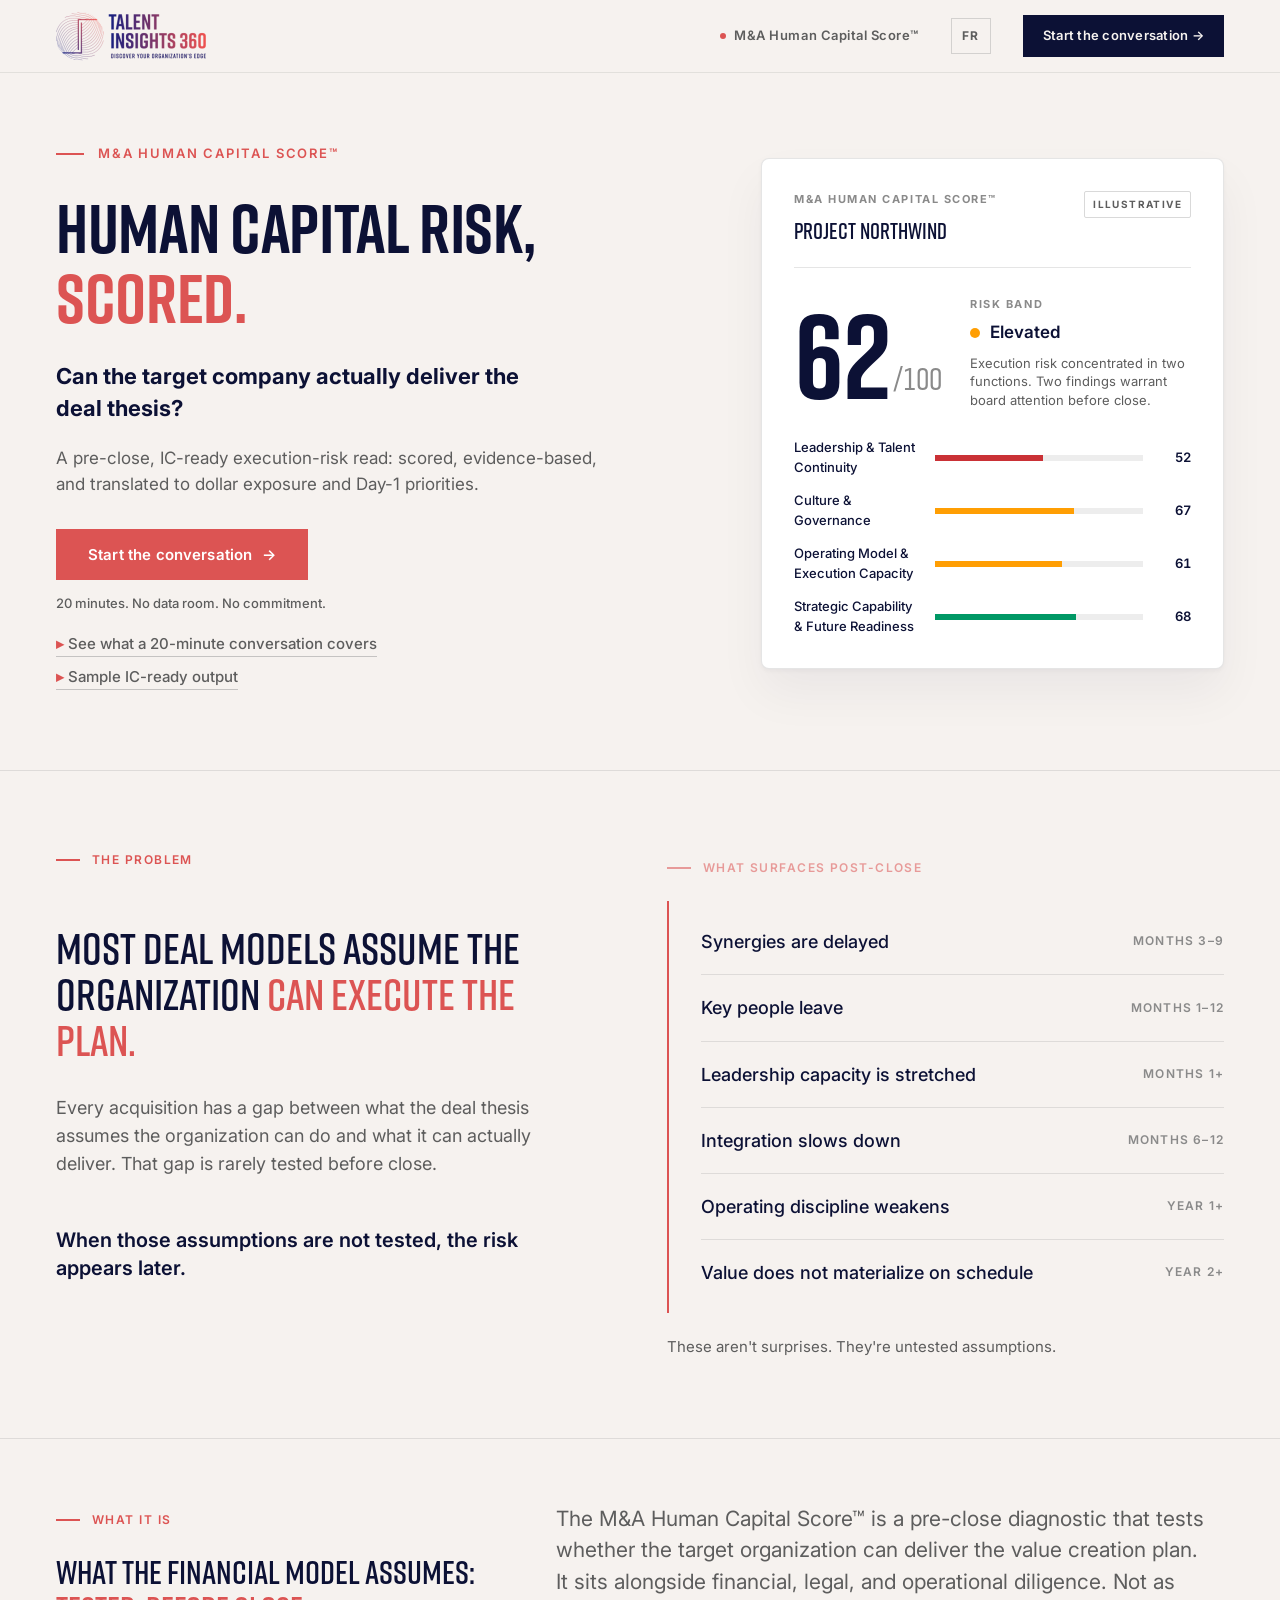
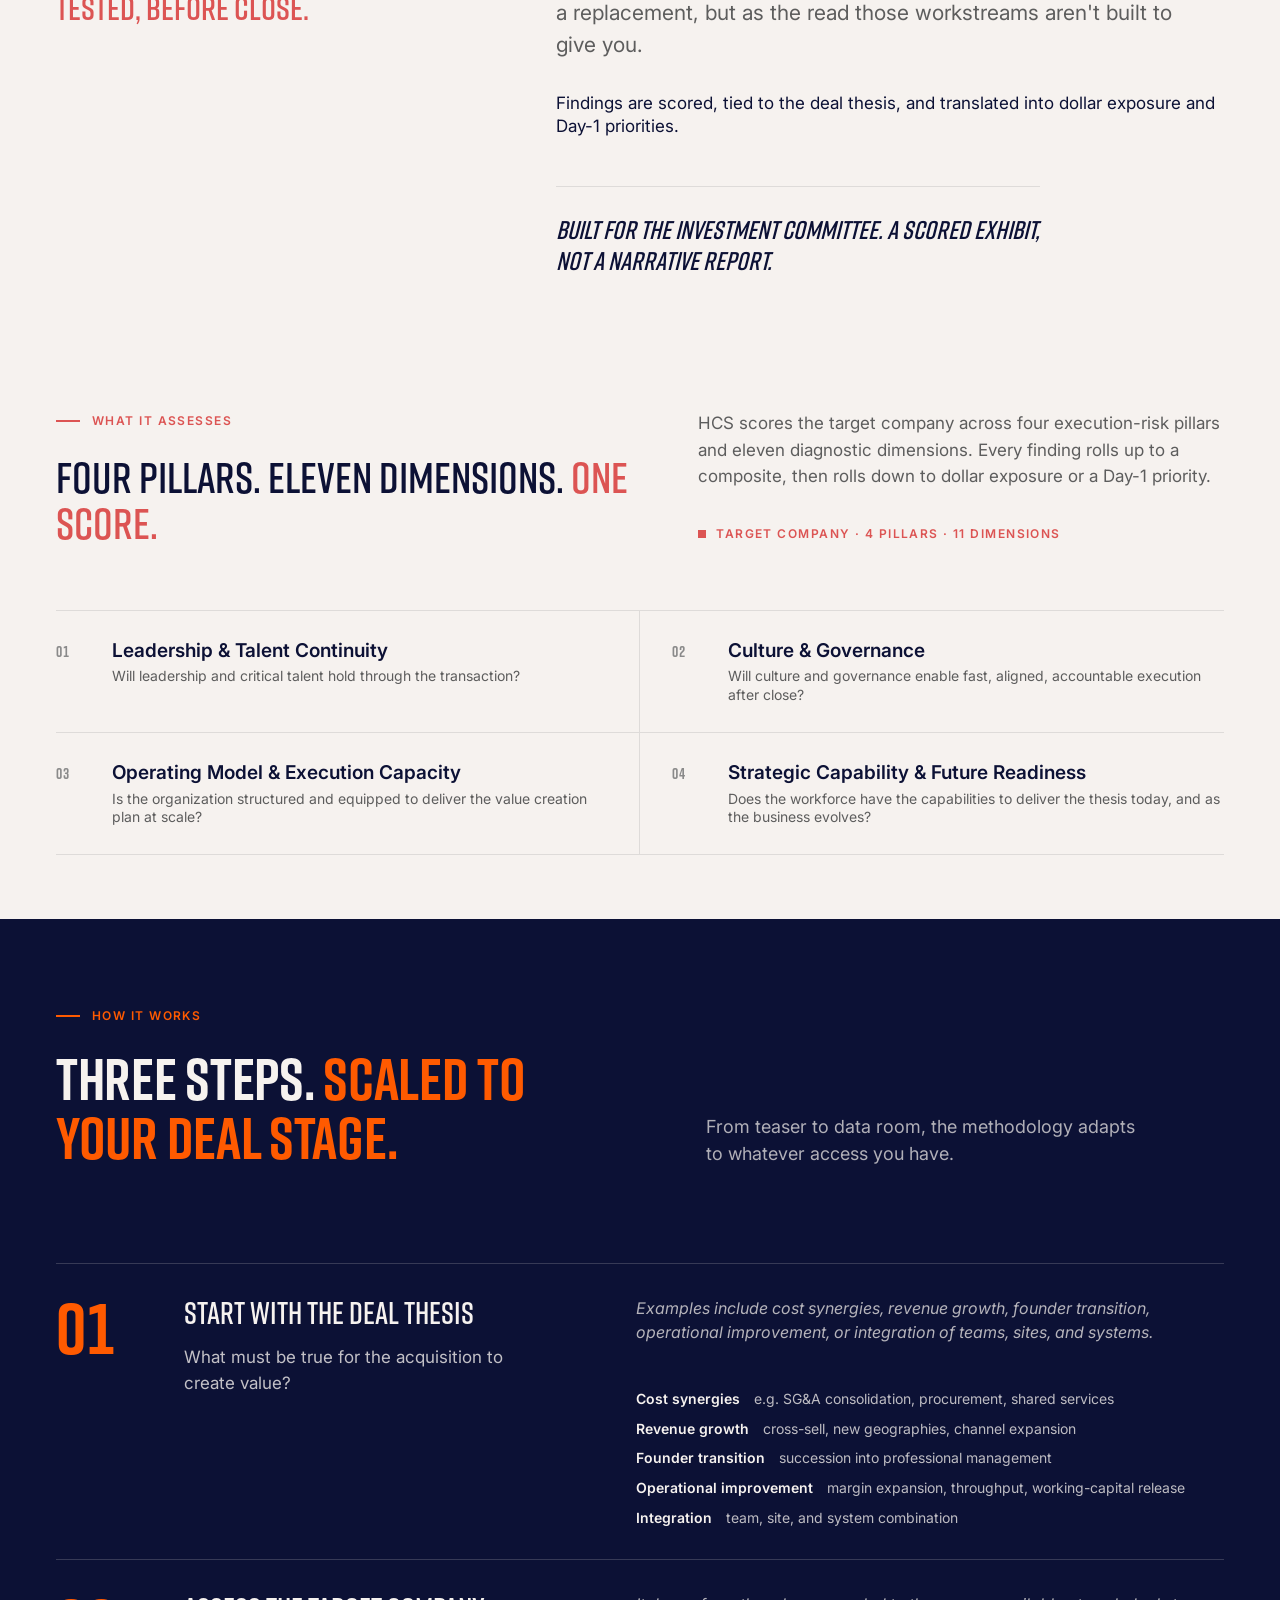
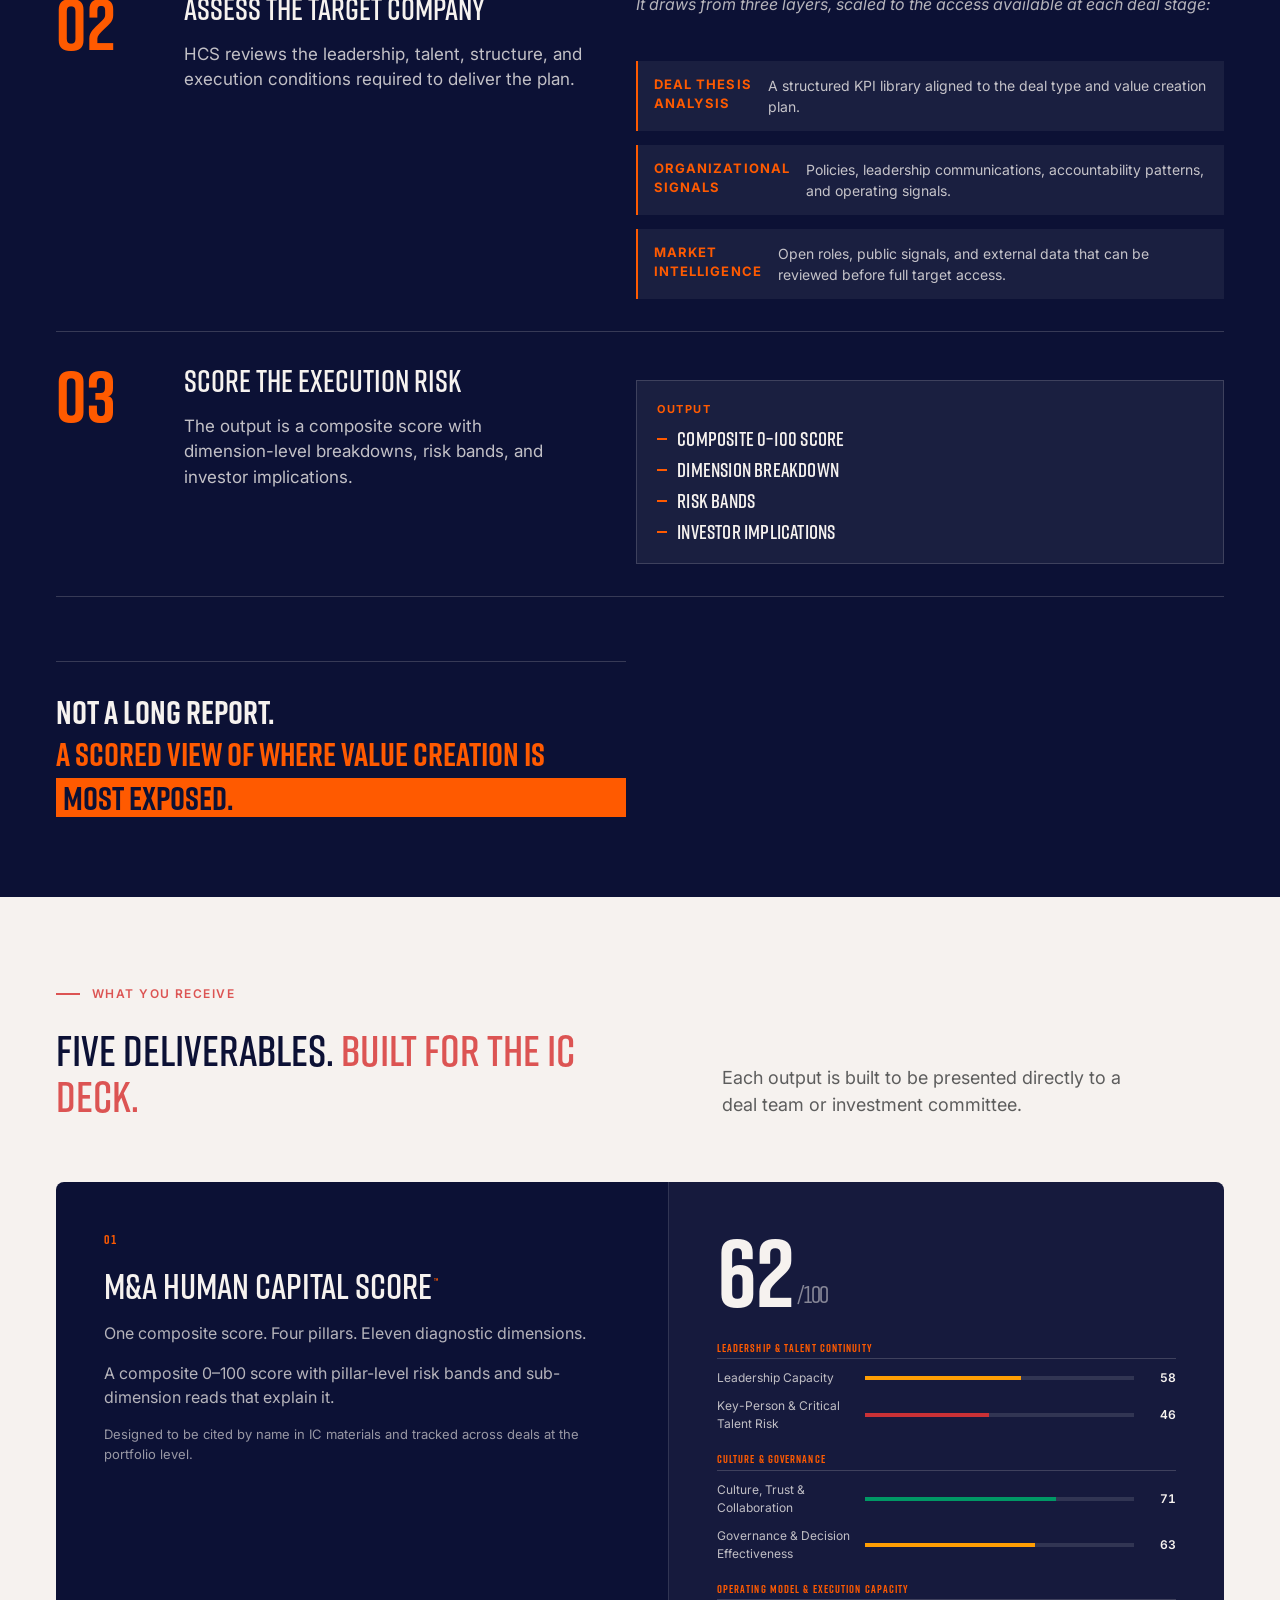
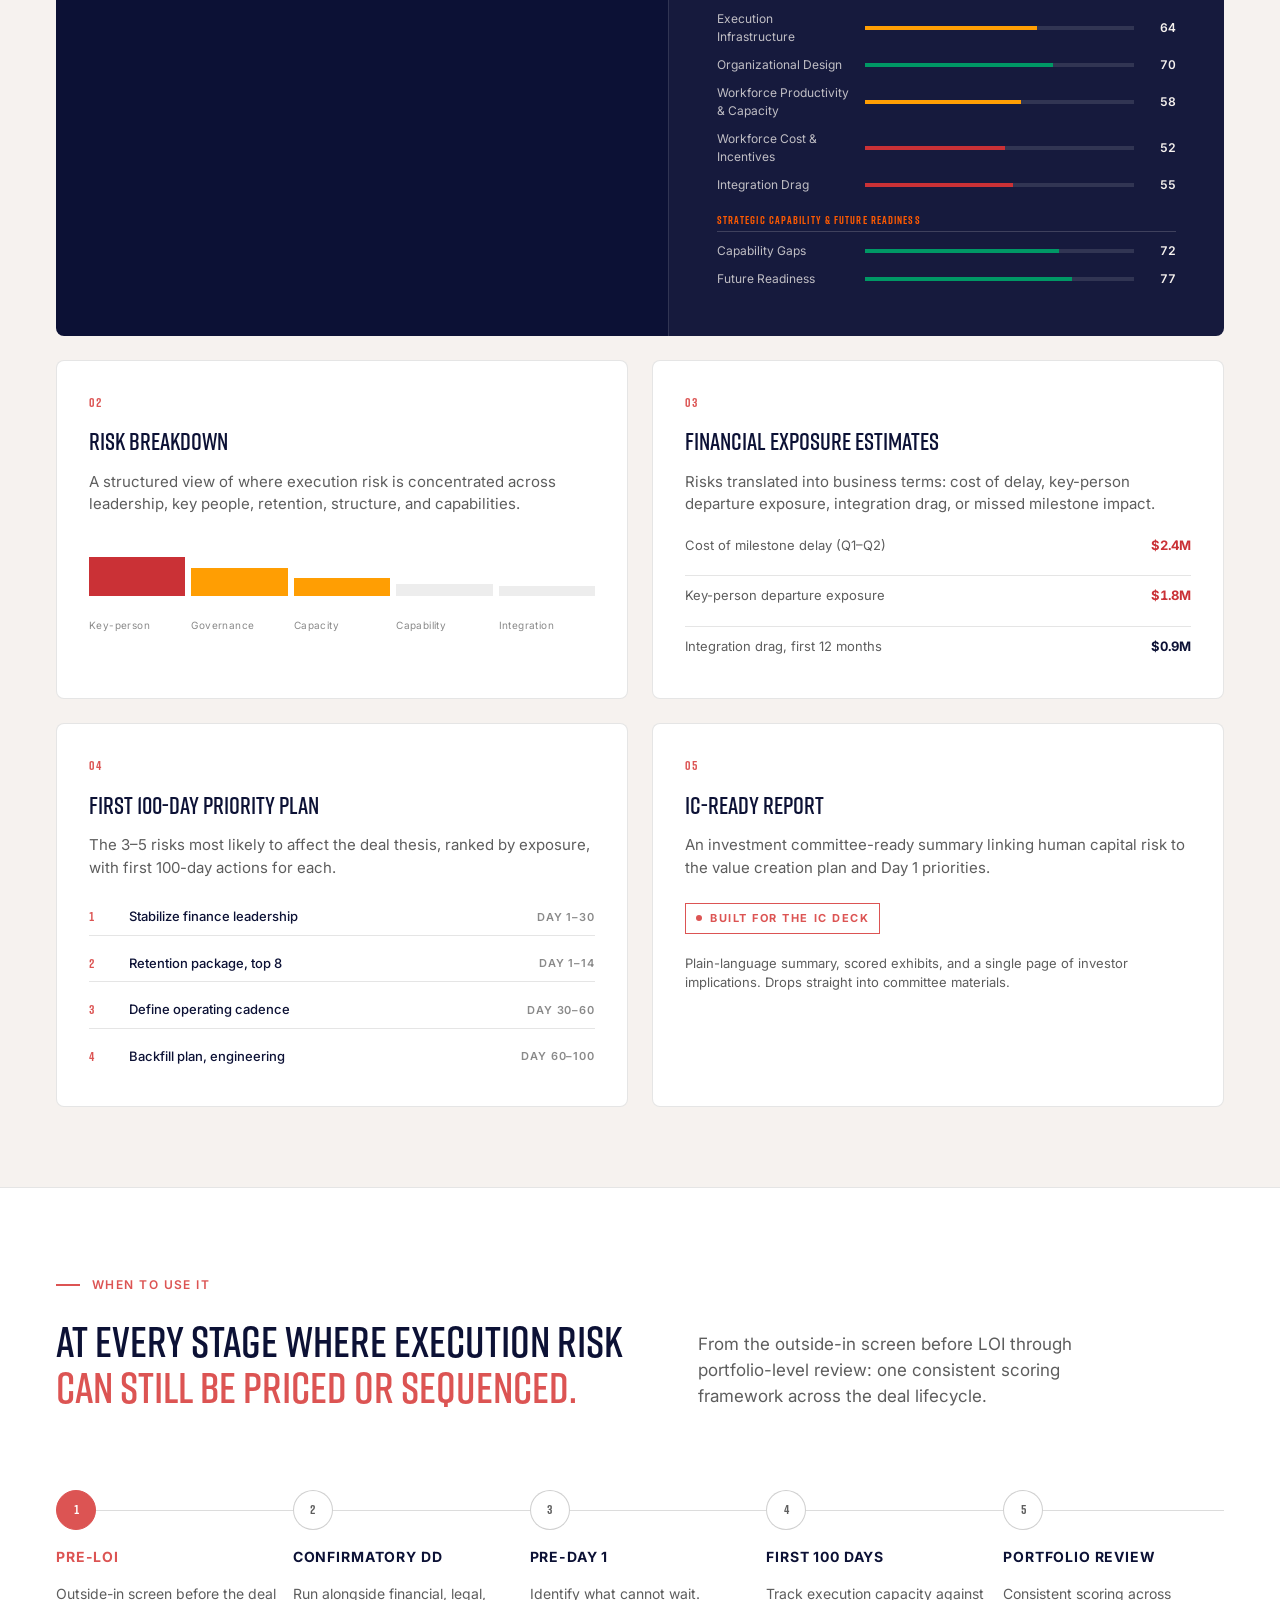
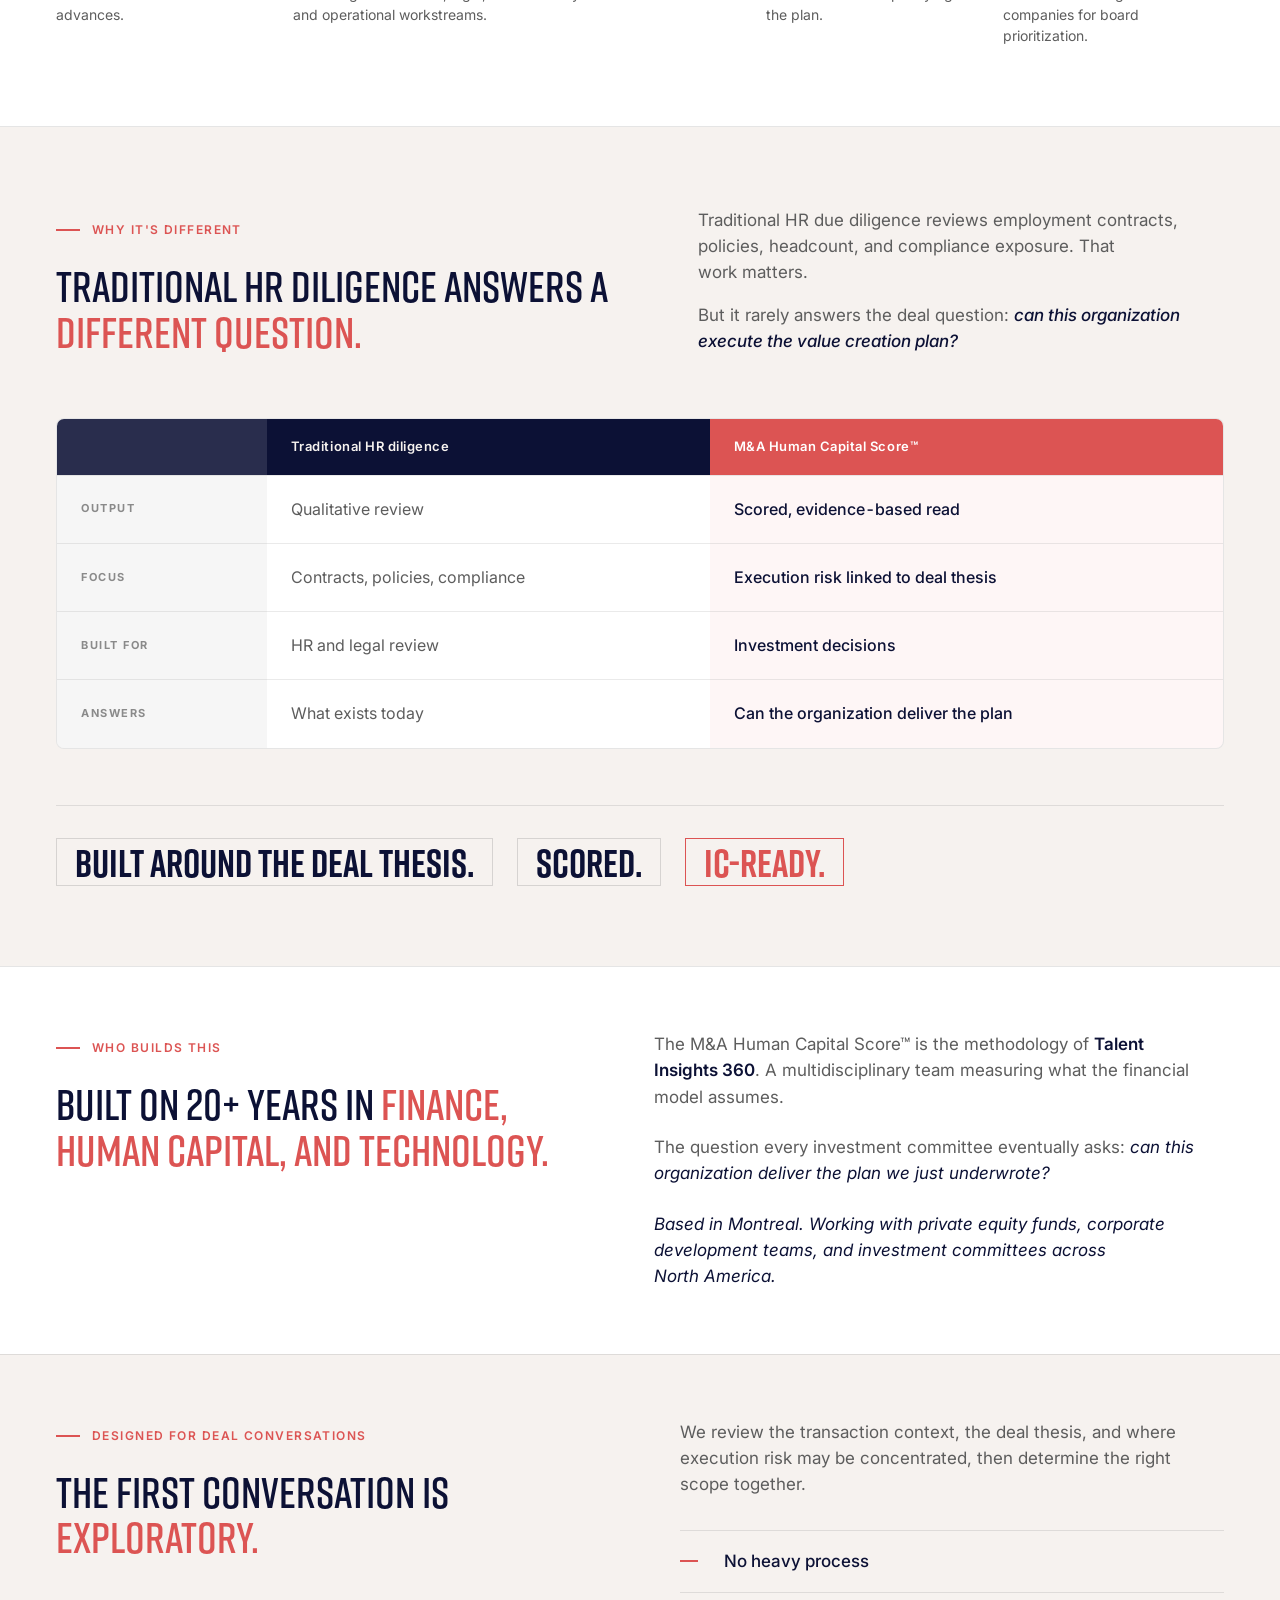
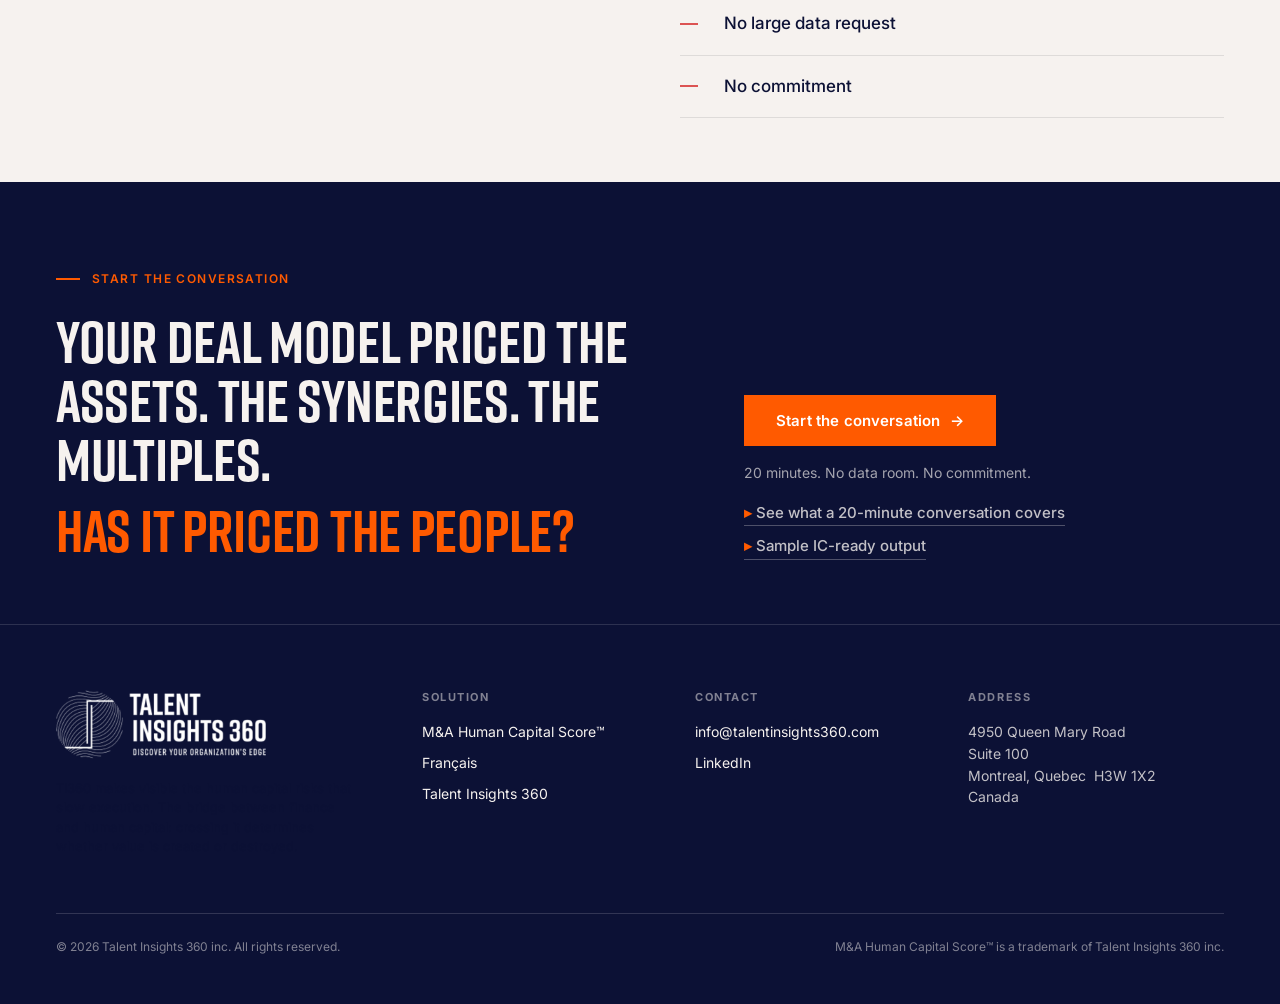
<file: index.html>
<!doctype html>
<html lang="en">
<head>
<meta charset="utf-8" />
<meta name="viewport" content="width=device-width,initial-scale=1" />
<!-- Production URL: update hrefs below if this page is served from another domain or path. -->
<title>M&amp;A Human Capital Score™ | Human Capital Due Diligence for PE &amp; M&amp;A</title>
<meta name="description" content="Score M&amp;A human capital execution risk before close. IC-ready diligence on leadership, culture, operating model, and strategic readiness for private equity firms and deal teams. Talent Insights 360." />
<meta name="robots" content="index, follow, max-image-preview:large, max-snippet:-1, max-video-preview:-1" />
<meta name="googlebot" content="index, follow" />
<meta name="author" content="Talent Insights 360" />
<meta name="theme-color" content="#0C1135" />
<link rel="canonical" href="https://talentinsights360.com/" />
<link rel="alternate" hreflang="en" href="https://talentinsights360.com/" />
<link rel="alternate" hreflang="fr" href="https://talentinsights360.com/fr/" />
<link rel="alternate" hreflang="x-default" href="https://talentinsights360.com/" />
<link rel="sitemap" type="application/xml" title="Sitemap" href="/sitemap.xml" />
<link rel="preconnect" href="https://fonts.googleapis.com" />
<link rel="preconnect" href="https://fonts.gstatic.com" crossorigin />
<meta property="og:type" content="website" />
<meta property="og:site_name" content="Talent Insights 360" />
<meta property="og:title" content="M&amp;A Human Capital Score™ | Human Capital Due Diligence for PE &amp; M&amp;A" />
<meta property="og:description" content="Score M&amp;A human capital execution risk before close. IC-ready diligence on leadership, culture, operating model, and strategic readiness for private equity firms and deal teams." />
<meta property="og:url" content="https://talentinsights360.com/" />
<meta property="og:image" content="https://talentinsights360.com/assets/logo-horizontal.png" />
<meta property="og:image:alt" content="Talent Insights 360 — M&amp;A Human Capital Score for private equity and M&amp;A due diligence" />
<meta property="og:locale" content="en_US" />
<meta property="og:locale:alternate" content="fr_CA" />
<meta name="twitter:card" content="summary_large_image" />
<meta name="twitter:title" content="M&amp;A Human Capital Score™ | Human Capital Due Diligence for PE &amp; M&amp;A" />
<meta name="twitter:description" content="Score M&amp;A human capital execution risk before close. IC-ready diligence for private equity firms and deal teams." />
<meta name="twitter:image" content="https://talentinsights360.com/assets/logo-horizontal.png" />
<meta name="twitter:image:alt" content="Talent Insights 360 — M&amp;A Human Capital Score" />
<script type="application/ld+json">
{
  "@context": "https://schema.org",
  "@graph": [
    {
      "@type": "Organization",
      "@id": "https://talentinsights360.com/#organization",
      "name": "Talent Insights 360",
      "url": "https://talentinsights360.com/",
      "logo": "https://talentinsights360.com/assets/logo-horizontal.png",
      "email": "info@talentinsights360.com",
      "address": {
        "@type": "PostalAddress",
        "streetAddress": "4950 Queen Mary Road, Suite 100",
        "addressLocality": "Montreal",
        "addressRegion": "QC",
        "postalCode": "H3W 1X2",
        "addressCountry": "CA"
      },
      "sameAs": [
        "https://www.linkedin.com/company/talent-insights-360/"
      ]
    },
    {
      "@type": "WebSite",
      "@id": "https://talentinsights360.com/#website",
      "url": "https://talentinsights360.com/",
      "name": "M&amp;A Human Capital Score™",
      "publisher": { "@id": "https://talentinsights360.com/#organization" },
      "inLanguage": ["en", "fr"]
    },
    {
      "@type": "WebPage",
      "@id": "https://talentinsights360.com/#webpage",
      "url": "https://talentinsights360.com/",
      "name": "M&amp;A Human Capital Score™ | Human Capital Due Diligence for PE &amp; M&amp;A",
      "description": "Score M&amp;A human capital execution risk before close. IC-ready diligence on leadership, culture, operating model, and strategic readiness for private equity firms and deal teams.",
      "isPartOf": { "@id": "https://talentinsights360.com/#website" },
      "about": { "@id": "https://talentinsights360.com/#service" },
      "inLanguage": "en"
    },
    {
      "@type": "Service",
      "@id": "https://talentinsights360.com/#service",
      "name": "M&amp;A Human Capital Score™",
      "description": "Structured human capital execution-risk assessment for M&amp;A: leadership, culture, operating model, and strategic readiness scored before close, with IC-ready deliverables.",
      "provider": { "@id": "https://talentinsights360.com/#organization" },
      "areaServed": "Worldwide",
      "audience": {
        "@type": "Audience",
        "audienceType": "Private equity firms, corporate development teams, and M&amp;A advisors"
      },
      "serviceType": "Human capital due diligence for mergers and acquisitions"
    },
    {
      "@type": "FAQPage",
      "@id": "https://talentinsights360.com/#faq",
      "mainEntity": [
        {
          "@type": "Question",
          "name": "What is the M&amp;A Human Capital Score?",
          "acceptedAnswer": {
            "@type": "Answer",
            "text": "The M&amp;A Human Capital Score™ is a structured, pre-close assessment that scores leadership, culture, operating model, and strategic readiness against your deal thesis, with evidence-based outputs for investment committees."
          }
        },
        {
          "@type": "Question",
          "name": "Who is the M&amp;A Human Capital Score for?",
          "acceptedAnswer": {
            "@type": "Answer",
            "text": "It is built for private equity firms, corporate development teams, and M&amp;A advisors who need an IC-ready read on whether the target can execute the value creation plan."
          }
        },
        {
          "@type": "Question",
          "name": "When should human capital diligence run in a deal?",
          "acceptedAnswer": {
            "@type": "Answer",
            "text": "From early diligence through pre-close and post-close integration planning, scaled to your deal stage, so people risk is tested before the investment committee approves the plan."
          }
        },
        {
          "@type": "Question",
          "name": "What deliverables does the assessment include?",
          "acceptedAnswer": {
            "@type": "Answer",
            "text": "A composite score, risk breakdown, financial exposure estimates, a first 100-day priority plan, and an IC-ready report designed for the investment committee deck."
          }
        }
      ]
    }
  ]
}
</script>
<link rel="icon" href="assets/logo-mark.svg" />
<link rel="stylesheet" href="colors_and_type.css" />
<style>
/* =========================================================================
   M&A Human Capital Score™ · Landing page
   Built on the TI360 design system (Inter + Rift, Navy/Beige/Crimson,
   square buttons, no gradients, no decorative iconography).
   Layout discipline kept tight: generous whitespace, one accent per section.
   ========================================================================= */

* { box-sizing: border-box; }
html, body { margin: 0; }
body {
  background: var(--ti-beige);
  color: var(--ti-navy);
  font-family: var(--font-sans);
  font-size: 17px;
  line-height: 1.5;
  -webkit-font-smoothing: antialiased;
}
img { display: block; max-width: 100%; }
a { color: inherit; }

/* ----- Skip link + keyboard focus (a11y) ----- */
.skip-link {
  position: absolute;
  width: 1px;
  height: 1px;
  padding: 0;
  margin: -1px;
  overflow: hidden;
  clip: rect(0, 0, 0, 0);
  white-space: nowrap;
  border: 0;
}
.skip-link:focus {
  position: fixed;
  width: auto;
  height: auto;
  margin: 0;
  clip: auto;
  overflow: visible;
  white-space: normal;
  left: 16px;
  top: 16px;
  z-index: 10000;
  padding: 14px 20px;
  background: var(--ti-navy);
  color: var(--ti-beige);
  font-family: var(--font-sans);
  font-weight: 600;
  font-size: 15px;
  text-decoration: none;
  box-shadow: 0 4px 24px rgba(12, 17, 53, 0.25);
}
main#main:focus {
  outline: none;
}
main#main:focus-visible {
  outline: 3px solid var(--ti-cobalt);
  outline-offset: 8px;
}
:focus:not(:focus-visible) {
  outline: none;
}
a:focus-visible,
button:focus-visible,
input:focus-visible,
select:focus-visible,
textarea:focus-visible,
summary:focus-visible,
[tabindex]:not([tabindex="-1"]):focus-visible {
  outline: 3px solid var(--ti-cobalt);
  outline-offset: 3px;
}
.btn:focus-visible {
  outline-color: var(--ti-navy);
  outline-offset: 2px;
}
.btn--ghost:focus-visible {
  outline-color: var(--ti-crimson);
}
.nav__cta:focus-visible {
  outline: 3px solid var(--ti-beige);
  outline-offset: 2px;
}
.nav__lang:focus-visible {
  outline-color: var(--ti-crimson);
  outline-offset: 2px;
}
#tweaks-panel .tw-seg button:focus-visible {
  outline-offset: 2px;
  position: relative;
}

/* ----- Container + grid ----- */
.container {
  width: 100%;
  max-width: 1280px;
  margin: 0 auto;
  padding: 0 56px;
}
@media (max-width: 840px) {
  .container { padding: 0 28px; }
}

/* ----- Section rhythm ----- */
section {
  padding: 96px 0;
  position: relative;
}
section.tight  { padding: 64px 0; }
section.loose  { padding: 128px 0; }

.section-eyebrow {
  font-family: var(--font-sans);
  font-size: 12px;
  font-weight: 600;
  letter-spacing: 0.12em;
  text-transform: uppercase;
  color: var(--ti-crimson);
  display: inline-flex;
  align-items: center;
  gap: 12px;
  margin-bottom: 24px;
}
.section-eyebrow::before {
  content: "";
  display: inline-block;
  width: 24px;
  height: 2px;
  background: var(--ti-crimson);
}

/* Big editorial heading: Rift, sentence case for narrative, uppercase reserved for badges */
.display {
  font-family: var(--font-display);
  font-weight: 700;
  font-size: clamp(44px, 5.4vw, 86px);
  line-height: 1.02;
  letter-spacing: -0.005em;
  color: var(--ti-navy);
  margin: 0;
  text-transform: uppercase;
}
.display .accent { color: var(--ti-crimson); }

.h-rift {
  font-family: var(--font-display);
  font-weight: 600;
  font-size: clamp(32px, 3.4vw, 52px);
  line-height: 1.05;
  letter-spacing: 0;
  color: var(--ti-navy);
  margin: 0;
  text-transform: uppercase;
}
.h-rift .accent { color: var(--ti-crimson); }

.h-section {
  font-family: var(--font-display);
  font-weight: 600;
  font-size: clamp(28px, 2.6vw, 40px);
  line-height: 1.1;
  letter-spacing: 0;
  margin: 0;
  text-transform: uppercase;
}
.h-section .accent { color: var(--ti-crimson); }

.lede {
  font-family: var(--font-sans);
  font-size: 21px;
  line-height: 1.5;
  color: var(--ti-graphite);
  margin: 0;
  max-width: 60ch;
  text-wrap: pretty;
}
.lede strong { color: var(--ti-navy); font-weight: 600; }

p { margin: 0 0 16px; max-width: 64ch; text-wrap: pretty; }
p:last-child { margin-bottom: 0; }

.muted { color: var(--ti-graphite); }

/* ----- Button ----- */
.btn {
  display: inline-flex;
  align-items: center;
  gap: 10px;
  font-family: var(--font-sans);
  font-weight: 600;
  font-size: 15px;
  letter-spacing: 0.01em;
  padding: 18px 32px;
  border: 0;
  border-radius: 0;
  background: var(--ti-crimson);
  color: var(--ti-ivory);
  cursor: pointer;
  transition: background 300ms cubic-bezier(0.2,0.6,0.2,1), transform 300ms cubic-bezier(0.2,0.6,0.2,1);
  text-decoration: none;
  line-height: 1;
}
.btn:hover { background: var(--ti-cobalt); }
.btn .arr {
  display: inline-block;
  transition: transform 300ms cubic-bezier(0.2,0.6,0.2,1);
}
.btn:hover .arr { transform: translateX(4px); }
.btn--ghost {
  background: transparent;
  color: var(--ti-navy);
  box-shadow: inset 0 0 0 1.5px var(--ti-navy);
}
.btn--ghost:hover { background: var(--ti-navy); color: var(--ti-beige); }
.btn-caption {
  display: block;
  margin-top: 14px;
  font-size: 13px;
  color: var(--ti-graphite);
  font-weight: 500;
}

/* =========================================================================
   NAV
   ========================================================================= */
.nav {
  position: sticky;
  top: 0;
  z-index: 50;
  background: color-mix(in srgb, var(--ti-beige) 92%, transparent);
  backdrop-filter: saturate(140%) blur(8px);
  border-bottom: 1px solid color-mix(in srgb, var(--ti-smoke) 18%, transparent);
}
.nav__inner {
  display: flex;
  align-items: center;
  justify-content: space-between;
  height: 72px;
}
.nav__logo { height: 50px; width: 150px; display: block; }
.nav__right {
  display: flex;
  align-items: center;
  gap: 32px;
}
.nav__product {
  font-size: 13px;
  font-weight: 600;
  letter-spacing: 0.04em;
  color: var(--ti-graphite);
  display: inline-flex;
  align-items: center;
  gap: 8px;
}
.nav__product .dot {
  width: 6px; height: 6px; border-radius: 50%;
  background: var(--ti-crimson);
  display: inline-block;
}
.nav__cta {
  background: var(--ti-navy);
  color: var(--ti-beige);
  padding: 11px 20px;
  font-size: 13px;
  font-weight: 600;
  letter-spacing: 0.02em;
  text-decoration: none;
  transition: background 300ms cubic-bezier(0.2,0.6,0.2,1);
}
.nav__cta:hover { background: var(--ti-crimson); }
.nav__lang {
  font-size: 12px;
  font-weight: 700;
  letter-spacing: 0.12em;
  color: var(--ti-graphite);
  text-decoration: none;
  padding: 8px 10px;
  border: 1px solid color-mix(in srgb, var(--ti-smoke) 32%, transparent);
  transition: color 200ms, border-color 200ms;
}
.nav__lang:hover { color: var(--ti-crimson); border-color: var(--ti-crimson); }
@media (max-width: 720px) {
  .nav__product { display: none; }
}

/* =========================================================================
   HERO
   ========================================================================= */
.hero {
  padding: 72px 0 112px;
  position: relative;
}
.hero__grid {
  display: grid;
  grid-template-columns: minmax(0, 1.35fr) minmax(0, 1fr);
  gap: 80px;
  align-items: start;
}
@media (min-width: 981px) {
  .hero__grid {
    align-items: center;
  }
}
@media (max-width: 980px) {
  .hero__grid { grid-template-columns: 1fr; gap: 56px; }
}
.hero__product {
  font-size: 13px;
  font-weight: 600;
  letter-spacing: 0.14em;
  text-transform: uppercase;
  color: var(--ti-crimson);
  margin-bottom: 28px;
  display: inline-flex;
  align-items: center;
  gap: 14px;
}
.hero__product::before {
  content: "";
  display: inline-block; width: 28px; height: 2px;
  background: var(--ti-crimson);
}
.hero__lede {
  margin-top: 28px;
  font-size: 22px;
  line-height: 1.45;
  color: var(--ti-navy);
  max-width: 36ch;
  font-weight: 500;
}
.hero__lede strong {
  font-weight: 700;
}
.hero__body {
  margin-top: 20px;
  font-size: 17px;
  line-height: 1.55;
  color: var(--ti-graphite);
  max-width: 50ch;
}
.hero__cta {
  margin-top: 32px;
  display: flex;
  flex-direction: column;
  align-items: flex-start;
}
.hero__secondary {
  margin-top: 20px;
  display: flex;
  flex-direction: column;
  align-items: flex-start;
  gap: 10px;
  max-width: 50ch;
}
.hero__secondary-link {
  font-family: var(--font-sans);
  font-size: 15px;
  font-weight: 500;
  color: var(--ti-graphite);
  text-decoration: none;
  border-bottom: 1px solid color-mix(in srgb, var(--ti-smoke) 45%, transparent);
  padding-bottom: 2px;
  transition: color 200ms ease, border-color 200ms ease;
  line-height: 1.35;
}
.hero__secondary-link::before {
  content: "▸ ";
  color: var(--ti-crimson);
  font-weight: 600;
}
.hero__secondary-link:hover {
  color: var(--ti-navy);
  border-bottom-color: var(--ti-crimson);
}

/* Hero: sample score card. The product IS the imagery. */
.score-card {
  background: var(--ti-ivory);
  border: 1px solid color-mix(in srgb, var(--ti-smoke) 22%, transparent);
  border-radius: 8px;
  padding: 32px;
  box-shadow: 0 2px 4px rgba(12,17,53,0.04), 0 24px 48px rgba(12,17,53,0.05);
  display: flex;
  flex-direction: column;
  gap: 28px;
  position: relative;
}
.score-card__head {
  display: flex;
  align-items: flex-start;
  justify-content: space-between;
  gap: 16px;
  padding-bottom: 20px;
  border-bottom: 1px solid color-mix(in srgb, var(--ti-smoke) 22%, transparent);
}
.score-card__title-block { display: flex; flex-direction: column; gap: 6px; }
.score-card__eyebrow {
  font-size: 11px;
  font-weight: 700;
  letter-spacing: 0.14em;
  text-transform: uppercase;
  color: var(--ti-smoke);
}
.score-card__title {
  font-family: var(--font-display);
  font-size: 22px;
  font-weight: 600;
  letter-spacing: 0;
  text-transform: uppercase;
  color: var(--ti-navy);
}
.score-card__sample {
  font-size: 10px;
  font-weight: 700;
  letter-spacing: 0.14em;
  text-transform: uppercase;
  color: var(--ti-graphite);
  padding: 5px 8px;
  border: 1px solid color-mix(in srgb, var(--ti-smoke) 32%, transparent);
  border-radius: 2px;
  flex-shrink: 0;
  white-space: nowrap;
}
.score-card__hero {
  display: grid;
  grid-template-columns: auto 1fr;
  gap: 28px;
  align-items: center;
}
.score-card__value {
  font-family: var(--font-display);
  font-size: 120px;
  font-weight: 700;
  line-height: 0.85;
  letter-spacing: -0.02em;
  color: var(--ti-navy);
  font-variant-numeric: tabular-nums;
  display: flex;
  align-items: flex-end;
  gap: 4px;
}
.score-card__value .unit {
  font-size: 32px;
  font-weight: 500;
  color: var(--ti-smoke);
  letter-spacing: 0;
  padding-bottom: 12px;
}
.score-card__band {
  display: flex;
  flex-direction: column;
  gap: 8px;
}
.score-card__band-label {
  font-size: 11px;
  font-weight: 700;
  letter-spacing: 0.14em;
  text-transform: uppercase;
  color: var(--ti-smoke);
}
.score-card__band-value {
  font-family: var(--font-sans);
  font-size: 17px;
  font-weight: 600;
  color: var(--ti-navy);
  display: inline-flex;
  align-items: center;
  gap: 10px;
}
.score-card__band-pip {
  width: 10px; height: 10px;
  background: var(--ti-tangerine);
  border-radius: 50%;
}
.score-card__band-note {
  font-size: 13px;
  color: var(--ti-graphite);
  line-height: 1.45;
}
.score-card__rows {
  display: flex;
  flex-direction: column;
  gap: 14px;
}
.dim-row {
  display: grid;
  grid-template-columns: minmax(120px, 1.2fr) minmax(0, 2fr) auto;
  gap: 16px;
  align-items: center;
  font-size: 13px;
}
.dim-row__name {
  font-weight: 500;
  color: var(--ti-navy);
}
.dim-row__bar {
  position: relative;
  height: 6px;
  background: var(--ti-platinum);
  border-radius: 0;
  overflow: hidden;
}
.dim-row__fill {
  position: absolute;
  inset: 0 auto 0 0;
  background: var(--ti-navy);
  border-radius: 0;
}
.dim-row__fill--high { background: var(--ti-burgundy); }
.dim-row__fill--med  { background: var(--ti-tangerine); }
.dim-row__fill--low  { background: var(--ti-emerald); }
.dim-row__score {
  font-variant-numeric: tabular-nums;
  font-weight: 600;
  color: var(--ti-navy);
  min-width: 32px;
  text-align: right;
}

/* =========================================================================
   "WHAT IT IS": single statement, calm pause after hero
   ========================================================================= */
.what-it-is {
  padding: 96px 0;
  border-top: 1px solid color-mix(in srgb, var(--ti-smoke) 22%, transparent);
}
.what-it-is__grid {
  display: grid;
  grid-template-columns: minmax(0, min(420px, 38vw)) minmax(0, 1fr);
  gap: 80px;
  align-items: start;
}
@media (max-width: 840px) {
  .what-it-is__grid { grid-template-columns: 1fr; gap: 32px; }
}
.what-it-is__body { display: flex; flex-direction: column; gap: 32px; }
.what-it-is__question {
  font-family: var(--font-display);
  font-weight: 700;
  font-size: clamp(32px, 3.4vw, 48px);
  line-height: 1.06;
  letter-spacing: -0.005em;
  color: var(--ti-navy);
  text-transform: uppercase;
  padding-top: 28px;
  border-top: 1px solid color-mix(in srgb, var(--ti-smoke) 22%, transparent);
  max-width: 22ch;
}
.what-it-is__question .accent { color: var(--ti-crimson); }
.what-it-is__kicker {
  font-family: var(--font-display);
  font-weight: 600;
  font-size: clamp(20px, 2vw, 28px);
  line-height: 1.2;
  letter-spacing: 0;
  color: var(--ti-navy);
  margin: 0;
  padding-top: 28px;
  border-top: 1px solid color-mix(in srgb, var(--ti-smoke) 22%, transparent);
  max-width: 44ch;
  text-transform: none;
}
.what-it-is__kicker em {
  font-style: italic;
  font-weight: 600;
}
   ========================================================================= */
.assesses {
  padding: 96px 0;
  background: var(--ti-ivory);
  border-top: 1px solid color-mix(in srgb, var(--ti-smoke) 22%, transparent);
  border-bottom: 1px solid color-mix(in srgb, var(--ti-smoke) 22%, transparent);
}
.assesses__head {
  display: grid;
  grid-template-columns: minmax(0, 1.1fr) minmax(0, 1fr);
  gap: 64px;
  align-items: end;
  margin-bottom: 64px;
}
@media (max-width: 840px) {
  .assesses__head { grid-template-columns: 1fr; gap: 24px; }
}
.assesses__intro p { color: var(--ti-graphite); font-size: 17px; line-height: 1.55; }
.assesses__intro .target-tag {
  display: inline-flex;
  align-items: center;
  gap: 10px;
  margin-top: 20px;
  font-size: 12px;
  font-weight: 600;
  letter-spacing: 0.12em;
  text-transform: uppercase;
  color: var(--ti-crimson);
}
.assesses__intro .target-tag::before {
  content: "";
  width: 8px; height: 8px; background: var(--ti-crimson); border-radius: 0;
}

.dim-list {
  display: grid;
  grid-template-columns: repeat(2, 1fr);
  gap: 0;
  border-top: 1px solid color-mix(in srgb, var(--ti-smoke) 22%, transparent);
}
@media (max-width: 720px) {
  .dim-list { grid-template-columns: 1fr; }
}
.dim {
  display: grid;
  grid-template-columns: auto 1fr;
  gap: 28px;
  align-items: baseline;
  padding: 28px 0;
  border-bottom: 1px solid color-mix(in srgb, var(--ti-smoke) 22%, transparent);
}
.dim:nth-child(odd) { padding-right: 32px; border-right: 1px solid color-mix(in srgb, var(--ti-smoke) 22%, transparent); }
.dim:nth-child(even) { padding-left: 32px; }
@media (max-width: 720px) {
  .dim:nth-child(odd) { padding-right: 0; border-right: 0; }
  .dim:nth-child(even) { padding-left: 0; }
}
.dim__num {
  font-family: var(--font-display);
  font-size: 15px;
  font-weight: 700;
  letter-spacing: 0.08em;
  color: var(--ti-smoke);
  font-variant-numeric: tabular-nums;
  min-width: 28px;
}
.dim__name {
  font-family: var(--font-sans);
  font-size: 19px;
  font-weight: 600;
  color: var(--ti-navy);
  line-height: 1.3;
}
.dim__hint {
  display: block;
  font-size: 14px;
  font-weight: 400;
  color: var(--ti-graphite);
  margin-top: 4px;
}
.assesses__footnote {
  margin-top: 48px;
  font-size: 15px;
  color: var(--ti-graphite);
  max-width: 70ch;
}

/* =========================================================================
   "THE PROBLEM"
   ========================================================================= */
.problem {
  padding: 128px 0;
  border-top: 1px solid color-mix(in srgb, var(--ti-smoke) 22%, transparent);
}
.problem__grid {
  display: grid;
  grid-template-columns: minmax(0, 1fr) minmax(0, 1.05fr);
  gap: 80px;
  align-items: start;
}
@media (max-width: 980px) {
  .problem__grid { grid-template-columns: 1fr; gap: 56px; }
}
.problem__copy { display: flex; flex-direction: column; gap: 32px; }
.problem__copy p { font-size: 18px; line-height: 1.55; color: var(--ti-graphite); }
.problem__copy .one-line {
  font-family: var(--font-sans);
  font-size: 20px;
  font-weight: 600;
  color: var(--ti-navy);
  line-height: 1.4;
  max-width: 38ch;
}

.consequences {
  border-left: 2px solid var(--ti-crimson);
  padding: 8px 0 8px 32px;
  display: flex;
  flex-direction: column;
  gap: 0;
}
.consequence {
  padding: 20px 0;
  border-bottom: 1px solid color-mix(in srgb, var(--ti-smoke) 22%, transparent);
  font-size: 18px;
  font-weight: 500;
  color: var(--ti-navy);
  line-height: 1.4;
  display: grid;
  grid-template-columns: 1fr auto;
  gap: 16px;
  align-items: center;
}
.consequence:last-child { border-bottom: 0; }
.consequence__meta {
  font-size: 12px;
  font-weight: 600;
  letter-spacing: 0.1em;
  text-transform: uppercase;
  color: var(--ti-smoke);
  white-space: nowrap;
}

/* =========================================================================
   "HOW IT WORKS"
   ========================================================================= */
.how {
  background: var(--ti-navy);
  color: var(--ti-beige);
  padding: 128px 0;
}
.how__intro {
  display: grid;
  grid-template-columns: minmax(0, 1.1fr) minmax(0, 1fr);
  gap: 80px;
  align-items: end;
  margin-bottom: 96px;
}
@media (max-width: 840px) {
  .how__intro { grid-template-columns: 1fr; gap: 24px; }
}
.how__title {
  font-family: var(--font-display);
  font-weight: 700;
  font-size: clamp(40px, 4.6vw, 72px);
  line-height: 1.0;
  letter-spacing: -0.005em;
  color: var(--ti-beige);
  text-transform: uppercase;
  margin: 0;
}
.how__title .accent { color: var(--ti-flame); }
.how__sub {
  font-size: 18px;
  line-height: 1.5;
  color: color-mix(in srgb, var(--ti-beige) 70%, transparent);
  max-width: 40ch;
}
.how .section-eyebrow { color: var(--ti-flame); }
.how .section-eyebrow::before { background: var(--ti-flame); }

.steps {
  display: flex;
  flex-direction: column;
  gap: 0;
  border-top: 1px solid color-mix(in srgb, var(--ti-beige) 18%, transparent);
}
.step {
  display: grid;
  grid-template-columns: 80px minmax(0, 1.1fr) minmax(0, 1.6fr);
  gap: 48px;
  padding: 56px 0;
  border-bottom: 1px solid color-mix(in srgb, var(--ti-beige) 18%, transparent);
  align-items: start;
}
@media (max-width: 840px) {
  .step { grid-template-columns: 1fr; gap: 16px; padding: 40px 0; }
}
.step__num {
  font-family: var(--font-display);
  font-size: 72px;
  font-weight: 700;
  line-height: 0.85;
  color: var(--ti-flame);
  font-variant-numeric: tabular-nums;
}
.step__title {
  font-family: var(--font-display);
  font-weight: 600;
  font-size: clamp(24px, 2.4vw, 34px);
  line-height: 1.1;
  letter-spacing: 0;
  color: var(--ti-beige);
  text-transform: uppercase;
  margin: 0 0 16px;
}
.step__lead {
  font-size: 17px;
  color: color-mix(in srgb, var(--ti-beige) 78%, transparent);
  line-height: 1.5;
}
.step__body {
  display: flex;
  flex-direction: column;
  gap: 16px;
}
.step__body p {
  font-size: 16px;
  line-height: 1.55;
  color: color-mix(in srgb, var(--ti-beige) 72%, transparent);
}
.layers {
  display: flex;
  flex-direction: column;
  gap: 14px;
  margin-top: 12px;
}
.layer {
  display: grid;
  grid-template-columns: auto 1fr;
  gap: 16px;
  padding: 14px 16px;
  background: color-mix(in srgb, var(--ti-beige) 6%, transparent);
  border-left: 2px solid var(--ti-flame);
  border-radius: 0;
}
.layer__name {
  font-size: 13px;
  font-weight: 700;
  letter-spacing: 0.08em;
  text-transform: uppercase;
  color: var(--ti-flame);
  white-space: nowrap;
}
.layer__desc {
  font-size: 14px;
  line-height: 1.5;
  color: color-mix(in srgb, var(--ti-beige) 78%, transparent);
}
@media (max-width: 600px) {
  .layer { grid-template-columns: 1fr; gap: 4px; }
}

.step__output {
  margin-top: 16px;
  padding: 20px;
  background: color-mix(in srgb, var(--ti-beige) 6%, transparent);
  border: 1px solid color-mix(in srgb, var(--ti-beige) 16%, transparent);
}
.step__output-lbl {
  font-size: 11px;
  font-weight: 700;
  letter-spacing: 0.14em;
  text-transform: uppercase;
  color: var(--ti-flame);
  margin-bottom: 10px;
}
.step__output-val {
  font-family: var(--font-display);
  font-size: 24px;
  font-weight: 600;
  text-transform: uppercase;
  color: var(--ti-beige);
}
.step__output-list {
  list-style: none;
  margin: 0;
  padding: 0;
  display: flex;
  flex-direction: column;
  gap: 8px;
}
.step__output-list li {
  font-family: var(--font-display);
  font-size: 20px;
  font-weight: 600;
  text-transform: uppercase;
  letter-spacing: 0.01em;
  color: var(--ti-beige);
  line-height: 1.15;
  padding-left: 20px;
  position: relative;
}
.step__output-list li::before {
  content: "";
  position: absolute;
  left: 0;
  top: 0.55em;
  width: 10px;
  height: 2px;
  background: var(--ti-flame);
}

.step__data-list {
  display: flex;
  flex-direction: column;
  gap: 10px;
  margin-top: 12px;
}
.step__data-row {
  display: grid;
  grid-template-columns: auto 1fr;
  gap: 14px;
  font-size: 14px;
  color: color-mix(in srgb, var(--ti-beige) 76%, transparent);
  line-height: 1.4;
}
.step__data-row span:first-child {
  font-weight: 600;
  color: var(--ti-beige);
  font-variant-numeric: tabular-nums;
}

.how__goal {
  margin-top: 64px;
  padding-top: 32px;
  border-top: 1px solid color-mix(in srgb, var(--ti-beige) 18%, transparent);
  font-family: var(--font-display);
  font-size: clamp(28px, 2.6vw, 40px);
  font-weight: 700;
  line-height: 1.08;
  color: var(--ti-beige);
  text-transform: uppercase;
  letter-spacing: 0;
  max-width: 38ch;
  display: flex;
  flex-direction: column;
  gap: 6px;
}
.how__goal-lead { color: var(--ti-beige); }
.how__goal .accent { color: var(--ti-flame); font-weight: 700; }
.how__goal-hit {
  display: inline;
  background: var(--ti-flame);
  color: var(--ti-navy);
  padding: 0.04em 0.2em;
  box-decoration-break: clone;
  -webkit-box-decoration-break: clone;
}

/* =========================================================================
   "WHAT YOU RECEIVE": deliverables
   ========================================================================= */
.receive {
  padding: 128px 0;
}
.receive__head {
  display: grid;
  grid-template-columns: minmax(0, 1.2fr) minmax(0, 1fr);
  gap: 64px;
  align-items: end;
  margin-bottom: 64px;
}
@media (max-width: 840px) {
  .receive__head { grid-template-columns: 1fr; gap: 24px; }
}
.receive__intro {
  font-size: 18px;
  line-height: 1.5;
  color: var(--ti-graphite);
  max-width: 38ch;
}

.deliverables {
  display: grid;
  grid-template-columns: repeat(12, 1fr);
  gap: 24px;
}
@media (max-width: 980px) {
  .deliverables { grid-template-columns: 1fr; }
  .deliverables .deliv { grid-column: 1 / -1 !important; }
}
.deliv {
  background: var(--ti-ivory);
  border: 1px solid color-mix(in srgb, var(--ti-smoke) 22%, transparent);
  border-radius: 8px;
  padding: 32px;
  display: flex;
  flex-direction: column;
  gap: 16px;
  position: relative;
  transition: transform 300ms cubic-bezier(0.2,0.6,0.2,1), box-shadow 300ms cubic-bezier(0.2,0.6,0.2,1);
}
.deliv:hover {
  box-shadow: 0 4px 8px rgba(12,17,53,0.06), 0 24px 48px rgba(12,17,53,0.06);
}
.deliv__num {
  font-family: var(--font-display);
  font-size: 13px;
  font-weight: 700;
  letter-spacing: 0.14em;
  color: var(--ti-crimson);
  font-variant-numeric: tabular-nums;
  text-transform: uppercase;
}
.deliv__title {
  font-family: var(--font-display);
  font-weight: 600;
  font-size: 24px;
  line-height: 1.1;
  letter-spacing: 0;
  color: var(--ti-navy);
  text-transform: uppercase;
  margin: 0;
}
.deliv__title .tm {
  font-size: 11px;
  vertical-align: super;
  margin-left: 2px;
  color: var(--ti-crimson);
}
.deliv__desc {
  font-size: 15px;
  line-height: 1.5;
  color: var(--ti-graphite);
  margin: 0;
}

/* Layout: featured + 4 supporting */
.deliv--feature { grid-column: span 12; padding: 0; background: transparent; border: 0; }
.deliv--feature:hover { box-shadow: none; }
.deliv--feature .deliv__inner {
  display: grid;
  grid-template-columns: minmax(0, 1.1fr) minmax(0, 1fr);
  gap: 0;
  background: var(--ti-navy);
  color: var(--ti-beige);
  border-radius: 8px;
  overflow: hidden;
}
@media (max-width: 840px) {
  .deliv--feature .deliv__inner { grid-template-columns: 1fr; }
}
.deliv--feature .deliv__copy {
  padding: 48px;
  display: flex;
  flex-direction: column;
  gap: 16px;
}
.deliv--feature .deliv__num { color: var(--ti-flame); }
.deliv--feature .deliv__title { color: var(--ti-beige); font-size: 36px; }
.deliv--feature .deliv__title .tm { color: var(--ti-flame); }
.deliv--feature .deliv__desc { color: color-mix(in srgb, var(--ti-beige) 72%, transparent); font-size: 16px; }
.deliv--feature .deliv__viz {
  background: color-mix(in srgb, var(--ti-beige) 4%, transparent);
  padding: 48px;
  display: flex;
  flex-direction: column;
  justify-content: center;
  gap: 28px;
  border-left: 1px solid color-mix(in srgb, var(--ti-beige) 12%, transparent);
}
@media (max-width: 840px) {
  .deliv--feature .deliv__viz { border-left: 0; border-top: 1px solid color-mix(in srgb, var(--ti-beige) 12%, transparent); }
}
.deliv__hero-score {
  font-family: var(--font-display);
  font-size: 96px;
  font-weight: 700;
  line-height: 0.85;
  letter-spacing: -0.02em;
  color: var(--ti-beige);
  font-variant-numeric: tabular-nums;
  display: flex;
  align-items: flex-end;
  gap: 4px;
}
.deliv__hero-score .unit {
  font-size: 24px;
  font-weight: 500;
  color: color-mix(in srgb, var(--ti-beige) 50%, transparent);
  padding-bottom: 8px;
}
.deliv__dim-strip {
  display: flex;
  flex-direction: column;
  gap: 10px;
}
.deliv__dim-pillar {
  font-family: var(--font-display);
  font-size: 11px;
  font-weight: 700;
  letter-spacing: 0.1em;
  text-transform: uppercase;
  color: var(--ti-flame);
  padding-bottom: 2px;
  margin-top: 8px;
  border-bottom: 1px solid color-mix(in srgb, var(--ti-beige) 18%, transparent);
}
.deliv__dim-strip > .deliv__dim-pillar:first-child { margin-top: 0; }
.deliv__dim-row {
  display: grid;
  grid-template-columns: minmax(110px, 1fr) minmax(0, 2fr) auto;
  gap: 14px;
  align-items: center;
  font-size: 12px;
  color: color-mix(in srgb, var(--ti-beige) 76%, transparent);
}
.deliv__dim-bar {
  height: 4px;
  background: color-mix(in srgb, var(--ti-beige) 12%, transparent);
  position: relative;
}
.deliv__dim-fill {
  position: absolute; inset: 0 auto 0 0;
  background: var(--ti-beige);
}
.deliv__dim-fill.high { background: var(--ti-burgundy); }
.deliv__dim-fill.med  { background: var(--ti-tangerine); }
.deliv__dim-fill.pos  { background: var(--ti-emerald); }
.deliv__dim-score {
  font-variant-numeric: tabular-nums;
  font-weight: 600;
  color: var(--ti-beige);
  min-width: 28px;
  text-align: right;
}

.deliv--span6 { grid-column: span 6; }
.deliv--span3 { grid-column: span 6; }
@media (min-width: 981px) {
  .deliv--span6 { grid-column: span 6; }
  .deliv--span3 { grid-column: span 6; }
}

/* Per-card mini visuals */
.mini-bars {
  margin-top: 8px;
  display: grid;
  grid-template-columns: 1fr 1fr 1fr 1fr 1fr;
  gap: 6px;
  align-items: end;
  height: 56px;
}
.mini-bars span {
  background: var(--ti-platinum);
  width: 100%;
  display: block;
  border-radius: 0;
}
.mini-bars .b1 { height: 70%; background: var(--ti-burgundy); }
.mini-bars .b2 { height: 50%; background: var(--ti-tangerine); }
.mini-bars .b3 { height: 32%; background: var(--ti-tangerine); }
.mini-bars .b4 { height: 22%; background: var(--ti-platinum); color: var(--ti-smoke); }
.mini-bars .b5 { height: 18%; background: var(--ti-platinum); color: var(--ti-smoke); }
.mini-bars__labels {
  display: grid;
  grid-template-columns: 1fr 1fr 1fr 1fr 1fr;
  gap: 6px;
  font-size: 10px;
  color: var(--ti-smoke);
  margin-top: 6px;
  letter-spacing: 0.04em;
}

.exposure-list { display: flex; flex-direction: column; gap: 10px; margin-top: 4px; }
.exposure-row {
  display: grid;
  grid-template-columns: 1fr auto;
  gap: 12px;
  align-items: baseline;
  padding: 10px 0;
  border-top: 1px solid color-mix(in srgb, var(--ti-smoke) 22%, transparent);
  font-size: 13px;
}
.exposure-row:first-child { border-top: 0; padding-top: 0; }
.exposure-row__lbl { color: var(--ti-graphite); }
.exposure-row__val {
  font-family: var(--font-sans);
  font-weight: 700;
  font-variant-numeric: tabular-nums;
  color: var(--ti-navy);
}
.exposure-row__val.high { color: var(--ti-burgundy); }

.priorities { display: flex; flex-direction: column; gap: 10px; margin-top: 4px; }
.priority {
  display: grid;
  grid-template-columns: 28px 1fr auto;
  gap: 12px;
  align-items: center;
  font-size: 13px;
  padding: 8px 0;
  border-bottom: 1px solid color-mix(in srgb, var(--ti-smoke) 22%, transparent);
}
.priority:last-child { border-bottom: 0; }
.priority__num {
  font-family: var(--font-display);
  font-weight: 700;
  color: var(--ti-crimson);
  font-variant-numeric: tabular-nums;
}
.priority__lbl { color: var(--ti-navy); font-weight: 500; }
.priority__days {
  font-size: 11px;
  font-weight: 600;
  letter-spacing: 0.08em;
  color: var(--ti-smoke);
  text-transform: uppercase;
}

.ic-stamp {
  margin-top: 8px;
  display: inline-flex;
  align-items: center;
  gap: 8px;
  padding: 6px 10px;
  border: 1px solid var(--ti-crimson);
  font-size: 11px;
  font-weight: 700;
  letter-spacing: 0.14em;
  text-transform: uppercase;
  color: var(--ti-crimson);
  align-self: flex-start;
}
.ic-stamp .dot {
  width: 6px; height: 6px; background: var(--ti-crimson); border-radius: 50%;
}

/* =========================================================================
   "WHEN TO USE IT": deal lifecycle timeline
   ========================================================================= */
.lifecycle {
  padding: 128px 0;
  background: var(--ti-ivory);
  border-top: 1px solid color-mix(in srgb, var(--ti-smoke) 22%, transparent);
  border-bottom: 1px solid color-mix(in srgb, var(--ti-smoke) 22%, transparent);
}
.lifecycle__head {
  display: grid;
  grid-template-columns: minmax(0, 1.1fr) minmax(0, 1fr);
  gap: 64px;
  align-items: end;
  margin-bottom: 80px;
}
@media (max-width: 840px) {
  .lifecycle__head { grid-template-columns: 1fr; gap: 24px; }
}
.lifecycle__sub {
  font-size: 17px;
  line-height: 1.55;
  color: var(--ti-graphite);
  max-width: 40ch;
}

.timeline {
  position: relative;
  display: grid;
  grid-template-columns: repeat(5, 1fr);
  gap: 16px;
}
@media (max-width: 980px) {
  .timeline { grid-template-columns: 1fr; gap: 4px; }
}
.timeline::before {
  content: "";
  position: absolute;
  left: 0; right: 0;
  top: 20px;
  height: 1px;
  background: color-mix(in srgb, var(--ti-smoke) 30%, transparent);
}
@media (max-width: 980px) { .timeline::before { display: none; } }

.stage {
  display: flex;
  flex-direction: column;
  gap: 16px;
  padding-top: 0;
  position: relative;
}
.stage__pip {
  position: relative;
  width: 40px; height: 40px;
  border-radius: 50%;
  background: var(--ti-ivory);
  border: 1.5px solid color-mix(in srgb, var(--ti-smoke) 40%, transparent);
  display: grid;
  place-items: center;
  font-family: var(--font-display);
  font-size: 13px;
  font-weight: 700;
  color: var(--ti-graphite);
  font-variant-numeric: tabular-nums;
  z-index: 1;
}
.stage--active .stage__pip {
  background: var(--ti-crimson);
  border-color: var(--ti-crimson);
  color: var(--ti-ivory);
}
.stage__name {
  font-family: var(--font-sans);
  font-size: 14px;
  font-weight: 700;
  letter-spacing: 0.06em;
  text-transform: uppercase;
  color: var(--ti-navy);
}
.stage--active .stage__name { color: var(--ti-crimson); }
.stage__desc {
  font-size: 14px;
  line-height: 1.5;
  color: var(--ti-graphite);
  max-width: 28ch;
}
@media (max-width: 980px) {
  .stage {
    display: grid;
    grid-template-columns: 48px 1fr;
    gap: 16px;
    padding: 16px 0;
    border-top: 1px solid color-mix(in srgb, var(--ti-smoke) 22%, transparent);
  }
  .stage__pip { grid-row: span 3; }
  .stage__desc { max-width: none; }
}

/* =========================================================================
   "WHY IT'S DIFFERENT": comparison table
   ========================================================================= */
.different { padding: 128px 0; }
.different__head {
  display: grid;
  grid-template-columns: minmax(0, 1.1fr) minmax(0, 1fr);
  gap: 64px;
  align-items: end;
  margin-bottom: 64px;
}
@media (max-width: 840px) {
  .different__head { grid-template-columns: 1fr; gap: 24px; }
}
.different__sub p { font-size: 17px; line-height: 1.55; color: var(--ti-graphite); }
.different__sub em {
  font-style: italic;
  color: var(--ti-navy);
  font-weight: 500;
}

.compare-table {
  width: 100%;
  border-collapse: separate;
  border-spacing: 0;
  font-variant-numeric: tabular-nums;
  margin-top: 8px;
  background: var(--ti-ivory);
  border: 1px solid color-mix(in srgb, var(--ti-smoke) 22%, transparent);
  border-radius: 8px;
  overflow: hidden;
}
.compare-table thead th {
  background: var(--ti-navy);
  color: var(--ti-beige);
  font-family: var(--font-sans);
  font-weight: 600;
  font-size: 13px;
  letter-spacing: 0.04em;
  text-align: left;
  padding: 18px 24px;
  text-transform: none;
}
.compare-table thead th:first-child {
  background: color-mix(in srgb, var(--ti-navy) 88%, transparent);
  font-size: 11px;
  letter-spacing: 0.14em;
  text-transform: uppercase;
  color: color-mix(in srgb, var(--ti-beige) 70%, transparent);
}
.compare-table thead th.ti-col {
  background: var(--ti-crimson);
  color: var(--ti-ivory);
}
.compare-table tbody td {
  padding: 22px 24px;
  border-top: 1px solid color-mix(in srgb, var(--ti-smoke) 18%, transparent);
  font-size: 16px;
  line-height: 1.45;
  vertical-align: top;
  color: var(--ti-navy);
}
.compare-table tbody td:first-child {
  font-size: 11px;
  letter-spacing: 0.14em;
  text-transform: uppercase;
  font-weight: 700;
  color: var(--ti-smoke);
  background: color-mix(in srgb, var(--ti-platinum) 50%, transparent);
  width: 18%;
  vertical-align: middle;
}
.compare-table tbody td.ti-col {
  font-weight: 500;
  background: color-mix(in srgb, var(--ti-crimson) 5%, transparent);
}
.compare-table tbody td.trad-col { color: var(--ti-graphite); }

.different__kicker {
  margin-top: 56px;
  padding-top: 32px;
  border-top: 1px solid color-mix(in srgb, var(--ti-smoke) 22%, transparent);
  display: flex;
  gap: 24px;
  flex-wrap: wrap;
}
.different__kicker .word {
  font-family: var(--font-display);
  font-size: clamp(28px, 3vw, 44px);
  font-weight: 700;
  letter-spacing: 0;
  text-transform: uppercase;
  color: var(--ti-navy);
  padding: 4px 18px;
  border: 1px solid color-mix(in srgb, var(--ti-smoke) 30%, transparent);
  line-height: 1;
}
.different__kicker .word--accent { color: var(--ti-crimson); border-color: var(--ti-crimson); }

/* =========================================================================
   "WHO BUILDS THIS": proof / about
   ========================================================================= */
.proof {
  padding: 96px 0;
  background: var(--ti-ivory);
  border-top: 1px solid color-mix(in srgb, var(--ti-smoke) 22%, transparent);
}
.proof__grid {
  display: grid;
  grid-template-columns: minmax(0, 1fr) minmax(0, 1.1fr);
  gap: 80px;
  align-items: start;
}
@media (max-width: 840px) {
  .proof__grid { grid-template-columns: 1fr; gap: 32px; }
}
.proof__body {
  display: flex;
  flex-direction: column;
  gap: 24px;
}
.proof__body p {
  font-size: 17px;
  line-height: 1.55;
  color: var(--ti-graphite);
  margin: 0;
  max-width: 56ch;
}
.proof__body strong { color: var(--ti-navy); font-weight: 600; }
.proof__body em { font-style: italic; color: var(--ti-navy); }
.proof__foot {
  font-size: 15px;
  line-height: 1.5;
  color: var(--ti-smoke);
  margin: 8px 0 0;
  max-width: 52ch;
}
.proof__foot em { font-style: italic; }

/* =========================================================================
   "DESIGNED FOR DEAL CONVERSATIONS": quiet section
   ========================================================================= */
.conversation {
  padding: 96px 0;
  background: var(--ti-beige);
  border-top: 1px solid color-mix(in srgb, var(--ti-smoke) 22%, transparent);
}
.conversation__grid {
  display: grid;
  grid-template-columns: minmax(0, 1fr) minmax(0, 1fr);
  gap: 80px;
  align-items: start;
}
@media (max-width: 840px) {
  .conversation__grid { grid-template-columns: 1fr; gap: 32px; }
}
.conversation__body p { font-size: 17px; line-height: 1.55; color: var(--ti-graphite); }
.conversation__no {
  margin-top: 32px;
  display: flex;
  flex-direction: column;
  gap: 0;
  border-top: 1px solid color-mix(in srgb, var(--ti-smoke) 22%, transparent);
}
.conversation__no-row {
  display: grid;
  grid-template-columns: 28px 1fr;
  gap: 16px;
  padding: 18px 0;
  border-bottom: 1px solid color-mix(in srgb, var(--ti-smoke) 22%, transparent);
  font-size: 17px;
  font-weight: 500;
  color: var(--ti-navy);
  align-items: center;
}
.conversation__no-mark {
  width: 18px; height: 2px;
  background: var(--ti-crimson);
  display: block;
}

/* =========================================================================
   FINAL CTA: dark
   ========================================================================= */
.final-cta {
  background: var(--ti-navy);
  color: var(--ti-beige);
  padding: 128px 0 96px;
}
.final-cta__inner {
  display: grid;
  grid-template-columns: minmax(0, 1.3fr) minmax(0, 1fr);
  gap: 64px;
  align-items: end;
}
@media (max-width: 840px) {
  .final-cta__inner { grid-template-columns: 1fr; gap: 48px; }
}
.final-cta__question {
  font-family: var(--font-display);
  font-weight: 700;
  font-size: clamp(36px, 4.6vw, 72px);
  line-height: 1.0;
  letter-spacing: -0.005em;
  color: var(--ti-beige);
  text-transform: uppercase;
  margin: 0;
  display: flex;
  flex-direction: column;
  gap: 12px;
  max-width: 22ch;
}
.final-cta__setup {
  display: block;
  color: var(--ti-beige);
}
.final-cta__hook,
.final-cta__question .accent {
  display: block;
  color: var(--ti-flame);
}
.final-cta .section-eyebrow { color: var(--ti-flame); }
.final-cta .section-eyebrow::before { background: var(--ti-flame); }
.final-cta__cta { display: flex; flex-direction: column; align-items: flex-start; }
.final-cta .btn { background: var(--ti-flame); color: var(--ti-ivory); }
.final-cta .btn:hover { background: var(--ti-crimson); }
.final-cta__caption {
  margin-top: 16px;
  font-size: 14px;
  color: color-mix(in srgb, var(--ti-beige) 65%, transparent);
}
.final-cta__secondary {
  margin-top: 20px;
  display: flex;
  flex-direction: column;
  align-items: flex-start;
  gap: 10px;
  max-width: 50ch;
}
.final-cta__secondary-link {
  font-family: var(--font-sans);
  font-size: 15px;
  font-weight: 500;
  color: color-mix(in srgb, var(--ti-beige) 78%, transparent);
  text-decoration: none;
  border-bottom: 1px solid color-mix(in srgb, var(--ti-beige) 28%, transparent);
  padding-bottom: 2px;
  transition: color 200ms ease, border-color 200ms ease;
  line-height: 1.35;
}
.final-cta__secondary-link::before {
  content: "▸ ";
  color: var(--ti-flame);
  font-weight: 600;
}
.final-cta__secondary-link:hover {
  color: var(--ti-beige);
  border-bottom-color: var(--ti-flame);
}

/* =========================================================================
   FOOTER
   ========================================================================= */
.footer {
  background: var(--ti-navy);
  color: color-mix(in srgb, var(--ti-beige) 60%, transparent);
  padding: 64px 0 48px;
  border-top: 1px solid color-mix(in srgb, var(--ti-beige) 14%, transparent);
}
.footer__grid {
  display: grid;
  grid-template-columns: minmax(0, 1.3fr) minmax(0, 0.9fr) minmax(0, 0.9fr) minmax(0, 1.1fr);
  gap: 64px;
  align-items: start;
}
@media (max-width: 840px) {
  .footer__grid { grid-template-columns: 1fr; gap: 32px; }
}
.footer__logo { height: 70px; width: 210px; margin-bottom: 20px; }
.footer__tagline { font-size: 13px; line-height: 1.5; max-width: 38ch; }
.footer__col-lbl {
  font-size: 11px;
  font-weight: 700;
  letter-spacing: 0.14em;
  text-transform: uppercase;
  color: color-mix(in srgb, var(--ti-beige) 50%, transparent);
  margin-bottom: 16px;
}
.footer__links { display: flex; flex-direction: column; gap: 10px; }
.footer__links a {
  text-decoration: none;
  font-size: 14px;
  color: var(--ti-beige);
  transition: color 200ms;
}
.footer__links a:hover { color: var(--ti-flame); }
.footer__address {
  font-size: 14px;
  line-height: 1.55;
  color: color-mix(in srgb, var(--ti-beige) 78%, transparent);
  font-style: normal;
}
.footer__rule {
  height: 1px;
  background: color-mix(in srgb, var(--ti-beige) 16%, transparent);
  margin: 56px 0 24px;
  border: 0;
}
.footer__base {
  display: flex; justify-content: space-between; flex-wrap: wrap;
  font-size: 12px;
  color: color-mix(in srgb, var(--ti-beige) 50%, transparent);
  gap: 16px;
}

/* =========================================================================
   TWEAKS PANEL (custom, minimal)
   ========================================================================= */
#tweaks-panel {
  position: fixed;
  right: 24px;
  bottom: 24px;
  width: 280px;
  background: var(--ti-ivory);
  border: 1px solid color-mix(in srgb, var(--ti-smoke) 32%, transparent);
  border-radius: 8px;
  box-shadow: 0 4px 8px rgba(12,17,53,0.08), 0 24px 48px rgba(12,17,53,0.12);
  padding: 20px;
  z-index: 100;
  font-family: var(--font-sans);
  display: none;
}
#tweaks-panel.is-on { display: block; }
#tweaks-panel h4 {
  font-family: var(--font-display);
  font-weight: 600;
  font-size: 16px;
  letter-spacing: 0.04em;
  text-transform: uppercase;
  color: var(--ti-navy);
  margin: 0 0 4px;
  display: flex;
  justify-content: space-between;
  align-items: center;
}
#tweaks-panel .close-x {
  background: none; border: 0; cursor: pointer;
  font-size: 18px; color: var(--ti-smoke); line-height: 1;
}
#tweaks-panel .tw-sub {
  font-size: 12px;
  color: var(--ti-graphite);
  margin: 0 0 16px;
}
#tweaks-panel .tw-group { margin-bottom: 16px; }
#tweaks-panel .tw-lbl {
  font-size: 11px;
  font-weight: 700;
  letter-spacing: 0.12em;
  text-transform: uppercase;
  color: var(--ti-smoke);
  margin-bottom: 8px;
  display: block;
}
#tweaks-panel .tw-seg {
  display: grid;
  grid-template-columns: 1fr 1fr;
  gap: 0;
  border: 1px solid color-mix(in srgb, var(--ti-smoke) 32%, transparent);
}
#tweaks-panel .tw-seg button {
  padding: 10px 12px;
  background: var(--ti-ivory);
  border: 0;
  cursor: pointer;
  font-size: 12px;
  font-weight: 600;
  font-family: var(--font-sans);
  color: var(--ti-graphite);
  transition: background 200ms;
}
#tweaks-panel .tw-seg button + button {
  border-left: 1px solid color-mix(in srgb, var(--ti-smoke) 32%, transparent);
}
#tweaks-panel .tw-seg button.on {
  background: var(--ti-navy);
  color: var(--ti-beige);
}

/* Accent overrides */
body[data-accent="cobalt"] {
  --ti-crimson: var(--ti-cobalt);
}
body[data-accent="cobalt"] .nav__product .dot { background: var(--ti-cobalt); }
</style>
</head>
<body data-accent="crimson" data-hero="light">
<a class="skip-link" href="#main">Skip to main content</a>

<!-- ============================ NAV ============================ -->
<header class="nav">
  <div class="container nav__inner">
    <a href="/" aria-label="Talent Insights 360">
      <img class="nav__logo" src="assets/logo-horizontal.png" alt="Talent Insights 360" />
    </a>
    <div class="nav__right">
      <span class="nav__product">
        <span class="dot"></span>
        M&amp;A Human Capital Score™
      </span>
      <a class="nav__lang" href="/fr/" hreflang="fr" lang="fr" title="Version française">FR</a>
      <a class="nav__cta" href="#cta">Start the conversation →</a>
    </div>
  </div>
</header>

<main id="main" tabindex="-1">

<!-- ============================ HERO ============================ -->
<section class="hero">
  <div class="container">
    <div class="hero__grid">
      <div>
        <div class="hero__product">M&amp;A Human Capital Score™</div>
        <h1 class="display">Human capital risk, <span class="accent">scored.</span></h1>
        <p class="hero__lede"><strong>Can the target company actually deliver the deal thesis?</strong></p>
        <p class="hero__body">A pre-close, IC-ready execution-risk read: scored, evidence-based, and translated to dollar exposure and Day-1 priorities.</p>
        <div class="hero__cta">
          <a class="btn" href="#cta">Start the conversation <span class="arr">→</span></a>
          <span class="btn-caption">20 minutes. No data room. No commitment.</span>
          <div class="hero__secondary">
            <a class="hero__secondary-link" href="#conversation">See what a 20-minute conversation covers</a>
            <a class="hero__secondary-link" href="#deliverables">Sample IC-ready output</a>
          </div>
        </div>
      </div>

      <!-- Sample score readout: TI360's product IS the imagery -->
      <aside class="score-card" aria-label="Sample composite score">
        <div class="score-card__head">
          <div class="score-card__title-block">
            <span class="score-card__eyebrow">M&amp;A Human Capital Score™</span>
            <span class="score-card__title">Project Northwind</span>
          </div>
          <span class="score-card__sample">Illustrative</span>
        </div>
        <div class="score-card__hero">
          <div class="score-card__value">62<span class="unit">/100</span></div>
          <div class="score-card__band">
            <span class="score-card__band-label">Risk band</span>
            <span class="score-card__band-value"><span class="score-card__band-pip"></span>Elevated</span>
            <span class="score-card__band-note">Execution risk concentrated in two functions. Two findings warrant board attention before close.</span>
          </div>
        </div>
        <div class="score-card__rows">
          <div class="dim-row">
            <div class="dim-row__name">Leadership &amp; Talent Continuity</div>
            <div class="dim-row__bar"><div class="dim-row__fill dim-row__fill--high" style="width: 52%"></div></div>
            <div class="dim-row__score">52</div>
          </div>
          <div class="dim-row">
            <div class="dim-row__name">Culture &amp; Governance</div>
            <div class="dim-row__bar"><div class="dim-row__fill dim-row__fill--med" style="width: 67%"></div></div>
            <div class="dim-row__score">67</div>
          </div>
          <div class="dim-row">
            <div class="dim-row__name">Operating Model &amp; Execution Capacity</div>
            <div class="dim-row__bar"><div class="dim-row__fill dim-row__fill--med" style="width: 61%"></div></div>
            <div class="dim-row__score">61</div>
          </div>
          <div class="dim-row">
            <div class="dim-row__name">Strategic Capability &amp; Future Readiness</div>
            <div class="dim-row__bar"><div class="dim-row__fill dim-row__fill--low" style="width: 68%"></div></div>
            <div class="dim-row__score">68</div>
          </div>
        </div>
      </aside>
    </div>
  </div>
</section>

<!-- ============================ THE PROBLEM ============================ -->
<section class="problem">
  <div class="container">
    <div class="problem__grid">
      <div class="problem__copy">
        <div class="section-eyebrow">The problem</div>
        <h2 class="h-rift">Most deal models assume the organization <span class="accent">can execute the plan.</span></h2>
        <p>Every acquisition has a gap between what the deal thesis assumes the organization can do and what it can actually deliver. That gap is rarely tested before close.</p>
        <p class="one-line">When those assumptions are not tested, the risk appears later.</p>
      </div>
      <div>
        <div class="section-eyebrow" style="opacity: 0.55;">What surfaces post-close</div>
        <div class="consequences">
          <div class="consequence">Synergies are delayed <span class="consequence__meta">Months 3–9</span></div>
          <div class="consequence">Key people leave <span class="consequence__meta">Months 1–12</span></div>
          <div class="consequence">Leadership capacity is stretched <span class="consequence__meta">Months 1+</span></div>
          <div class="consequence">Integration slows down <span class="consequence__meta">Months 6–12</span></div>
          <div class="consequence">Operating discipline weakens <span class="consequence__meta">Year 1+</span></div>
          <div class="consequence">Value does not materialize on schedule <span class="consequence__meta">Year 2+</span></div>
        </div>
        <p class="muted" style="margin-top: 24px; font-size: 15px;">These aren't surprises. They're untested assumptions.</p>
      </div>
    </div>
  </div>
</section>

<!-- ============================ WHAT IT IS ============================ -->
<section class="what-it-is">
  <div class="container">
    <div class="what-it-is__grid">
      <div>
        <div class="section-eyebrow">What it is</div>
        <h2 class="h-section">What the financial model assumes: <span class="accent">tested, before close.</span></h2>
      </div>
      <div class="what-it-is__body">
        <p class="lede">The M&amp;A Human Capital Score™ is a pre-close diagnostic that tests whether the target organization can deliver the value creation plan. It sits alongside financial, legal, and operational diligence. Not as a replacement, but as the read those workstreams aren't built to give you.</p>
        <p>Findings are scored, tied to the deal thesis, and translated into dollar exposure and Day-1 priorities.</p>
        <p class="what-it-is__kicker"><em>Built for the investment committee. A scored exhibit, not a narrative report.</em></p>
      </div>
    </div>
  </div>
</section>

<!-- ============================ WHAT IT ASSESSES ============================ -->
<section class="assesses">
  <div class="container">
    <div class="assesses__head">
      <div>
        <div class="section-eyebrow">What it assesses</div>
        <h2 class="h-rift">Four pillars. Eleven dimensions. <span class="accent">One score.</span></h2>
      </div>
      <div class="assesses__intro">
        <p>HCS scores the target company across four execution-risk pillars and eleven diagnostic dimensions. Every finding rolls up to a composite, then rolls down to dollar exposure or a Day-1 priority.</p>
        <span class="target-tag">Target company · 4 pillars · 11 dimensions</span>
      </div>
    </div>

    <div class="dim-list">
      <div class="dim">
        <span class="dim__num">01</span>
        <span class="dim__name">Leadership &amp; Talent Continuity
          <span class="dim__hint">Will leadership and critical talent hold through the transaction?</span>
        </span>
      </div>
      <div class="dim">
        <span class="dim__num">02</span>
        <span class="dim__name">Culture &amp; Governance
          <span class="dim__hint">Will culture and governance enable fast, aligned, accountable execution after close?</span>
        </span>
      </div>
      <div class="dim">
        <span class="dim__num">03</span>
        <span class="dim__name">Operating Model &amp; Execution Capacity
          <span class="dim__hint">Is the organization structured and equipped to deliver the value creation plan at scale?</span>
        </span>
      </div>
      <div class="dim">
        <span class="dim__num">04</span>
        <span class="dim__name">Strategic Capability &amp; Future Readiness
          <span class="dim__hint">Does the workforce have the capabilities to deliver the thesis today, and as the business evolves?</span>
        </span>
      </div>
    </div>
  </div>
</section>

<!-- ============================ HOW IT WORKS ============================ -->
<section class="how">
  <div class="container">
    <div class="how__intro">
      <div>
        <div class="section-eyebrow">How it works</div>
        <h2 class="how__title">Three steps. <span class="accent">Scaled to your deal stage.</span></h2>
      </div>
      <p class="how__sub">From teaser to data room, the methodology adapts to whatever access you have.</p>
    </div>

    <div class="steps">
      <!-- Step 1 -->
      <div class="step">
        <div class="step__num">01</div>
        <div>
          <h3 class="step__title">Start with the deal thesis</h3>
          <p class="step__lead">What must be true for the acquisition to create value?</p>
        </div>
        <div class="step__body">
          <p><em>Examples include cost synergies, revenue growth, founder transition, operational improvement, or integration of teams, sites, and systems.</em></p>
          <div class="step__data-list">
            <div class="step__data-row"><span>Cost synergies</span><span>e.g. SG&amp;A consolidation, procurement, shared services</span></div>
            <div class="step__data-row"><span>Revenue growth</span><span>cross-sell, new geographies, channel expansion</span></div>
            <div class="step__data-row"><span>Founder transition</span><span>succession into professional management</span></div>
            <div class="step__data-row"><span>Operational improvement</span><span>margin expansion, throughput, working-capital release</span></div>
            <div class="step__data-row"><span>Integration</span><span>team, site, and system combination</span></div>
          </div>
        </div>
      </div>

      <!-- Step 2 -->
      <div class="step">
        <div class="step__num">02</div>
        <div>
          <h3 class="step__title">Assess the target company</h3>
          <p class="step__lead">HCS reviews the leadership, talent, structure, and execution conditions required to deliver the plan.</p>
        </div>
        <div class="step__body">
          <p><em>It draws from three layers, scaled to the access available at each deal stage:</em></p>
          <div class="layers">
            <div class="layer">
              <div class="layer__name">Deal thesis<br>analysis</div>
              <div class="layer__desc">A structured KPI library aligned to the deal type and value creation plan.</div>
            </div>
            <div class="layer">
              <div class="layer__name">Organizational<br>signals</div>
              <div class="layer__desc">Policies, leadership communications, accountability patterns, and operating signals.</div>
            </div>
            <div class="layer">
              <div class="layer__name">Market<br>intelligence</div>
              <div class="layer__desc">Open roles, public signals, and external data that can be reviewed before full target access.</div>
            </div>
          </div>
        </div>
      </div>

      <!-- Step 3 -->
      <div class="step">
        <div class="step__num">03</div>
        <div>
          <h3 class="step__title">Score the execution risk</h3>
          <p class="step__lead">The output is a composite score with dimension-level breakdowns, risk bands, and investor implications.</p>
        </div>
        <div class="step__body">
          <div class="step__output">
            <div class="step__output-lbl">Output</div>
            <ul class="step__output-list">
              <li>Composite 0–100 score</li>
              <li>Dimension breakdown</li>
              <li>Risk bands</li>
              <li>Investor implications</li>
            </ul>
          </div>
        </div>
      </div>
    </div>

    <p class="how__goal">
      <span class="how__goal-lead">Not a long report.</span>
      <span class="accent">A scored view of where value creation is </span><span class="how__goal-hit">most exposed.</span>
    </p>
  </div>
</section>

<!-- ============================ WHAT YOU RECEIVE ============================ -->
<section class="receive" id="deliverables">
  <div class="container">
    <div class="receive__head">
      <div>
        <div class="section-eyebrow">What you receive</div>
        <h2 class="h-rift">Five deliverables. <span class="accent">Built for the IC deck.</span></h2>
      </div>
      <p class="receive__intro">Each output is built to be presented directly to a deal team or investment committee.</p>
    </div>

    <div class="deliverables">

      <!-- Feature: the score itself -->
      <div class="deliv deliv--feature deliv--span12" style="grid-column: span 12">
        <div class="deliv__inner">
          <div class="deliv__copy">
            <span class="deliv__num">01</span>
            <h3 class="deliv__title">M&amp;A Human Capital Score<span class="tm">™</span></h3>
            <p class="deliv__desc">One composite score. Four pillars. Eleven diagnostic dimensions.</p>
            <p class="deliv__desc">A composite 0–100 score with pillar-level risk bands and sub-dimension reads that explain it.</p>
            <p class="deliv__desc muted" style="color: color-mix(in srgb, var(--ti-beige) 60%, transparent); font-size: 13px;">Designed to be cited by name in IC materials and tracked across deals at the portfolio level.</p>
          </div>
          <div class="deliv__viz">
            <div class="deliv__hero-score">62<span class="unit">/100</span></div>
            <div class="deliv__dim-strip">
              <div class="deliv__dim-pillar">Leadership &amp; Talent Continuity</div>
              <div class="deliv__dim-row">
                <div>Leadership Capacity</div>
                <div class="deliv__dim-bar"><div class="deliv__dim-fill med" style="width: 58%"></div></div>
                <div class="deliv__dim-score">58</div>
              </div>
              <div class="deliv__dim-row">
                <div>Key-Person &amp; Critical Talent Risk</div>
                <div class="deliv__dim-bar"><div class="deliv__dim-fill high" style="width: 46%"></div></div>
                <div class="deliv__dim-score">46</div>
              </div>

              <div class="deliv__dim-pillar">Culture &amp; Governance</div>
              <div class="deliv__dim-row">
                <div>Culture, Trust &amp; Collaboration</div>
                <div class="deliv__dim-bar"><div class="deliv__dim-fill pos" style="width: 71%"></div></div>
                <div class="deliv__dim-score">71</div>
              </div>
              <div class="deliv__dim-row">
                <div>Governance &amp; Decision Effectiveness</div>
                <div class="deliv__dim-bar"><div class="deliv__dim-fill med" style="width: 63%"></div></div>
                <div class="deliv__dim-score">63</div>
              </div>

              <div class="deliv__dim-pillar">Operating Model &amp; Execution Capacity</div>
              <div class="deliv__dim-row">
                <div>Execution Infrastructure</div>
                <div class="deliv__dim-bar"><div class="deliv__dim-fill med" style="width: 64%"></div></div>
                <div class="deliv__dim-score">64</div>
              </div>
              <div class="deliv__dim-row">
                <div>Organizational Design</div>
                <div class="deliv__dim-bar"><div class="deliv__dim-fill pos" style="width: 70%"></div></div>
                <div class="deliv__dim-score">70</div>
              </div>
              <div class="deliv__dim-row">
                <div>Workforce Productivity &amp; Capacity</div>
                <div class="deliv__dim-bar"><div class="deliv__dim-fill med" style="width: 58%"></div></div>
                <div class="deliv__dim-score">58</div>
              </div>
              <div class="deliv__dim-row">
                <div>Workforce Cost &amp; Incentives</div>
                <div class="deliv__dim-bar"><div class="deliv__dim-fill high" style="width: 52%"></div></div>
                <div class="deliv__dim-score">52</div>
              </div>
              <div class="deliv__dim-row">
                <div>Integration Drag</div>
                <div class="deliv__dim-bar"><div class="deliv__dim-fill high" style="width: 55%"></div></div>
                <div class="deliv__dim-score">55</div>
              </div>

              <div class="deliv__dim-pillar">Strategic Capability &amp; Future Readiness</div>
              <div class="deliv__dim-row">
                <div>Capability Gaps</div>
                <div class="deliv__dim-bar"><div class="deliv__dim-fill pos" style="width: 72%"></div></div>
                <div class="deliv__dim-score">72</div>
              </div>
              <div class="deliv__dim-row">
                <div>Future Readiness</div>
                <div class="deliv__dim-bar"><div class="deliv__dim-fill pos" style="width: 77%"></div></div>
                <div class="deliv__dim-score">77</div>
              </div>
            </div>
          </div>
        </div>
      </div>

      <!-- Risk Breakdown -->
      <div class="deliv" style="grid-column: span 6">
        <span class="deliv__num">02</span>
        <h3 class="deliv__title">Risk breakdown</h3>
        <p class="deliv__desc">A structured view of where execution risk is concentrated across leadership, key people, retention, structure, and capabilities.</p>
        <div class="mini-bars">
          <span class="b1"></span><span class="b2"></span><span class="b3"></span><span class="b4"></span><span class="b5"></span>
        </div>
        <div class="mini-bars__labels">
          <span>Key-person</span><span>Governance</span><span>Capacity</span><span>Capability</span><span>Integration</span>
        </div>
      </div>

      <!-- Financial Exposure -->
      <div class="deliv" style="grid-column: span 6">
        <span class="deliv__num">03</span>
        <h3 class="deliv__title">Financial exposure estimates</h3>
        <p class="deliv__desc">Risks translated into business terms: cost of delay, key-person departure exposure, integration drag, or missed milestone impact.</p>
        <div class="exposure-list">
          <div class="exposure-row">
            <span class="exposure-row__lbl">Cost of milestone delay (Q1–Q2)</span>
            <span class="exposure-row__val high">$2.4M</span>
          </div>
          <div class="exposure-row">
            <span class="exposure-row__lbl">Key-person departure exposure</span>
            <span class="exposure-row__val high">$1.8M</span>
          </div>
          <div class="exposure-row">
            <span class="exposure-row__lbl">Integration drag, first 12 months</span>
            <span class="exposure-row__val">$0.9M</span>
          </div>
        </div>
      </div>

      <!-- First 100-Day Priority Plan -->
      <div class="deliv" style="grid-column: span 6">
        <span class="deliv__num">04</span>
        <h3 class="deliv__title">First 100-day priority plan</h3>
        <p class="deliv__desc">The 3–5 risks most likely to affect the deal thesis, ranked by exposure, with first 100-day actions for each.</p>
        <div class="priorities">
          <div class="priority">
            <span class="priority__num">1</span>
            <span class="priority__lbl">Stabilize finance leadership</span>
            <span class="priority__days">Day 1–30</span>
          </div>
          <div class="priority">
            <span class="priority__num">2</span>
            <span class="priority__lbl">Retention package, top 8</span>
            <span class="priority__days">Day 1–14</span>
          </div>
          <div class="priority">
            <span class="priority__num">3</span>
            <span class="priority__lbl">Define operating cadence</span>
            <span class="priority__days">Day 30–60</span>
          </div>
          <div class="priority">
            <span class="priority__num">4</span>
            <span class="priority__lbl">Backfill plan, engineering</span>
            <span class="priority__days">Day 60–100</span>
          </div>
        </div>
      </div>

      <!-- IC-Ready Report -->
      <div class="deliv" style="grid-column: span 6">
        <span class="deliv__num">05</span>
        <h3 class="deliv__title">IC-ready report</h3>
        <p class="deliv__desc">An investment committee-ready summary linking human capital risk to the value creation plan and Day 1 priorities.</p>
        <span class="ic-stamp"><span class="dot"></span>Built for the IC deck</span>
        <p class="deliv__desc" style="font-size: 13px; margin-top: 4px;">Plain-language summary, scored exhibits, and a single page of investor implications. Drops straight into committee materials.</p>
      </div>

    </div>
  </div>
</section>

<!-- ============================ WHEN TO USE IT ============================ -->
<section class="lifecycle">
  <div class="container">
    <div class="lifecycle__head">
      <div>
        <div class="section-eyebrow">When to use it</div>
        <h2 class="h-rift">At every stage where execution risk <span class="accent">can still be priced or sequenced.</span></h2>
      </div>
      <p class="lifecycle__sub">From the outside-in screen before LOI through portfolio-level review: one consistent scoring framework across the deal lifecycle.</p>
    </div>

    <div class="timeline">
      <div class="stage stage--active">
        <div class="stage__pip">1</div>
        <div class="stage__name">Pre-LOI</div>
        <div class="stage__desc">Outside-in screen before the deal advances.</div>
      </div>
      <div class="stage">
        <div class="stage__pip">2</div>
        <div class="stage__name">Confirmatory DD</div>
        <div class="stage__desc">Run alongside financial, legal, and operational workstreams.</div>
      </div>
      <div class="stage">
        <div class="stage__pip">3</div>
        <div class="stage__name">Pre-Day 1</div>
        <div class="stage__desc">Identify what cannot wait.</div>
      </div>
      <div class="stage">
        <div class="stage__pip">4</div>
        <div class="stage__name">First 100 Days</div>
        <div class="stage__desc">Track execution capacity against the plan.</div>
      </div>
      <div class="stage">
        <div class="stage__pip">5</div>
        <div class="stage__name">Portfolio Review</div>
        <div class="stage__desc">Consistent scoring across companies for board prioritization.</div>
      </div>
    </div>
  </div>
</section>

<!-- ============================ WHY IT'S DIFFERENT ============================ -->
<section class="different">
  <div class="container">
    <div class="different__head">
      <div>
        <div class="section-eyebrow">Why it's different</div>
        <h2 class="h-rift">Traditional HR diligence answers a <span class="accent">different question.</span></h2>
      </div>
      <div class="different__sub">
        <p>Traditional HR due diligence reviews employment contracts, policies, headcount, and compliance exposure. That work matters.</p>
        <p>But it rarely answers the deal question: <em>can this organization execute the value creation plan?</em></p>
      </div>
    </div>

    <table class="compare-table">
      <thead>
        <tr>
          <th></th>
          <th>Traditional HR diligence</th>
          <th class="ti-col">M&amp;A Human Capital Score™</th>
        </tr>
      </thead>
      <tbody>
        <tr>
          <td>Output</td>
          <td class="trad-col">Qualitative review</td>
          <td class="ti-col">Scored, evidence-based read</td>
        </tr>
        <tr>
          <td>Focus</td>
          <td class="trad-col">Contracts, policies, compliance</td>
          <td class="ti-col">Execution risk linked to deal thesis</td>
        </tr>
        <tr>
          <td>Built for</td>
          <td class="trad-col">HR and legal review</td>
          <td class="ti-col">Investment decisions</td>
        </tr>
        <tr>
          <td>Answers</td>
          <td class="trad-col">What exists today</td>
          <td class="ti-col">Can the organization deliver the plan</td>
        </tr>
      </tbody>
    </table>

    <div class="different__kicker">
      <span class="word">Built around the deal thesis.</span>
      <span class="word">Scored.</span>
      <span class="word word--accent">IC-ready.</span>
    </div>
  </div>
</section>


<!-- ============================ WHO BUILDS THIS ============================ -->
<section class="proof">
  <div class="container">
    <div class="proof__grid">
      <div>
        <div class="section-eyebrow">Who builds this</div>
        <h2 class="h-rift">Built on 20+ years in <span class="accent">finance, human capital, and technology.</span></h2>
      </div>
      <div class="proof__body">
        <p>The M&amp;A Human Capital Score™ is the methodology of <strong>Talent Insights 360</strong>. A multidisciplinary team measuring what the financial model assumes.</p>
        <p>The question every investment committee eventually asks: <em>can this organization deliver the plan we just underwrote?</em></p>
        <p class="proof__foot"><em>Based in Montreal. Working with private equity funds, corporate development teams, and investment committees across North America.</em></p>
      </div>
    </div>
  </div>
</section>

<!-- ============================ DESIGNED FOR DEAL CONVERSATIONS ============================ -->
<section class="conversation" id="conversation">
  <div class="container">
    <div class="conversation__grid">
      <div>
        <div class="section-eyebrow">Designed for deal conversations</div>
        <h2 class="h-rift">The first conversation is <span class="accent">exploratory.</span></h2>
      </div>
      <div class="conversation__body">
        <p>We review the transaction context, the deal thesis, and where execution risk may be concentrated, then determine the right scope together.</p>
        <div class="conversation__no">
          <div class="conversation__no-row"><span class="conversation__no-mark"></span>No heavy process</div>
          <div class="conversation__no-row"><span class="conversation__no-mark"></span>No large data request</div>
          <div class="conversation__no-row"><span class="conversation__no-mark"></span>No commitment</div>
        </div>
      </div>
    </div>
  </div>
</section>

<!-- ============================ FINAL CTA ============================ -->
<section class="final-cta" id="cta">
  <div class="container">
    <div class="final-cta__inner">
      <div>
        <div class="section-eyebrow">Start the conversation</div>
        <h2 class="final-cta__question">
          <span class="final-cta__setup">Your deal model priced the assets. The synergies. The multiples.</span>
          <span class="final-cta__hook">Has it priced the people?</span>
        </h2>
      </div>
      <div class="final-cta__cta">
        <a class="btn" href="mailto:info@talentinsights360.com?subject=M%26A%20Human%20Capital%20Score%20-%20Exploratory%20Conversation">Start the conversation <span class="arr">→</span></a>
        <span class="final-cta__caption">20 minutes. No data room. No commitment.</span>
        <div class="final-cta__secondary">
          <a class="final-cta__secondary-link" href="#conversation">See what a 20-minute conversation covers</a>
          <a class="final-cta__secondary-link" href="#deliverables">Sample IC-ready output</a>
        </div>
      </div>
    </div>
  </div>
</section>

</main>

<!-- ============================ FOOTER ============================ -->
<footer class="footer">
  <div class="container">
    <div class="footer__grid">
      <div>
        <img class="footer__logo" src="assets/logo-horizontal-white.png" alt="Talent Insights 360" />
        <p class="footer__tagline">TI360 makes visible the human capital risks that slow execution. The bridge between finance and human capital: crossing it determines whether value is created or destroyed.</p>
      </div>
      <div>
        <div class="footer__col-lbl">Solution</div>
        <div class="footer__links">
          <a href="/">M&amp;A Human Capital Score™</a>
          <a href="/fr/" hreflang="fr" lang="fr">Français</a>
          <a href="https://talentinsights360.com/" target="_blank" rel="noopener">Talent Insights 360</a>
        </div>
      </div>
      <div>
        <div class="footer__col-lbl">Contact</div>
        <div class="footer__links">
          <a href="mailto:info@talentinsights360.com">info@talentinsights360.com</a>
          <a href="https://www.linkedin.com/company/talent-insights-360/" target="_blank" rel="noopener">LinkedIn</a>
        </div>
      </div>
      <div>
        <div class="footer__col-lbl">Address</div>
        <address class="footer__address">
          4950 Queen Mary Road<br />
          Suite 100<br />
          Montreal, Quebec  H3W 1X2<br />
          Canada
        </address>
      </div>
    </div>
    <hr class="footer__rule" />
    <div class="footer__base">
      <span>© 2026 Talent Insights 360 inc. All rights reserved.</span>
      <span>M&amp;A Human Capital Score™ is a trademark of Talent Insights 360 inc.</span>
    </div>
  </div>
</footer>

<!-- ============================ TWEAKS PANEL ============================ -->
<div id="tweaks-panel" role="dialog" aria-label="Tweaks" aria-hidden="true">
  <h4>
    Tweaks
    <button class="close-x" id="tw-close" aria-label="Close">×</button>
  </h4>
  <p class="tw-sub">Quick variations of the design.</p>

  <div class="tw-group">
    <span class="tw-lbl">Accent color</span>
    <div class="tw-seg" data-tw="accent">
      <button data-val="crimson">Crimson</button>
      <button data-val="cobalt">Cobalt</button>
    </div>
  </div>

  <div class="tw-group">
    <span class="tw-lbl">Headline face</span>
    <div class="tw-seg" data-tw="display">
      <button data-val="rift">Rift</button>
      <button data-val="inter">Inter</button>
    </div>
  </div>

  <div class="tw-group">
    <span class="tw-lbl">Section padding</span>
    <div class="tw-seg" data-tw="density">
      <button data-val="airy">Airy</button>
      <button data-val="compact">Compact</button>
    </div>
  </div>
</div>

<script>
/* =========================================================================
   Tweaks panel: minimal protocol implementation
   ========================================================================= */
(function() {
  const TWEAK_DEFAULTS = /*EDITMODE-BEGIN*/{
    "accent": "crimson",
    "display": "rift",
    "density": "compact"
  }/*EDITMODE-END*/;

  const state = Object.assign({}, TWEAK_DEFAULTS);
  const panel = document.getElementById('tweaks-panel');
  const closeBtn = document.getElementById('tw-close');

  function syncPanelA11y() {
    if (!panel) return;
    var open = panel.classList.contains('is-on');
    panel.setAttribute('aria-hidden', open ? 'false' : 'true');
  }

  function apply() {
    document.body.setAttribute('data-accent', state.accent);
    document.body.setAttribute('data-display', state.display);
    document.body.setAttribute('data-density', state.density);

    // Display face
    if (state.display === 'inter') {
      document.documentElement.style.setProperty('--font-display', "'Inter', sans-serif");
    } else {
      document.documentElement.style.setProperty('--font-display', "'Rift', 'Inter', sans-serif");
    }

    // Density
    const ratio = state.density === 'compact' ? 0.7 : 1;
    document.querySelectorAll('section').forEach(s => {
      // No-op: we use class-based scaling
    });
    document.body.style.setProperty('--density-scale', ratio);

    // Update segment UI
    document.querySelectorAll('.tw-seg').forEach(seg => {
      const key = seg.dataset.tw;
      seg.querySelectorAll('button').forEach(b => {
        b.classList.toggle('on', b.dataset.val === state[key]);
      });
    });
  }

  // Wire segments
  document.querySelectorAll('.tw-seg').forEach(seg => {
    const key = seg.dataset.tw;
    seg.querySelectorAll('button').forEach(btn => {
      btn.addEventListener('click', () => {
        state[key] = btn.dataset.val;
        apply();
        try {
          window.parent.postMessage({type: '__edit_mode_set_keys', edits: { [key]: state[key] }}, '*');
        } catch(e) {}
      });
    });
  });

  // CSS for density variants (added inline)
  const dsStyle = document.createElement('style');
  dsStyle.textContent = `
    body[data-density="compact"] section { padding: 64px 0; }
    body[data-density="compact"] .hero { padding: 64px 0 80px; }
    body[data-density="compact"] .what-it-is { padding: 64px 0; }
    body[data-density="compact"] .problem { padding: 80px 0; }
    body[data-density="compact"] .how { padding: 80px 0; }
    body[data-density="compact"] .receive { padding: 80px 0; }
    body[data-density="compact"] .lifecycle { padding: 80px 0; }
    body[data-density="compact"] .different { padding: 80px 0; }
    body[data-density="compact"] .proof { padding: 64px 0; }
    body[data-density="compact"] .conversation { padding: 64px 0; }
    body[data-density="compact"] .final-cta { padding: 80px 0 64px; }
    body[data-density="compact"] .step { padding: 32px 0; }
  `;
  document.head.appendChild(dsStyle);

  // Edit-mode protocol: register listeners BEFORE announcing availability
  window.addEventListener('message', (e) => {
    if (!e.data || typeof e.data !== 'object') return;
    if (e.data.type === '__activate_edit_mode')   { panel.classList.add('is-on'); syncPanelA11y(); }
    if (e.data.type === '__deactivate_edit_mode') { panel.classList.remove('is-on'); syncPanelA11y(); }
  });
  if (closeBtn) {
    closeBtn.addEventListener('click', () => {
      panel.classList.remove('is-on');
      syncPanelA11y();
      try { window.parent.postMessage({type: '__edit_mode_dismissed'}, '*'); } catch(e) {}
    });
  }
  try { window.parent.postMessage({type: '__edit_mode_available'}, '*'); } catch(e) {}

  apply();
  syncPanelA11y();
})();
</script>

<script>
(function () {
  var skip = document.querySelector('.skip-link');
  var mainEl = document.getElementById('main');
  if (!skip || !mainEl) return;
  skip.addEventListener('click', function (e) {
    e.preventDefault();
    mainEl.focus({ preventScroll: true });
    mainEl.scrollIntoView({ behavior: 'smooth', block: 'start' });
  });
})();
</script>

</body>
</html>
</file>
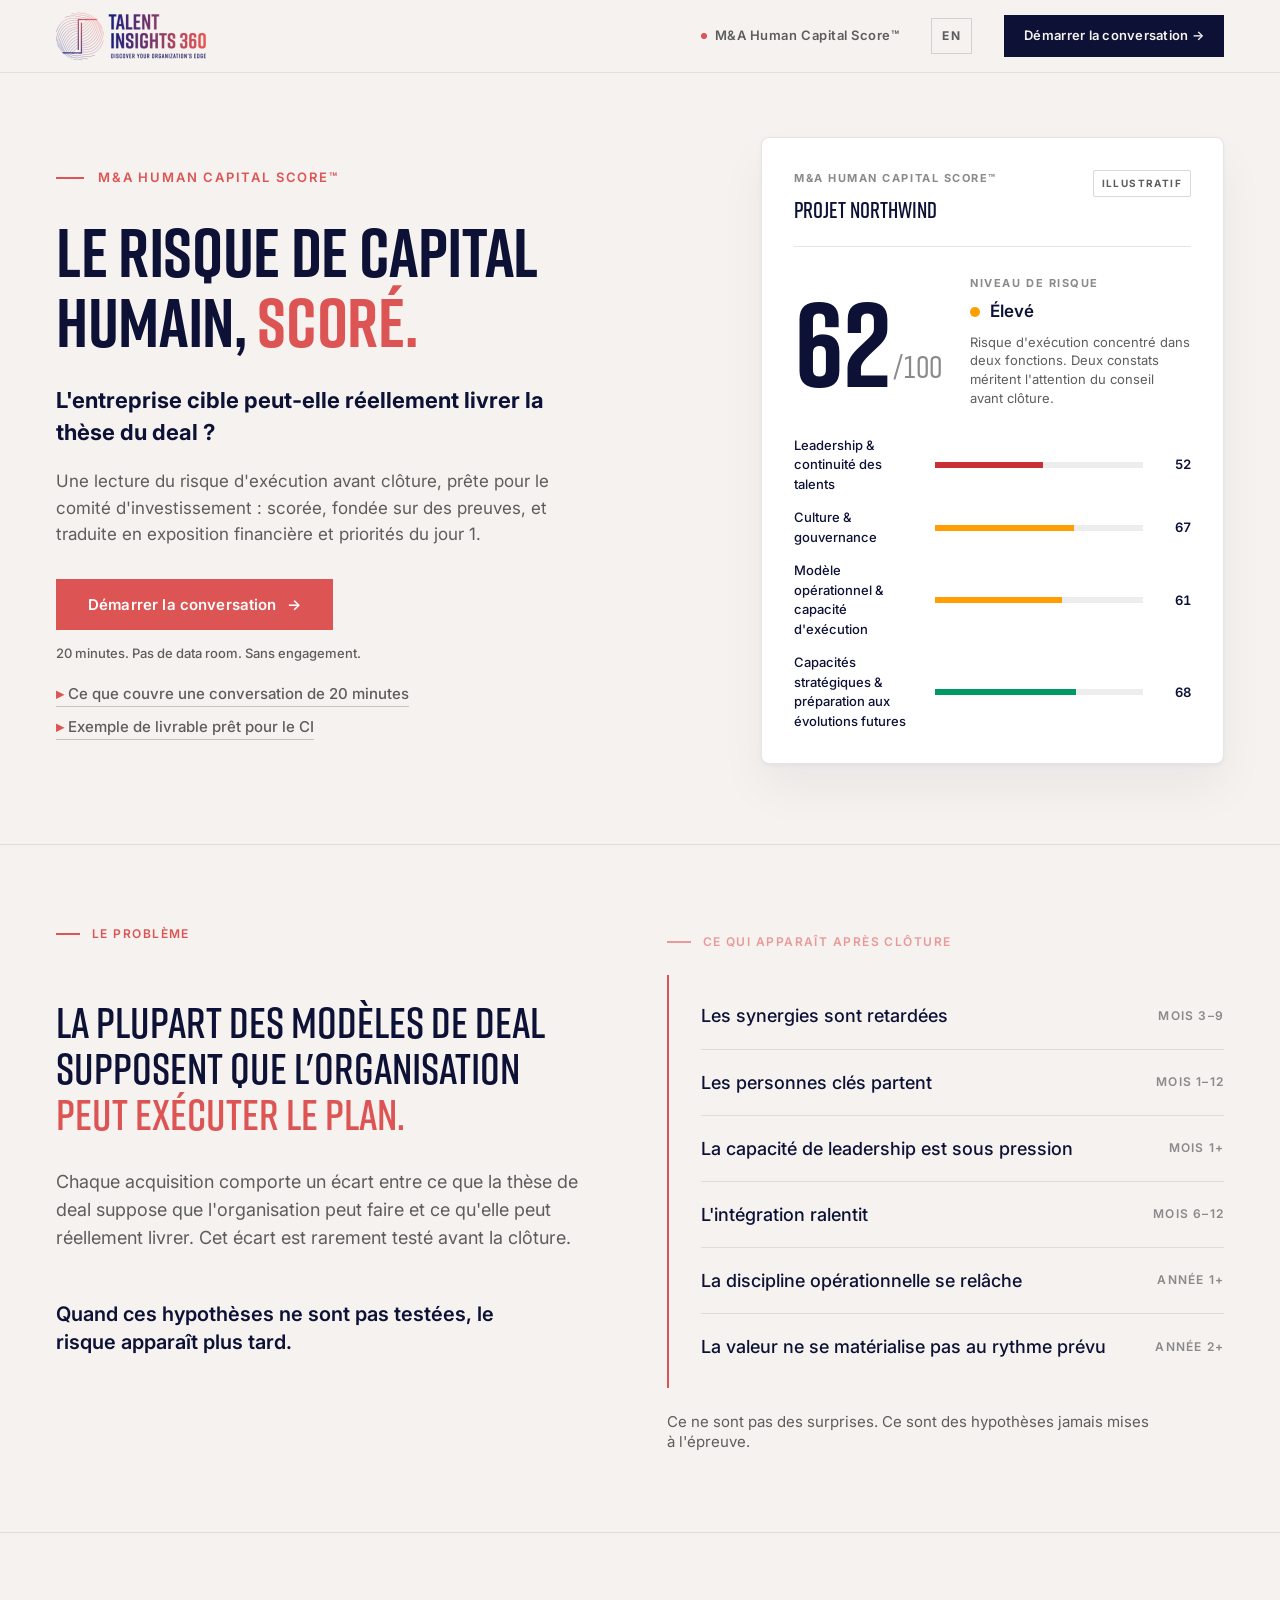
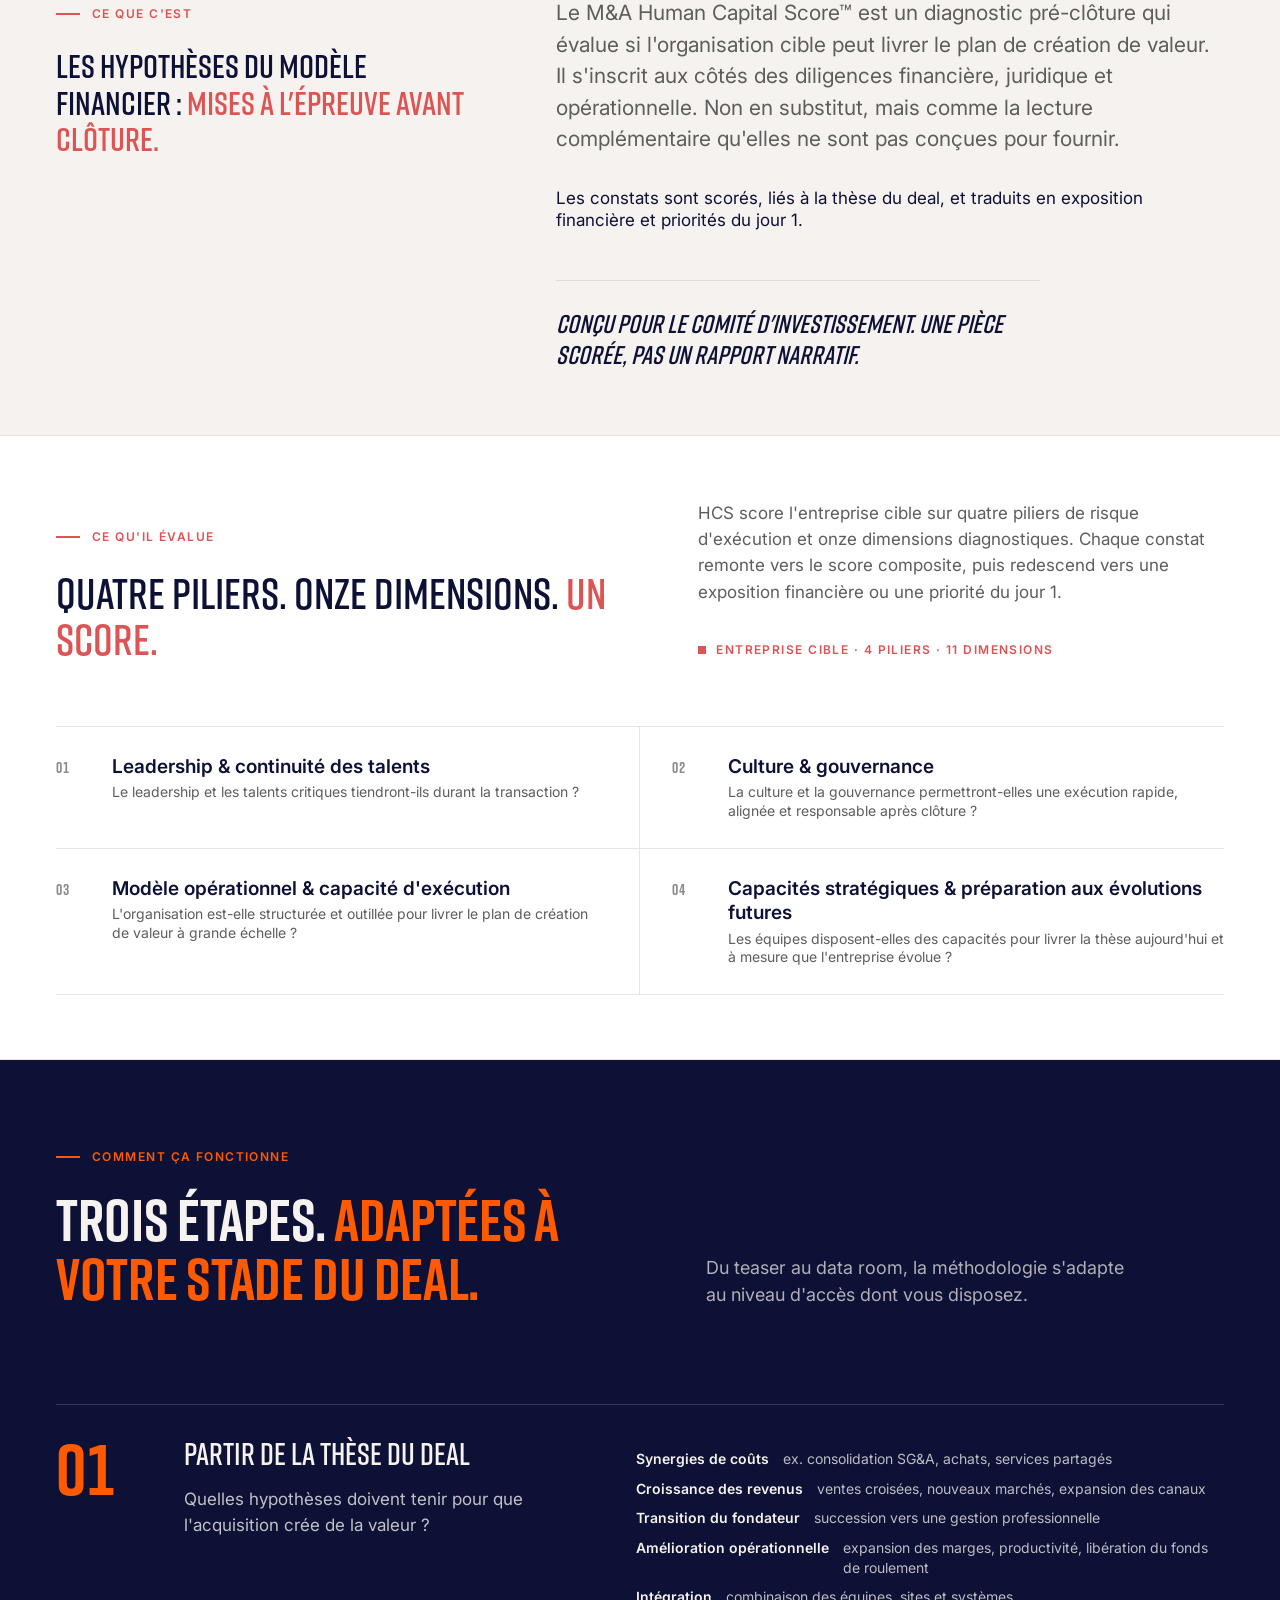
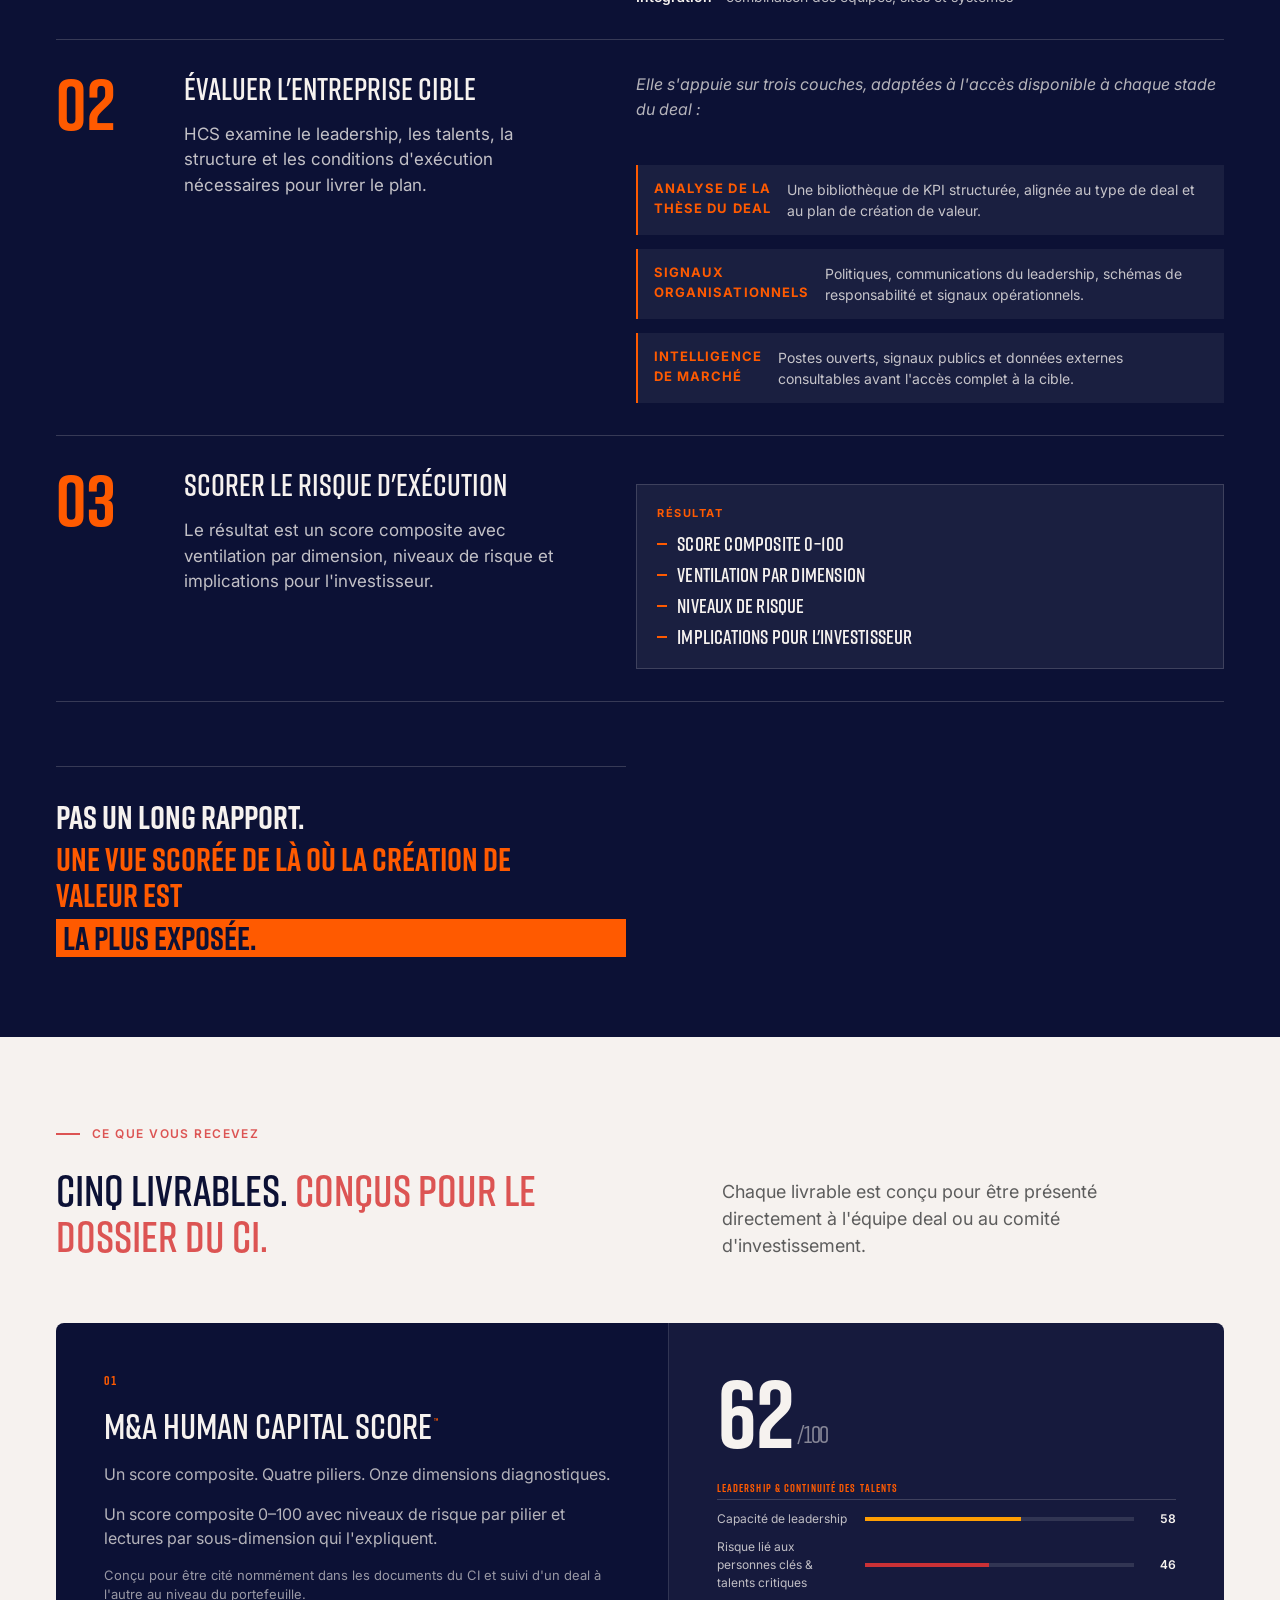
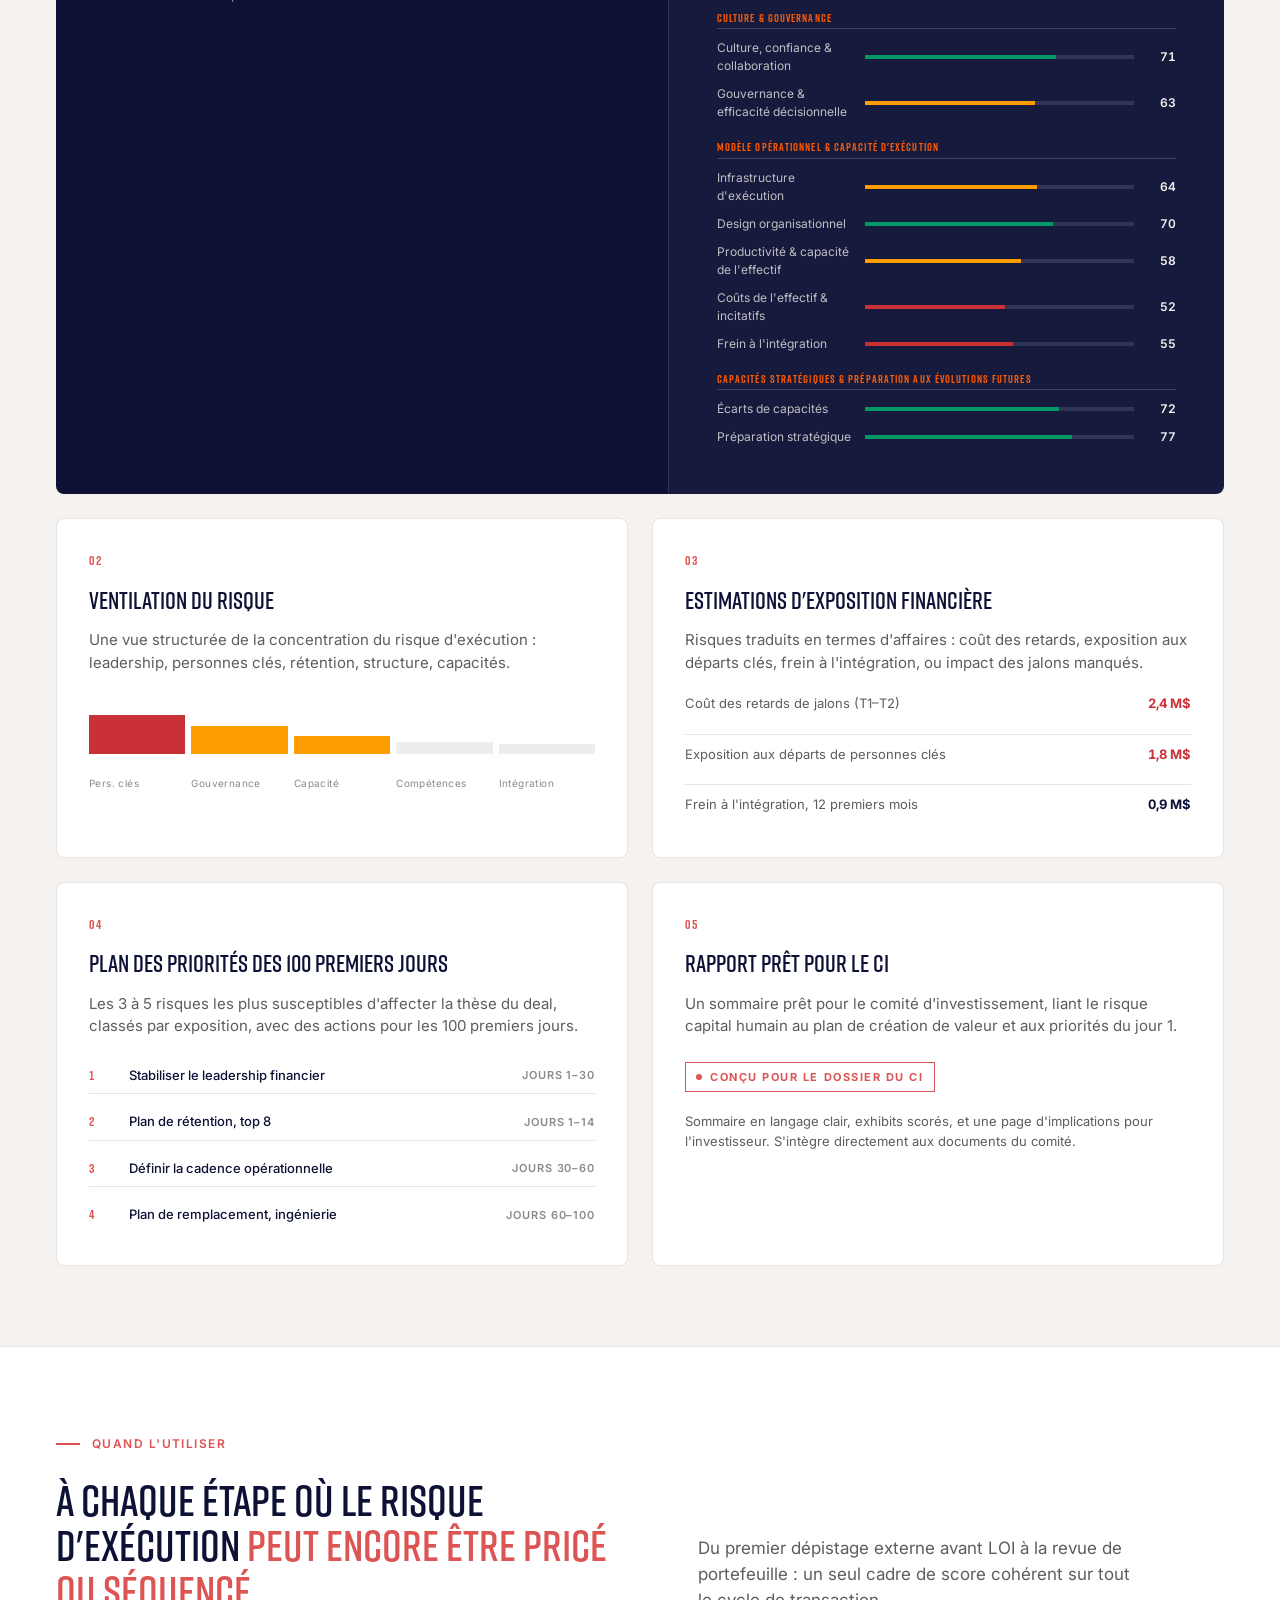
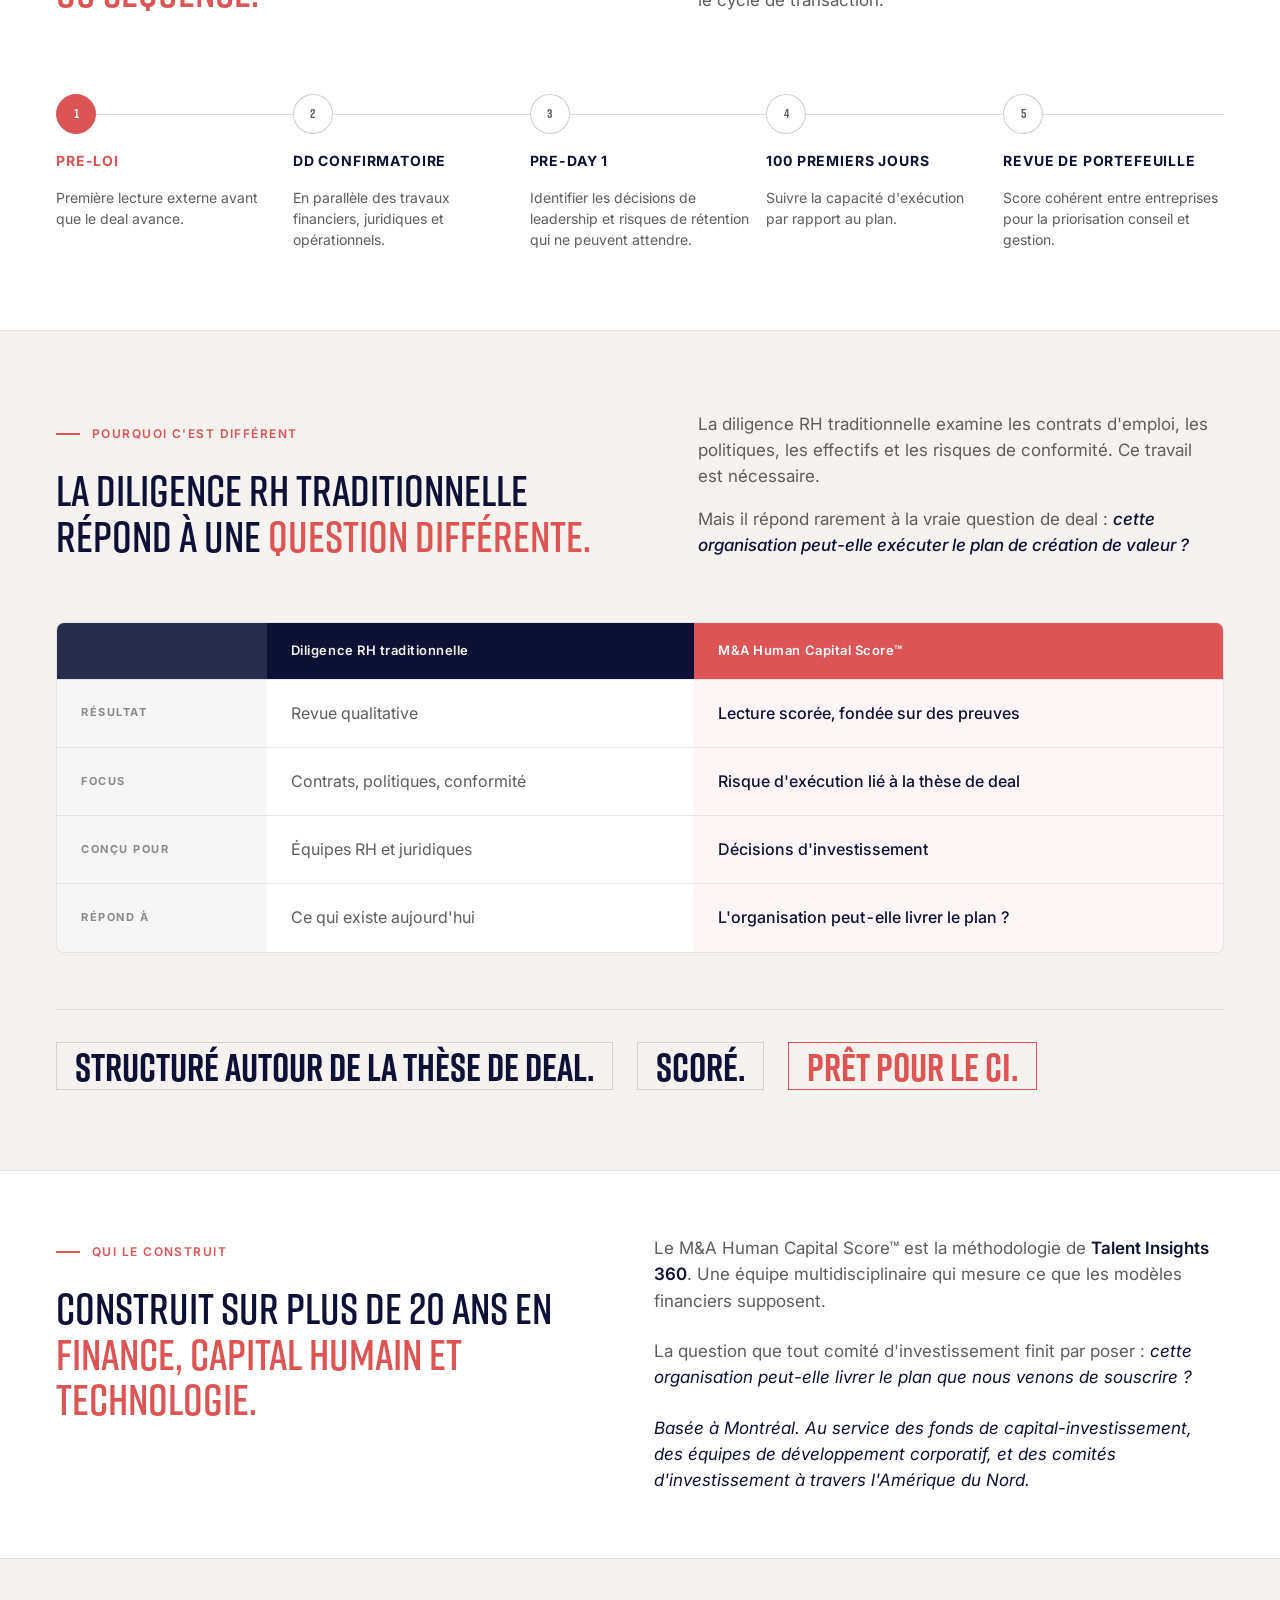
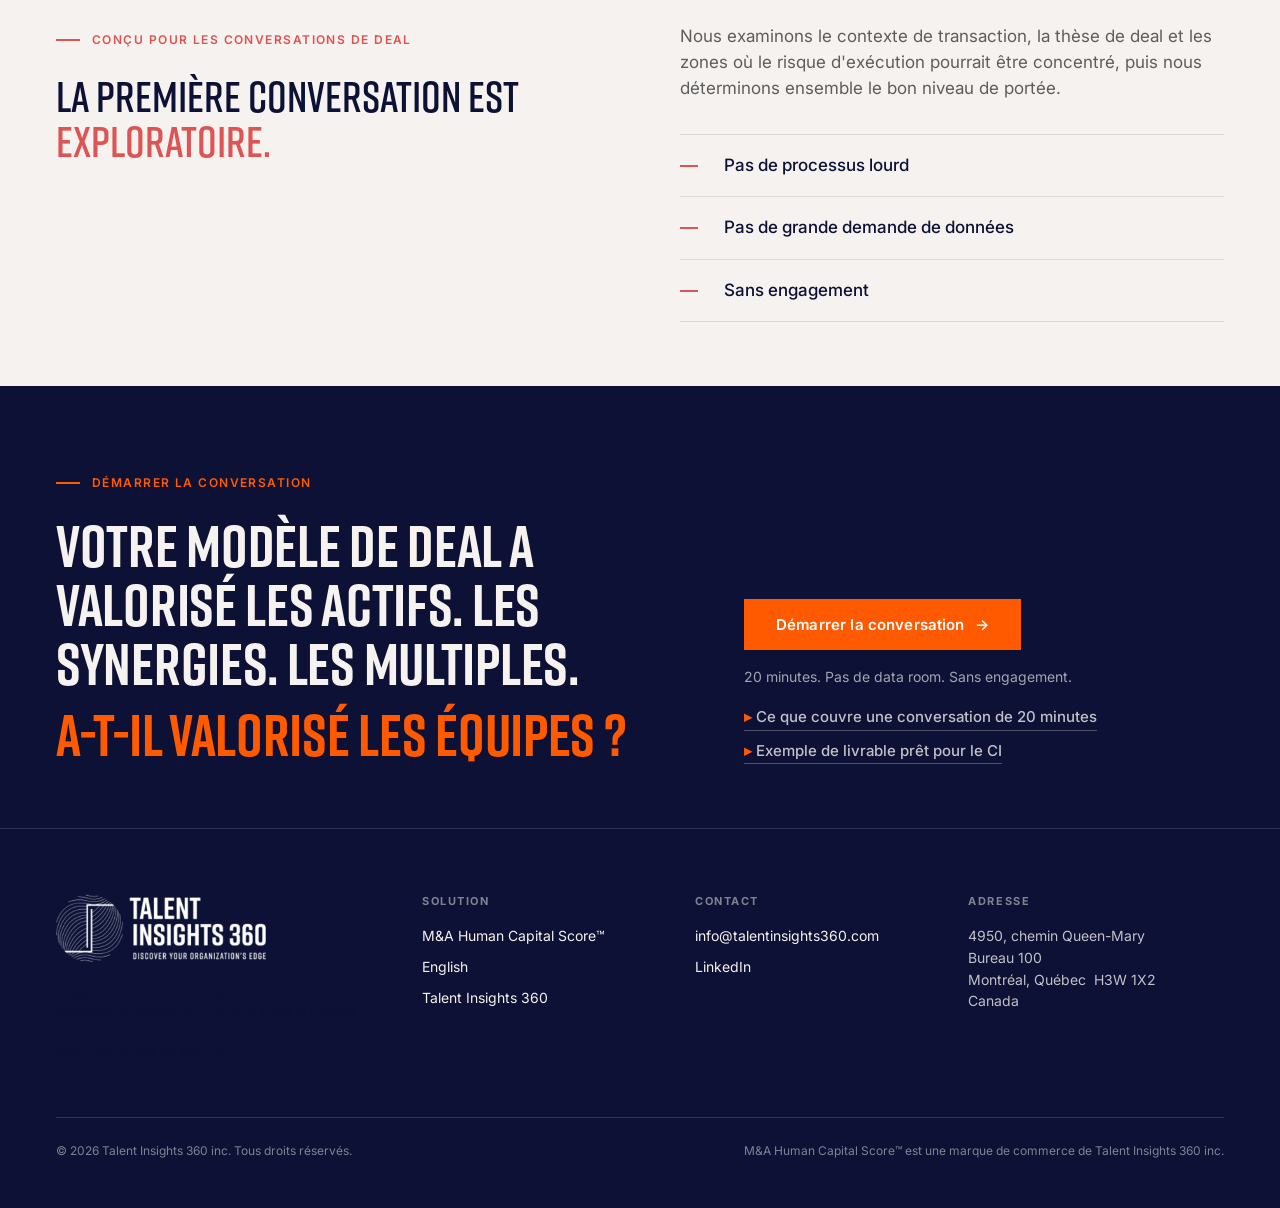
<file: fr/index.html>
<!doctype html>
<html lang="fr">
<head>
<meta charset="utf-8" />
<meta name="viewport" content="width=device-width,initial-scale=1" />
<!-- Production URL: update hrefs below if this page is served from another domain or path. -->
<title>M&amp;A Human Capital Score™ | Diligence capital humain M&amp;A et capital-investissement</title>
<meta name="description" content="Évaluez le risque d'exécution du capital humain avant la clôture. Diligence prête pour le CI : leadership, culture, modèle opérationnel et préparation stratégique pour fonds de capital-investissement et équipes deal." />
<meta name="robots" content="index, follow, max-image-preview:large, max-snippet:-1, max-video-preview:-1" />
<meta name="googlebot" content="index, follow" />
<meta name="author" content="Talent Insights 360" />
<meta name="theme-color" content="#0C1135" />
<link rel="canonical" href="https://talentinsights360.com/fr/" />
<link rel="alternate" hreflang="en" href="https://talentinsights360.com/" />
<link rel="alternate" hreflang="fr" href="https://talentinsights360.com/fr/" />
<link rel="alternate" hreflang="x-default" href="https://talentinsights360.com/" />
<link rel="sitemap" type="application/xml" title="Plan du site" href="/sitemap.xml" />
<link rel="preconnect" href="https://fonts.googleapis.com" />
<link rel="preconnect" href="https://fonts.gstatic.com" crossorigin />
<meta property="og:type" content="website" />
<meta property="og:site_name" content="Talent Insights 360" />
<meta property="og:title" content="M&amp;A Human Capital Score™ | Diligence capital humain M&amp;A" />
<meta property="og:description" content="Évaluez le risque d'exécution du capital humain avant la clôture. Diligence prête pour le CI pour fonds de capital-investissement et équipes deal." />
<meta property="og:url" content="https://talentinsights360.com/fr/" />
<meta property="og:image" content="https://talentinsights360.com/assets/logo-horizontal.png" />
<meta property="og:image:alt" content="Talent Insights 360 — M&amp;A Human Capital Score pour diligence M&amp;A et capital-investissement" />
<meta property="og:locale" content="fr_CA" />
<meta property="og:locale:alternate" content="en_US" />
<meta name="twitter:card" content="summary_large_image" />
<meta name="twitter:title" content="M&amp;A Human Capital Score™ | Diligence capital humain M&amp;A" />
<meta name="twitter:description" content="Risque d'exécution du capital humain structuré avant la clôture. Livrables prêts pour le comité d'investissement." />
<meta name="twitter:image" content="https://talentinsights360.com/assets/logo-horizontal.png" />
<meta name="twitter:image:alt" content="Talent Insights 360 — M&amp;A Human Capital Score" />
<script type="application/ld+json">
{
  "@context": "https://schema.org",
  "@graph": [
    {
      "@type": "Organization",
      "@id": "https://talentinsights360.com/#organization",
      "name": "Talent Insights 360",
      "url": "https://talentinsights360.com/",
      "logo": "https://talentinsights360.com/assets/logo-horizontal.png",
      "email": "info@talentinsights360.com",
      "address": {
        "@type": "PostalAddress",
        "streetAddress": "4950 Queen Mary Road, Suite 100",
        "addressLocality": "Montréal",
        "addressRegion": "QC",
        "postalCode": "H3W 1X2",
        "addressCountry": "CA"
      },
      "sameAs": [
        "https://www.linkedin.com/company/talent-insights-360/"
      ]
    },
    {
      "@type": "WebSite",
      "@id": "https://talentinsights360.com/#website",
      "url": "https://talentinsights360.com/",
      "name": "M&amp;A Human Capital Score™",
      "publisher": { "@id": "https://talentinsights360.com/#organization" },
      "inLanguage": ["en", "fr"]
    },
    {
      "@type": "WebPage",
      "@id": "https://talentinsights360.com/fr/#webpage",
      "url": "https://talentinsights360.com/fr/",
      "name": "M&amp;A Human Capital Score™ | Diligence capital humain M&amp;A et capital-investissement",
      "description": "Évaluez le risque d'exécution du capital humain avant la clôture. Diligence prête pour le CI pour fonds de capital-investissement et équipes deal.",
      "isPartOf": { "@id": "https://talentinsights360.com/#website" },
      "about": { "@id": "https://talentinsights360.com/fr/#service" },
      "inLanguage": "fr"
    },
    {
      "@type": "Service",
      "@id": "https://talentinsights360.com/fr/#service",
      "name": "M&amp;A Human Capital Score™",
      "description": "Évaluation structurée du risque d'exécution du capital humain en M&amp;A : leadership, culture, modèle opérationnel et préparation stratégique, avec livrables prêts pour le comité d'investissement.",
      "provider": { "@id": "https://talentinsights360.com/#organization" },
      "areaServed": "Monde",
      "audience": {
        "@type": "Audience",
        "audienceType": "Fonds de capital-investissement, équipes de développement corporatif et conseillers en fusions-acquisitions"
      },
      "serviceType": "Diligence en capital humain pour fusions et acquisitions"
    },
    {
      "@type": "FAQPage",
      "@id": "https://talentinsights360.com/fr/#faq",
      "mainEntity": [
        {
          "@type": "Question",
          "name": "Qu'est-ce que le M&amp;A Human Capital Score?",
          "acceptedAnswer": {
            "@type": "Answer",
            "text": "Le M&amp;A Human Capital Score™ est une évaluation structurée avant la clôture qui mesure le leadership, la culture, le modèle opérationnel et la préparation stratégique par rapport à votre thèse du deal, avec des livrables fondés sur des preuves pour le comité d'investissement."
          }
        },
        {
          "@type": "Question",
          "name": "À qui s'adresse le M&amp;A Human Capital Score?",
          "acceptedAnswer": {
            "@type": "Answer",
            "text": "Il est conçu pour les fonds de capital-investissement, les équipes de développement corporatif et les conseillers en M&amp;A qui ont besoin d'une lecture prête pour le CI sur la capacité de l'organisation à exécuter le plan de création de valeur."
          }
        },
        {
          "@type": "Question",
          "name": "Quand réaliser la diligence capital humain dans un deal?",
          "acceptedAnswer": {
            "@type": "Answer",
            "text": "De la diligence initiale à la planification d'intégration pré- et post-clôture, adaptée à votre stade du deal, pour que le risque lié aux équipes soit testé avant l'approbation du comité d'investissement."
          }
        },
        {
          "@type": "Question",
          "name": "Quels livrables l'évaluation comprend-elle?",
          "acceptedAnswer": {
            "@type": "Answer",
            "text": "Un score composite, une ventilation du risque, des estimations d'exposition financière, un plan des priorités des 100 premiers jours et un rapport prêt pour le dossier du CI."
          }
        }
      ]
    }
  ]
}
</script>
<link rel="icon" href="../assets/logo-mark.svg" />
<link rel="stylesheet" href="../colors_and_type.css" />
<template id="__bundler_thumbnail" data-bg-color="#F6F2EF">
  <svg viewBox="0 0 200 200" xmlns="http://www.w3.org/2000/svg">
    <rect width="200" height="200" fill="#F6F2EF"/>
    <rect x="36" y="46" width="128" height="108" fill="#0C1135"/>
    <text x="100" y="116" text-anchor="middle" font-family="Helvetica,Arial,sans-serif" font-size="48" font-weight="700" fill="#DC5453">HCS</text>
    <rect x="60" y="160" width="80" height="6" fill="#DC5453"/>
  </svg>
</template>
<style>
/* =========================================================================
   M&A Human Capital Score™ · Landing page
   Built on the TI360 design system (Inter + Rift, Navy/Beige/Crimson,
   square buttons, no gradients, no decorative iconography).
   Layout discipline kept tight: generous whitespace, one accent per section.
   ========================================================================= */

* { box-sizing: border-box; }
html, body { margin: 0; }
body {
  background: var(--ti-beige);
  color: var(--ti-navy);
  font-family: var(--font-sans);
  font-size: 17px;
  line-height: 1.5;
  -webkit-font-smoothing: antialiased;
}
img { display: block; max-width: 100%; }
a { color: inherit; }

/* ----- Skip link + keyboard focus (a11y) ----- */
.skip-link {
  position: absolute;
  width: 1px;
  height: 1px;
  padding: 0;
  margin: -1px;
  overflow: hidden;
  clip: rect(0, 0, 0, 0);
  white-space: nowrap;
  border: 0;
}
.skip-link:focus {
  position: fixed;
  width: auto;
  height: auto;
  margin: 0;
  clip: auto;
  overflow: visible;
  white-space: normal;
  left: 16px;
  top: 16px;
  z-index: 10000;
  padding: 14px 20px;
  background: var(--ti-navy);
  color: var(--ti-beige);
  font-family: var(--font-sans);
  font-weight: 600;
  font-size: 15px;
  text-decoration: none;
  box-shadow: 0 4px 24px rgba(12, 17, 53, 0.25);
}
main#main:focus {
  outline: none;
}
main#main:focus-visible {
  outline: 3px solid var(--ti-cobalt);
  outline-offset: 8px;
}
:focus:not(:focus-visible) {
  outline: none;
}
a:focus-visible,
button:focus-visible,
input:focus-visible,
select:focus-visible,
textarea:focus-visible,
summary:focus-visible,
[tabindex]:not([tabindex="-1"]):focus-visible {
  outline: 3px solid var(--ti-cobalt);
  outline-offset: 3px;
}
.btn:focus-visible {
  outline-color: var(--ti-navy);
  outline-offset: 2px;
}
.btn--ghost:focus-visible {
  outline-color: var(--ti-crimson);
}
.nav__cta:focus-visible {
  outline: 3px solid var(--ti-beige);
  outline-offset: 2px;
}
.nav__lang:focus-visible {
  outline-color: var(--ti-crimson);
  outline-offset: 2px;
}
#tweaks-panel .tw-seg button:focus-visible {
  outline-offset: 2px;
  position: relative;
}

/* ----- Container + grid ----- */
.container {
  width: 100%;
  max-width: 1280px;
  margin: 0 auto;
  padding: 0 56px;
}
@media (max-width: 840px) {
  .container { padding: 0 28px; }
}

/* ----- Section rhythm ----- */
section {
  padding: 96px 0;
  position: relative;
}
section.tight  { padding: 64px 0; }
section.loose  { padding: 128px 0; }

.section-eyebrow {
  font-family: var(--font-sans);
  font-size: 12px;
  font-weight: 600;
  letter-spacing: 0.12em;
  text-transform: uppercase;
  color: var(--ti-crimson);
  display: inline-flex;
  align-items: center;
  gap: 12px;
  margin-bottom: 24px;
}
.section-eyebrow::before {
  content: "";
  display: inline-block;
  width: 24px;
  height: 2px;
  background: var(--ti-crimson);
}

/* Big editorial heading: Rift, sentence case for narrative, uppercase reserved for badges */
.display {
  font-family: var(--font-display);
  font-weight: 700;
  font-size: clamp(44px, 5.4vw, 86px);
  line-height: 1.02;
  letter-spacing: -0.005em;
  color: var(--ti-navy);
  margin: 0;
  text-transform: uppercase;
}
.display .accent { color: var(--ti-crimson); }

.h-rift {
  font-family: var(--font-display);
  font-weight: 600;
  font-size: clamp(32px, 3.4vw, 52px);
  line-height: 1.05;
  letter-spacing: 0;
  color: var(--ti-navy);
  margin: 0;
  text-transform: uppercase;
}
.h-rift .accent { color: var(--ti-crimson); }

.h-section {
  font-family: var(--font-display);
  font-weight: 600;
  font-size: clamp(28px, 2.6vw, 40px);
  line-height: 1.1;
  letter-spacing: 0;
  margin: 0;
  text-transform: uppercase;
}
.h-section .accent { color: var(--ti-crimson); }

.lede {
  font-family: var(--font-sans);
  font-size: 21px;
  line-height: 1.5;
  color: var(--ti-graphite);
  margin: 0;
  max-width: 60ch;
  text-wrap: pretty;
}
.lede strong { color: var(--ti-navy); font-weight: 600; }

p { margin: 0 0 16px; max-width: 64ch; text-wrap: pretty; }
p:last-child { margin-bottom: 0; }

.muted { color: var(--ti-graphite); }

/* ----- Button ----- */
.btn {
  display: inline-flex;
  align-items: center;
  gap: 10px;
  font-family: var(--font-sans);
  font-weight: 600;
  font-size: 15px;
  letter-spacing: 0.01em;
  padding: 18px 32px;
  border: 0;
  border-radius: 0;
  background: var(--ti-crimson);
  color: var(--ti-ivory);
  cursor: pointer;
  transition: background 300ms cubic-bezier(0.2,0.6,0.2,1), transform 300ms cubic-bezier(0.2,0.6,0.2,1);
  text-decoration: none;
  line-height: 1;
}
.btn:hover { background: var(--ti-cobalt); }
.btn .arr {
  display: inline-block;
  transition: transform 300ms cubic-bezier(0.2,0.6,0.2,1);
}
.btn:hover .arr { transform: translateX(4px); }
.btn--ghost {
  background: transparent;
  color: var(--ti-navy);
  box-shadow: inset 0 0 0 1.5px var(--ti-navy);
}
.btn--ghost:hover { background: var(--ti-navy); color: var(--ti-beige); }
.btn-caption {
  display: block;
  margin-top: 14px;
  font-size: 13px;
  color: var(--ti-graphite);
  font-weight: 500;
}

/* =========================================================================
   NAV
   ========================================================================= */
.nav {
  position: sticky;
  top: 0;
  z-index: 50;
  background: color-mix(in srgb, var(--ti-beige) 92%, transparent);
  backdrop-filter: saturate(140%) blur(8px);
  border-bottom: 1px solid color-mix(in srgb, var(--ti-smoke) 18%, transparent);
}
.nav__inner {
  display: flex;
  align-items: center;
  justify-content: space-between;
  height: 72px;
}
.nav__logo { height: 50px; width: 150px; display: block; }
.nav__right {
  display: flex;
  align-items: center;
  gap: 32px;
}
.nav__product {
  font-size: 13px;
  font-weight: 600;
  letter-spacing: 0.04em;
  color: var(--ti-graphite);
  display: inline-flex;
  align-items: center;
  gap: 8px;
}
.nav__product .dot {
  width: 6px; height: 6px; border-radius: 50%;
  background: var(--ti-crimson);
  display: inline-block;
}
.nav__cta {
  background: var(--ti-navy);
  color: var(--ti-beige);
  padding: 11px 20px;
  font-size: 13px;
  font-weight: 600;
  letter-spacing: 0.02em;
  text-decoration: none;
  transition: background 300ms cubic-bezier(0.2,0.6,0.2,1);
}
.nav__cta:hover { background: var(--ti-crimson); }
.nav__lang {
  font-size: 12px;
  font-weight: 700;
  letter-spacing: 0.12em;
  color: var(--ti-graphite);
  text-decoration: none;
  padding: 8px 10px;
  border: 1px solid color-mix(in srgb, var(--ti-smoke) 32%, transparent);
  transition: color 200ms, border-color 200ms;
}
.nav__lang:hover { color: var(--ti-crimson); border-color: var(--ti-crimson); }
@media (max-width: 720px) {
  .nav__product { display: none; }
}

/* =========================================================================
   HERO
   ========================================================================= */
.hero {
  padding: 72px 0 112px;
  position: relative;
}
.hero__grid {
  display: grid;
  grid-template-columns: minmax(0, 1.35fr) minmax(0, 1fr);
  gap: 80px;
  align-items: start;
}
@media (min-width: 981px) {
  .hero__grid {
    align-items: center;
  }
}
@media (max-width: 980px) {
  .hero__grid { grid-template-columns: 1fr; gap: 56px; }
}
.hero__product {
  font-size: 13px;
  font-weight: 600;
  letter-spacing: 0.14em;
  text-transform: uppercase;
  color: var(--ti-crimson);
  margin-bottom: 28px;
  display: inline-flex;
  align-items: center;
  gap: 14px;
}
.hero__product::before {
  content: "";
  display: inline-block; width: 28px; height: 2px;
  background: var(--ti-crimson);
}
.hero__lede {
  margin-top: 28px;
  font-size: 22px;
  line-height: 1.45;
  color: var(--ti-navy);
  max-width: 36ch;
  font-weight: 500;
}
.hero__lede strong {
  font-weight: 700;
}
.hero__body {
  margin-top: 20px;
  font-size: 17px;
  line-height: 1.55;
  color: var(--ti-graphite);
  max-width: 50ch;
}
.hero__cta {
  margin-top: 32px;
  display: flex;
  flex-direction: column;
  align-items: flex-start;
}
.hero__secondary {
  margin-top: 20px;
  display: flex;
  flex-direction: column;
  align-items: flex-start;
  gap: 10px;
  max-width: 50ch;
}
.hero__secondary-link {
  font-family: var(--font-sans);
  font-size: 15px;
  font-weight: 500;
  color: var(--ti-graphite);
  text-decoration: none;
  border-bottom: 1px solid color-mix(in srgb, var(--ti-smoke) 45%, transparent);
  padding-bottom: 2px;
  transition: color 200ms ease, border-color 200ms ease;
  line-height: 1.35;
}
.hero__secondary-link::before {
  content: "▸ ";
  color: var(--ti-crimson);
  font-weight: 600;
}
.hero__secondary-link:hover {
  color: var(--ti-navy);
  border-bottom-color: var(--ti-crimson);
}

/* Hero: sample score card. The product IS the imagery. */
.score-card {
  background: var(--ti-ivory);
  border: 1px solid color-mix(in srgb, var(--ti-smoke) 22%, transparent);
  border-radius: 8px;
  padding: 32px;
  box-shadow: 0 2px 4px rgba(12,17,53,0.04), 0 24px 48px rgba(12,17,53,0.05);
  display: flex;
  flex-direction: column;
  gap: 28px;
  position: relative;
}
.score-card__head {
  display: flex;
  align-items: flex-start;
  justify-content: space-between;
  gap: 16px;
  padding-bottom: 20px;
  border-bottom: 1px solid color-mix(in srgb, var(--ti-smoke) 22%, transparent);
}
.score-card__title-block { display: flex; flex-direction: column; gap: 6px; }
.score-card__eyebrow {
  font-size: 11px;
  font-weight: 700;
  letter-spacing: 0.14em;
  text-transform: uppercase;
  color: var(--ti-smoke);
}
.score-card__title {
  font-family: var(--font-display);
  font-size: 22px;
  font-weight: 600;
  letter-spacing: 0;
  text-transform: uppercase;
  color: var(--ti-navy);
}
.score-card__sample {
  font-size: 10px;
  font-weight: 700;
  letter-spacing: 0.14em;
  text-transform: uppercase;
  color: var(--ti-graphite);
  padding: 5px 8px;
  border: 1px solid color-mix(in srgb, var(--ti-smoke) 32%, transparent);
  border-radius: 2px;
  flex-shrink: 0;
  white-space: nowrap;
}
.score-card__hero {
  display: grid;
  grid-template-columns: auto 1fr;
  gap: 28px;
  align-items: center;
}
.score-card__value {
  font-family: var(--font-display);
  font-size: 120px;
  font-weight: 700;
  line-height: 0.85;
  letter-spacing: -0.02em;
  color: var(--ti-navy);
  font-variant-numeric: tabular-nums;
  display: flex;
  align-items: flex-end;
  gap: 4px;
}
.score-card__value .unit {
  font-size: 32px;
  font-weight: 500;
  color: var(--ti-smoke);
  letter-spacing: 0;
  padding-bottom: 12px;
}
.score-card__band {
  display: flex;
  flex-direction: column;
  gap: 8px;
}
.score-card__band-label {
  font-size: 11px;
  font-weight: 700;
  letter-spacing: 0.14em;
  text-transform: uppercase;
  color: var(--ti-smoke);
}
.score-card__band-value {
  font-family: var(--font-sans);
  font-size: 17px;
  font-weight: 600;
  color: var(--ti-navy);
  display: inline-flex;
  align-items: center;
  gap: 10px;
}
.score-card__band-pip {
  width: 10px; height: 10px;
  background: var(--ti-tangerine);
  border-radius: 50%;
}
.score-card__band-note {
  font-size: 13px;
  color: var(--ti-graphite);
  line-height: 1.45;
}
.score-card__rows {
  display: flex;
  flex-direction: column;
  gap: 14px;
}
.dim-row {
  display: grid;
  grid-template-columns: minmax(120px, 1.2fr) minmax(0, 2fr) auto;
  gap: 16px;
  align-items: center;
  font-size: 13px;
}
.dim-row__name {
  font-weight: 500;
  color: var(--ti-navy);
}
.dim-row__bar {
  position: relative;
  height: 6px;
  background: var(--ti-platinum);
  border-radius: 0;
  overflow: hidden;
}
.dim-row__fill {
  position: absolute;
  inset: 0 auto 0 0;
  background: var(--ti-navy);
  border-radius: 0;
}
.dim-row__fill--high { background: var(--ti-burgundy); }
.dim-row__fill--med  { background: var(--ti-tangerine); }
.dim-row__fill--low  { background: var(--ti-emerald); }
.dim-row__score {
  font-variant-numeric: tabular-nums;
  font-weight: 600;
  color: var(--ti-navy);
  min-width: 32px;
  text-align: right;
}

/* =========================================================================
   "WHAT IT IS": single statement, calm pause after hero
   ========================================================================= */
.what-it-is {
  padding: 96px 0;
  border-top: 1px solid color-mix(in srgb, var(--ti-smoke) 22%, transparent);
}
.what-it-is__grid {
  display: grid;
  grid-template-columns: minmax(0, min(420px, 38vw)) minmax(0, 1fr);
  gap: 80px;
  align-items: start;
}
@media (max-width: 840px) {
  .what-it-is__grid { grid-template-columns: 1fr; gap: 32px; }
}
.what-it-is__body { display: flex; flex-direction: column; gap: 32px; }
.what-it-is__question {
  font-family: var(--font-display);
  font-weight: 700;
  font-size: clamp(32px, 3.4vw, 48px);
  line-height: 1.06;
  letter-spacing: -0.005em;
  color: var(--ti-navy);
  text-transform: uppercase;
  padding-top: 28px;
  border-top: 1px solid color-mix(in srgb, var(--ti-smoke) 22%, transparent);
  max-width: 22ch;
}
.what-it-is__question .accent { color: var(--ti-crimson); }
.what-it-is__kicker {
  font-family: var(--font-display);
  font-weight: 600;
  font-size: clamp(20px, 2vw, 28px);
  line-height: 1.2;
  letter-spacing: 0;
  color: var(--ti-navy);
  margin: 0;
  padding-top: 28px;
  border-top: 1px solid color-mix(in srgb, var(--ti-smoke) 22%, transparent);
  max-width: 44ch;
  text-transform: none;
}
.what-it-is__kicker em {
  font-style: italic;
  font-weight: 600;
}

/* =========================================================================
   "WHAT IT ASSESSES": Dimensions readout
   ========================================================================= */
.assesses {
  padding: 96px 0;
  background: var(--ti-ivory);
  border-top: 1px solid color-mix(in srgb, var(--ti-smoke) 22%, transparent);
  border-bottom: 1px solid color-mix(in srgb, var(--ti-smoke) 22%, transparent);
}
.assesses__head {
  display: grid;
  grid-template-columns: minmax(0, 1.1fr) minmax(0, 1fr);
  gap: 64px;
  align-items: end;
  margin-bottom: 64px;
}
@media (max-width: 840px) {
  .assesses__head { grid-template-columns: 1fr; gap: 24px; }
}
.assesses__intro p { color: var(--ti-graphite); font-size: 17px; line-height: 1.55; }
.assesses__intro .target-tag {
  display: inline-flex;
  align-items: center;
  gap: 10px;
  margin-top: 20px;
  font-size: 12px;
  font-weight: 600;
  letter-spacing: 0.12em;
  text-transform: uppercase;
  color: var(--ti-crimson);
}
.assesses__intro .target-tag::before {
  content: "";
  width: 8px; height: 8px; background: var(--ti-crimson); border-radius: 0;
}

.dim-list {
  display: grid;
  grid-template-columns: repeat(2, 1fr);
  gap: 0;
  border-top: 1px solid color-mix(in srgb, var(--ti-smoke) 22%, transparent);
}
@media (max-width: 720px) {
  .dim-list { grid-template-columns: 1fr; }
}
.dim {
  display: grid;
  grid-template-columns: auto 1fr;
  gap: 28px;
  align-items: baseline;
  padding: 28px 0;
  border-bottom: 1px solid color-mix(in srgb, var(--ti-smoke) 22%, transparent);
}
.dim:nth-child(odd) { padding-right: 32px; border-right: 1px solid color-mix(in srgb, var(--ti-smoke) 22%, transparent); }
.dim:nth-child(even) { padding-left: 32px; }
@media (max-width: 720px) {
  .dim:nth-child(odd) { padding-right: 0; border-right: 0; }
  .dim:nth-child(even) { padding-left: 0; }
}
.dim__num {
  font-family: var(--font-display);
  font-size: 15px;
  font-weight: 700;
  letter-spacing: 0.08em;
  color: var(--ti-smoke);
  font-variant-numeric: tabular-nums;
  min-width: 28px;
}
.dim__name {
  font-family: var(--font-sans);
  font-size: 19px;
  font-weight: 600;
  color: var(--ti-navy);
  line-height: 1.3;
}
.dim__hint {
  display: block;
  font-size: 14px;
  font-weight: 400;
  color: var(--ti-graphite);
  margin-top: 4px;
}
.assesses__footnote {
  margin-top: 48px;
  font-size: 15px;
  color: var(--ti-graphite);
  max-width: 70ch;
}

/* =========================================================================
   "THE PROBLEM"
   ========================================================================= */
.problem {
  padding: 128px 0;
  border-top: 1px solid color-mix(in srgb, var(--ti-smoke) 22%, transparent);
}
.problem__grid {
  display: grid;
  grid-template-columns: minmax(0, 1fr) minmax(0, 1.05fr);
  gap: 80px;
  align-items: start;
}
@media (max-width: 980px) {
  .problem__grid { grid-template-columns: 1fr; gap: 56px; }
}
.problem__copy { display: flex; flex-direction: column; gap: 32px; }
.problem__copy p { font-size: 18px; line-height: 1.55; color: var(--ti-graphite); }
.problem__copy .one-line {
  font-family: var(--font-sans);
  font-size: 20px;
  font-weight: 600;
  color: var(--ti-navy);
  line-height: 1.4;
  max-width: 38ch;
}

.consequences {
  border-left: 2px solid var(--ti-crimson);
  padding: 8px 0 8px 32px;
  display: flex;
  flex-direction: column;
  gap: 0;
}
.consequence {
  padding: 20px 0;
  border-bottom: 1px solid color-mix(in srgb, var(--ti-smoke) 22%, transparent);
  font-size: 18px;
  font-weight: 500;
  color: var(--ti-navy);
  line-height: 1.4;
  display: grid;
  grid-template-columns: 1fr auto;
  gap: 16px;
  align-items: center;
}
.consequence:last-child { border-bottom: 0; }
.consequence__meta {
  font-size: 12px;
  font-weight: 600;
  letter-spacing: 0.1em;
  text-transform: uppercase;
  color: var(--ti-smoke);
  white-space: nowrap;
}

/* =========================================================================
   "HOW IT WORKS"
   ========================================================================= */
.how {
  background: var(--ti-navy);
  color: var(--ti-beige);
  padding: 128px 0;
}
.how__intro {
  display: grid;
  grid-template-columns: minmax(0, 1.1fr) minmax(0, 1fr);
  gap: 80px;
  align-items: end;
  margin-bottom: 96px;
}
@media (max-width: 840px) {
  .how__intro { grid-template-columns: 1fr; gap: 24px; }
}
.how__title {
  font-family: var(--font-display);
  font-weight: 700;
  font-size: clamp(40px, 4.6vw, 72px);
  line-height: 1.0;
  letter-spacing: -0.005em;
  color: var(--ti-beige);
  text-transform: uppercase;
  margin: 0;
}
.how__title .accent { color: var(--ti-flame); }
.how__sub {
  font-size: 18px;
  line-height: 1.5;
  color: color-mix(in srgb, var(--ti-beige) 70%, transparent);
  max-width: 40ch;
}
.how .section-eyebrow { color: var(--ti-flame); }
.how .section-eyebrow::before { background: var(--ti-flame); }

.steps {
  display: flex;
  flex-direction: column;
  gap: 0;
  border-top: 1px solid color-mix(in srgb, var(--ti-beige) 18%, transparent);
}
.step {
  display: grid;
  grid-template-columns: 80px minmax(0, 1.1fr) minmax(0, 1.6fr);
  gap: 48px;
  padding: 56px 0;
  border-bottom: 1px solid color-mix(in srgb, var(--ti-beige) 18%, transparent);
  align-items: start;
}
@media (max-width: 840px) {
  .step { grid-template-columns: 1fr; gap: 16px; padding: 40px 0; }
}
.step__num {
  font-family: var(--font-display);
  font-size: 72px;
  font-weight: 700;
  line-height: 0.85;
  color: var(--ti-flame);
  font-variant-numeric: tabular-nums;
}
.step__title {
  font-family: var(--font-display);
  font-weight: 600;
  font-size: clamp(24px, 2.4vw, 34px);
  line-height: 1.1;
  letter-spacing: 0;
  color: var(--ti-beige);
  text-transform: uppercase;
  margin: 0 0 16px;
}
.step__lead {
  font-size: 17px;
  color: color-mix(in srgb, var(--ti-beige) 78%, transparent);
  line-height: 1.5;
}
.step__body {
  display: flex;
  flex-direction: column;
  gap: 16px;
}
.step__body p {
  font-size: 16px;
  line-height: 1.55;
  color: color-mix(in srgb, var(--ti-beige) 72%, transparent);
}
.layers {
  display: flex;
  flex-direction: column;
  gap: 14px;
  margin-top: 12px;
}
.layer {
  display: grid;
  grid-template-columns: auto 1fr;
  gap: 16px;
  padding: 14px 16px;
  background: color-mix(in srgb, var(--ti-beige) 6%, transparent);
  border-left: 2px solid var(--ti-flame);
  border-radius: 0;
}
.layer__name {
  font-size: 13px;
  font-weight: 700;
  letter-spacing: 0.08em;
  text-transform: uppercase;
  color: var(--ti-flame);
  white-space: nowrap;
}
.layer__desc {
  font-size: 14px;
  line-height: 1.5;
  color: color-mix(in srgb, var(--ti-beige) 78%, transparent);
}
@media (max-width: 600px) {
  .layer { grid-template-columns: 1fr; gap: 4px; }
}

.step__output {
  margin-top: 16px;
  padding: 20px;
  background: color-mix(in srgb, var(--ti-beige) 6%, transparent);
  border: 1px solid color-mix(in srgb, var(--ti-beige) 16%, transparent);
}
.step__output-lbl {
  font-size: 11px;
  font-weight: 700;
  letter-spacing: 0.14em;
  text-transform: uppercase;
  color: var(--ti-flame);
  margin-bottom: 10px;
}
.step__output-val {
  font-family: var(--font-display);
  font-size: 24px;
  font-weight: 600;
  text-transform: uppercase;
  color: var(--ti-beige);
}
.step__output-list {
  list-style: none;
  margin: 0;
  padding: 0;
  display: flex;
  flex-direction: column;
  gap: 8px;
}
.step__output-list li {
  font-family: var(--font-display);
  font-size: 20px;
  font-weight: 600;
  text-transform: uppercase;
  letter-spacing: 0.01em;
  color: var(--ti-beige);
  line-height: 1.15;
  padding-left: 20px;
  position: relative;
}
.step__output-list li::before {
  content: "";
  position: absolute;
  left: 0;
  top: 0.55em;
  width: 10px;
  height: 2px;
  background: var(--ti-flame);
}

.step__data-list {
  display: flex;
  flex-direction: column;
  gap: 10px;
  margin-top: 12px;
}
.step__data-row {
  display: grid;
  grid-template-columns: auto 1fr;
  gap: 14px;
  font-size: 14px;
  color: color-mix(in srgb, var(--ti-beige) 76%, transparent);
  line-height: 1.4;
}
.step__data-row span:first-child {
  font-weight: 600;
  color: var(--ti-beige);
  font-variant-numeric: tabular-nums;
}

.how__goal {
  margin-top: 64px;
  padding-top: 32px;
  border-top: 1px solid color-mix(in srgb, var(--ti-beige) 18%, transparent);
  font-family: var(--font-display);
  font-size: clamp(28px, 2.6vw, 40px);
  font-weight: 700;
  line-height: 1.08;
  color: var(--ti-beige);
  text-transform: uppercase;
  letter-spacing: 0;
  max-width: 38ch;
  display: flex;
  flex-direction: column;
  gap: 6px;
}
.how__goal-lead { color: var(--ti-beige); }
.how__goal .accent { color: var(--ti-flame); font-weight: 700; }
.how__goal-hit {
  display: inline;
  background: var(--ti-flame);
  color: var(--ti-navy);
  padding: 0.04em 0.2em;
  box-decoration-break: clone;
  -webkit-box-decoration-break: clone;
}

/* =========================================================================
   "WHAT YOU RECEIVE": deliverables
   ========================================================================= */
.receive {
  padding: 128px 0;
}
.receive__head {
  display: grid;
  grid-template-columns: minmax(0, 1.2fr) minmax(0, 1fr);
  gap: 64px;
  align-items: end;
  margin-bottom: 64px;
}
@media (max-width: 840px) {
  .receive__head { grid-template-columns: 1fr; gap: 24px; }
}
.receive__intro {
  font-size: 18px;
  line-height: 1.5;
  color: var(--ti-graphite);
  max-width: 38ch;
}

.deliverables {
  display: grid;
  grid-template-columns: repeat(12, 1fr);
  gap: 24px;
}
@media (max-width: 980px) {
  .deliverables { grid-template-columns: 1fr; }
  .deliverables .deliv { grid-column: 1 / -1 !important; }
}
.deliv {
  background: var(--ti-ivory);
  border: 1px solid color-mix(in srgb, var(--ti-smoke) 22%, transparent);
  border-radius: 8px;
  padding: 32px;
  display: flex;
  flex-direction: column;
  gap: 16px;
  position: relative;
  transition: transform 300ms cubic-bezier(0.2,0.6,0.2,1), box-shadow 300ms cubic-bezier(0.2,0.6,0.2,1);
}
.deliv:hover {
  box-shadow: 0 4px 8px rgba(12,17,53,0.06), 0 24px 48px rgba(12,17,53,0.06);
}
.deliv__num {
  font-family: var(--font-display);
  font-size: 13px;
  font-weight: 700;
  letter-spacing: 0.14em;
  color: var(--ti-crimson);
  font-variant-numeric: tabular-nums;
  text-transform: uppercase;
}
.deliv__title {
  font-family: var(--font-display);
  font-weight: 600;
  font-size: 24px;
  line-height: 1.1;
  letter-spacing: 0;
  color: var(--ti-navy);
  text-transform: uppercase;
  margin: 0;
}
.deliv__title .tm {
  font-size: 11px;
  vertical-align: super;
  margin-left: 2px;
  color: var(--ti-crimson);
}
.deliv__desc {
  font-size: 15px;
  line-height: 1.5;
  color: var(--ti-graphite);
  margin: 0;
}

/* Layout: featured + 4 supporting */
.deliv--feature { grid-column: span 12; padding: 0; background: transparent; border: 0; }
.deliv--feature:hover { box-shadow: none; }
.deliv--feature .deliv__inner {
  display: grid;
  grid-template-columns: minmax(0, 1.1fr) minmax(0, 1fr);
  gap: 0;
  background: var(--ti-navy);
  color: var(--ti-beige);
  border-radius: 8px;
  overflow: hidden;
}
@media (max-width: 840px) {
  .deliv--feature .deliv__inner { grid-template-columns: 1fr; }
}
.deliv--feature .deliv__copy {
  padding: 48px;
  display: flex;
  flex-direction: column;
  gap: 16px;
}
.deliv--feature .deliv__num { color: var(--ti-flame); }
.deliv--feature .deliv__title { color: var(--ti-beige); font-size: 36px; }
.deliv--feature .deliv__title .tm { color: var(--ti-flame); }
.deliv--feature .deliv__desc { color: color-mix(in srgb, var(--ti-beige) 72%, transparent); font-size: 16px; }
.deliv--feature .deliv__viz {
  background: color-mix(in srgb, var(--ti-beige) 4%, transparent);
  padding: 48px;
  display: flex;
  flex-direction: column;
  justify-content: center;
  gap: 28px;
  border-left: 1px solid color-mix(in srgb, var(--ti-beige) 12%, transparent);
}
@media (max-width: 840px) {
  .deliv--feature .deliv__viz { border-left: 0; border-top: 1px solid color-mix(in srgb, var(--ti-beige) 12%, transparent); }
}
.deliv__hero-score {
  font-family: var(--font-display);
  font-size: 96px;
  font-weight: 700;
  line-height: 0.85;
  letter-spacing: -0.02em;
  color: var(--ti-beige);
  font-variant-numeric: tabular-nums;
  display: flex;
  align-items: flex-end;
  gap: 4px;
}
.deliv__hero-score .unit {
  font-size: 24px;
  font-weight: 500;
  color: color-mix(in srgb, var(--ti-beige) 50%, transparent);
  padding-bottom: 8px;
}
.deliv__dim-strip {
  display: flex;
  flex-direction: column;
  gap: 10px;
}
.deliv__dim-pillar {
  font-family: var(--font-display);
  font-size: 11px;
  font-weight: 700;
  letter-spacing: 0.1em;
  text-transform: uppercase;
  color: var(--ti-flame);
  padding-bottom: 2px;
  margin-top: 8px;
  border-bottom: 1px solid color-mix(in srgb, var(--ti-beige) 18%, transparent);
}
.deliv__dim-strip > .deliv__dim-pillar:first-child { margin-top: 0; }
.deliv__dim-row {
  display: grid;
  grid-template-columns: minmax(110px, 1fr) minmax(0, 2fr) auto;
  gap: 14px;
  align-items: center;
  font-size: 12px;
  color: color-mix(in srgb, var(--ti-beige) 76%, transparent);
}
.deliv__dim-bar {
  height: 4px;
  background: color-mix(in srgb, var(--ti-beige) 12%, transparent);
  position: relative;
}
.deliv__dim-fill {
  position: absolute; inset: 0 auto 0 0;
  background: var(--ti-beige);
}
.deliv__dim-fill.high { background: var(--ti-burgundy); }
.deliv__dim-fill.med  { background: var(--ti-tangerine); }
.deliv__dim-fill.pos  { background: var(--ti-emerald); }
.deliv__dim-score {
  font-variant-numeric: tabular-nums;
  font-weight: 600;
  color: var(--ti-beige);
  min-width: 28px;
  text-align: right;
}

.deliv--span6 { grid-column: span 6; }
.deliv--span3 { grid-column: span 6; }
@media (min-width: 981px) {
  .deliv--span6 { grid-column: span 6; }
  .deliv--span3 { grid-column: span 6; }
}

/* Per-card mini visuals */
.mini-bars {
  margin-top: 8px;
  display: grid;
  grid-template-columns: 1fr 1fr 1fr 1fr 1fr;
  gap: 6px;
  align-items: end;
  height: 56px;
}
.mini-bars span {
  background: var(--ti-platinum);
  width: 100%;
  display: block;
  border-radius: 0;
}
.mini-bars .b1 { height: 70%; background: var(--ti-burgundy); }
.mini-bars .b2 { height: 50%; background: var(--ti-tangerine); }
.mini-bars .b3 { height: 32%; background: var(--ti-tangerine); }
.mini-bars .b4 { height: 22%; background: var(--ti-platinum); color: var(--ti-smoke); }
.mini-bars .b5 { height: 18%; background: var(--ti-platinum); color: var(--ti-smoke); }
.mini-bars__labels {
  display: grid;
  grid-template-columns: 1fr 1fr 1fr 1fr 1fr;
  gap: 6px;
  font-size: 10px;
  color: var(--ti-smoke);
  margin-top: 6px;
  letter-spacing: 0.04em;
}

.exposure-list { display: flex; flex-direction: column; gap: 10px; margin-top: 4px; }
.exposure-row {
  display: grid;
  grid-template-columns: 1fr auto;
  gap: 12px;
  align-items: baseline;
  padding: 10px 0;
  border-top: 1px solid color-mix(in srgb, var(--ti-smoke) 22%, transparent);
  font-size: 13px;
}
.exposure-row:first-child { border-top: 0; padding-top: 0; }
.exposure-row__lbl { color: var(--ti-graphite); }
.exposure-row__val {
  font-family: var(--font-sans);
  font-weight: 700;
  font-variant-numeric: tabular-nums;
  color: var(--ti-navy);
}
.exposure-row__val.high { color: var(--ti-burgundy); }

.priorities { display: flex; flex-direction: column; gap: 10px; margin-top: 4px; }
.priority {
  display: grid;
  grid-template-columns: 28px 1fr auto;
  gap: 12px;
  align-items: center;
  font-size: 13px;
  padding: 8px 0;
  border-bottom: 1px solid color-mix(in srgb, var(--ti-smoke) 22%, transparent);
}
.priority:last-child { border-bottom: 0; }
.priority__num {
  font-family: var(--font-display);
  font-weight: 700;
  color: var(--ti-crimson);
  font-variant-numeric: tabular-nums;
}
.priority__lbl { color: var(--ti-navy); font-weight: 500; }
.priority__days {
  font-size: 11px;
  font-weight: 600;
  letter-spacing: 0.08em;
  color: var(--ti-smoke);
  text-transform: uppercase;
}

.ic-stamp {
  margin-top: 8px;
  display: inline-flex;
  align-items: center;
  gap: 8px;
  padding: 6px 10px;
  border: 1px solid var(--ti-crimson);
  font-size: 11px;
  font-weight: 700;
  letter-spacing: 0.14em;
  text-transform: uppercase;
  color: var(--ti-crimson);
  align-self: flex-start;
}
.ic-stamp .dot {
  width: 6px; height: 6px; background: var(--ti-crimson); border-radius: 50%;
}

/* =========================================================================
   "WHEN TO USE IT": deal lifecycle timeline
   ========================================================================= */
.lifecycle {
  padding: 128px 0;
  background: var(--ti-ivory);
  border-top: 1px solid color-mix(in srgb, var(--ti-smoke) 22%, transparent);
  border-bottom: 1px solid color-mix(in srgb, var(--ti-smoke) 22%, transparent);
}
.lifecycle__head {
  display: grid;
  grid-template-columns: minmax(0, 1.1fr) minmax(0, 1fr);
  gap: 64px;
  align-items: end;
  margin-bottom: 80px;
}
@media (max-width: 840px) {
  .lifecycle__head { grid-template-columns: 1fr; gap: 24px; }
}
.lifecycle__sub {
  font-size: 17px;
  line-height: 1.55;
  color: var(--ti-graphite);
  max-width: 40ch;
}

.timeline {
  position: relative;
  display: grid;
  grid-template-columns: repeat(5, 1fr);
  gap: 16px;
}
@media (max-width: 980px) {
  .timeline { grid-template-columns: 1fr; gap: 4px; }
}
.timeline::before {
  content: "";
  position: absolute;
  left: 0; right: 0;
  top: 20px;
  height: 1px;
  background: color-mix(in srgb, var(--ti-smoke) 30%, transparent);
}
@media (max-width: 980px) { .timeline::before { display: none; } }

.stage {
  display: flex;
  flex-direction: column;
  gap: 16px;
  padding-top: 0;
  position: relative;
}
.stage__pip {
  position: relative;
  width: 40px; height: 40px;
  border-radius: 50%;
  background: var(--ti-ivory);
  border: 1.5px solid color-mix(in srgb, var(--ti-smoke) 40%, transparent);
  display: grid;
  place-items: center;
  font-family: var(--font-display);
  font-size: 13px;
  font-weight: 700;
  color: var(--ti-graphite);
  font-variant-numeric: tabular-nums;
  z-index: 1;
}
.stage--active .stage__pip {
  background: var(--ti-crimson);
  border-color: var(--ti-crimson);
  color: var(--ti-ivory);
}
.stage__name {
  font-family: var(--font-sans);
  font-size: 14px;
  font-weight: 700;
  letter-spacing: 0.06em;
  text-transform: uppercase;
  color: var(--ti-navy);
}
.stage--active .stage__name { color: var(--ti-crimson); }
.stage__desc {
  font-size: 14px;
  line-height: 1.5;
  color: var(--ti-graphite);
  max-width: 28ch;
}
@media (max-width: 980px) {
  .stage {
    display: grid;
    grid-template-columns: 48px 1fr;
    gap: 16px;
    padding: 16px 0;
    border-top: 1px solid color-mix(in srgb, var(--ti-smoke) 22%, transparent);
  }
  .stage__pip { grid-row: span 3; }
  .stage__desc { max-width: none; }
}

/* =========================================================================
   "WHY IT'S DIFFERENT": comparison table
   ========================================================================= */
.different { padding: 128px 0; }
.different__head {
  display: grid;
  grid-template-columns: minmax(0, 1.1fr) minmax(0, 1fr);
  gap: 64px;
  align-items: end;
  margin-bottom: 64px;
}
@media (max-width: 840px) {
  .different__head { grid-template-columns: 1fr; gap: 24px; }
}
.different__sub p { font-size: 17px; line-height: 1.55; color: var(--ti-graphite); }
.different__sub em {
  font-style: italic;
  color: var(--ti-navy);
  font-weight: 500;
}

.compare-table {
  width: 100%;
  border-collapse: separate;
  border-spacing: 0;
  font-variant-numeric: tabular-nums;
  margin-top: 8px;
  background: var(--ti-ivory);
  border: 1px solid color-mix(in srgb, var(--ti-smoke) 22%, transparent);
  border-radius: 8px;
  overflow: hidden;
}
.compare-table thead th {
  background: var(--ti-navy);
  color: var(--ti-beige);
  font-family: var(--font-sans);
  font-weight: 600;
  font-size: 13px;
  letter-spacing: 0.04em;
  text-align: left;
  padding: 18px 24px;
  text-transform: none;
}
.compare-table thead th:first-child {
  background: color-mix(in srgb, var(--ti-navy) 88%, transparent);
  font-size: 11px;
  letter-spacing: 0.14em;
  text-transform: uppercase;
  color: color-mix(in srgb, var(--ti-beige) 70%, transparent);
}
.compare-table thead th.ti-col {
  background: var(--ti-crimson);
  color: var(--ti-ivory);
}
.compare-table tbody td {
  padding: 22px 24px;
  border-top: 1px solid color-mix(in srgb, var(--ti-smoke) 18%, transparent);
  font-size: 16px;
  line-height: 1.45;
  vertical-align: top;
  color: var(--ti-navy);
}
.compare-table tbody td:first-child {
  font-size: 11px;
  letter-spacing: 0.14em;
  text-transform: uppercase;
  font-weight: 700;
  color: var(--ti-smoke);
  background: color-mix(in srgb, var(--ti-platinum) 50%, transparent);
  width: 18%;
  vertical-align: middle;
}
.compare-table tbody td.ti-col {
  font-weight: 500;
  background: color-mix(in srgb, var(--ti-crimson) 5%, transparent);
}
.compare-table tbody td.trad-col { color: var(--ti-graphite); }

.different__kicker {
  margin-top: 56px;
  padding-top: 32px;
  border-top: 1px solid color-mix(in srgb, var(--ti-smoke) 22%, transparent);
  display: flex;
  gap: 24px;
  flex-wrap: wrap;
}
.different__kicker .word {
  font-family: var(--font-display);
  font-size: clamp(28px, 3vw, 44px);
  font-weight: 700;
  letter-spacing: 0;
  text-transform: uppercase;
  color: var(--ti-navy);
  padding: 4px 18px;
  border: 1px solid color-mix(in srgb, var(--ti-smoke) 30%, transparent);
  line-height: 1;
}
.different__kicker .word--accent { color: var(--ti-crimson); border-color: var(--ti-crimson); }

/* =========================================================================
   "QUI LE CONSTRUIT": proof / about
   ========================================================================= */
.proof {
  padding: 96px 0;
  background: var(--ti-ivory);
  border-top: 1px solid color-mix(in srgb, var(--ti-smoke) 22%, transparent);
}
.proof__grid {
  display: grid;
  grid-template-columns: minmax(0, 1fr) minmax(0, 1.1fr);
  gap: 80px;
  align-items: start;
}
@media (max-width: 840px) {
  .proof__grid { grid-template-columns: 1fr; gap: 32px; }
}
.proof__body {
  display: flex;
  flex-direction: column;
  gap: 24px;
}
.proof__body p {
  font-size: 17px;
  line-height: 1.55;
  color: var(--ti-graphite);
  margin: 0;
  max-width: 56ch;
}
.proof__body strong { color: var(--ti-navy); font-weight: 600; }
.proof__body em { font-style: italic; color: var(--ti-navy); }
.proof__foot {
  font-size: 15px;
  line-height: 1.5;
  color: var(--ti-smoke);
  margin: 8px 0 0;
  max-width: 52ch;
}
.proof__foot em { font-style: italic; }

/* =========================================================================
   "DESIGNED FOR DEAL CONVERSATIONS": quiet section
   ========================================================================= */
.conversation {
  padding: 96px 0;
  background: var(--ti-beige);
  border-top: 1px solid color-mix(in srgb, var(--ti-smoke) 22%, transparent);
}
.conversation__grid {
  display: grid;
  grid-template-columns: minmax(0, 1fr) minmax(0, 1fr);
  gap: 80px;
  align-items: start;
}
@media (max-width: 840px) {
  .conversation__grid { grid-template-columns: 1fr; gap: 32px; }
}
.conversation__body p { font-size: 17px; line-height: 1.55; color: var(--ti-graphite); }
.conversation__no {
  margin-top: 32px;
  display: flex;
  flex-direction: column;
  gap: 0;
  border-top: 1px solid color-mix(in srgb, var(--ti-smoke) 22%, transparent);
}
.conversation__no-row {
  display: grid;
  grid-template-columns: 28px 1fr;
  gap: 16px;
  padding: 18px 0;
  border-bottom: 1px solid color-mix(in srgb, var(--ti-smoke) 22%, transparent);
  font-size: 17px;
  font-weight: 500;
  color: var(--ti-navy);
  align-items: center;
}
.conversation__no-mark {
  width: 18px; height: 2px;
  background: var(--ti-crimson);
  display: block;
}

/* =========================================================================
   FINAL CTA: dark
   ========================================================================= */
.final-cta {
  background: var(--ti-navy);
  color: var(--ti-beige);
  padding: 128px 0 96px;
}
.final-cta__inner {
  display: grid;
  grid-template-columns: minmax(0, 1.3fr) minmax(0, 1fr);
  gap: 64px;
  align-items: end;
}
@media (max-width: 840px) {
  .final-cta__inner { grid-template-columns: 1fr; gap: 48px; }
}
.final-cta__question {
  font-family: var(--font-display);
  font-weight: 700;
  font-size: clamp(36px, 4.6vw, 72px);
  line-height: 1.0;
  letter-spacing: -0.005em;
  color: var(--ti-beige);
  text-transform: uppercase;
  margin: 0;
  display: flex;
  flex-direction: column;
  gap: 12px;
  max-width: 22ch;
}
.final-cta__setup {
  display: block;
  color: var(--ti-beige);
}
.final-cta__hook,
.final-cta__question .accent {
  display: block;
  color: var(--ti-flame);
}
.final-cta .section-eyebrow { color: var(--ti-flame); }
.final-cta .section-eyebrow::before { background: var(--ti-flame); }
.final-cta__cta { display: flex; flex-direction: column; align-items: flex-start; }
.final-cta .btn { background: var(--ti-flame); color: var(--ti-ivory); }
.final-cta .btn:hover { background: var(--ti-crimson); }
.final-cta__caption {
  margin-top: 16px;
  font-size: 14px;
  color: color-mix(in srgb, var(--ti-beige) 65%, transparent);
}
.final-cta__secondary {
  margin-top: 20px;
  display: flex;
  flex-direction: column;
  align-items: flex-start;
  gap: 10px;
  max-width: 50ch;
}
.final-cta__secondary-link {
  font-family: var(--font-sans);
  font-size: 15px;
  font-weight: 500;
  color: color-mix(in srgb, var(--ti-beige) 78%, transparent);
  text-decoration: none;
  border-bottom: 1px solid color-mix(in srgb, var(--ti-beige) 28%, transparent);
  padding-bottom: 2px;
  transition: color 200ms ease, border-color 200ms ease;
  line-height: 1.35;
}
.final-cta__secondary-link::before {
  content: "▸ ";
  color: var(--ti-flame);
  font-weight: 600;
}
.final-cta__secondary-link:hover {
  color: var(--ti-beige);
  border-bottom-color: var(--ti-flame);
}

/* =========================================================================
   FOOTER
   ========================================================================= */
.footer {
  background: var(--ti-navy);
  color: color-mix(in srgb, var(--ti-beige) 60%, transparent);
  padding: 64px 0 48px;
  border-top: 1px solid color-mix(in srgb, var(--ti-beige) 14%, transparent);
}
.footer__grid {
  display: grid;
  grid-template-columns: minmax(0, 1.3fr) minmax(0, 0.9fr) minmax(0, 0.9fr) minmax(0, 1.1fr);
  gap: 64px;
  align-items: start;
}
@media (max-width: 840px) {
  .footer__grid { grid-template-columns: 1fr; gap: 32px; }
}
.footer__logo { height: 70px; width: 210px; margin-bottom: 20px; }
.footer__tagline { font-size: 13px; line-height: 1.5; max-width: 38ch; }
.footer__col-lbl {
  font-size: 11px;
  font-weight: 700;
  letter-spacing: 0.14em;
  text-transform: uppercase;
  color: color-mix(in srgb, var(--ti-beige) 50%, transparent);
  margin-bottom: 16px;
}
.footer__links { display: flex; flex-direction: column; gap: 10px; }
.footer__links a {
  text-decoration: none;
  font-size: 14px;
  color: var(--ti-beige);
  transition: color 200ms;
}
.footer__links a:hover { color: var(--ti-flame); }
.footer__address {
  font-size: 14px;
  line-height: 1.55;
  color: color-mix(in srgb, var(--ti-beige) 78%, transparent);
  font-style: normal;
}
.footer__rule {
  height: 1px;
  background: color-mix(in srgb, var(--ti-beige) 16%, transparent);
  margin: 56px 0 24px;
  border: 0;
}
.footer__base {
  display: flex; justify-content: space-between; flex-wrap: wrap;
  font-size: 12px;
  color: color-mix(in srgb, var(--ti-beige) 50%, transparent);
  gap: 16px;
}

/* =========================================================================
   TWEAKS PANEL (custom, minimal)
   ========================================================================= */
#tweaks-panel {
  position: fixed;
  right: 24px;
  bottom: 24px;
  width: 280px;
  background: var(--ti-ivory);
  border: 1px solid color-mix(in srgb, var(--ti-smoke) 32%, transparent);
  border-radius: 8px;
  box-shadow: 0 4px 8px rgba(12,17,53,0.08), 0 24px 48px rgba(12,17,53,0.12);
  padding: 20px;
  z-index: 100;
  font-family: var(--font-sans);
  display: none;
}
#tweaks-panel.is-on { display: block; }
#tweaks-panel h4 {
  font-family: var(--font-display);
  font-weight: 600;
  font-size: 16px;
  letter-spacing: 0.04em;
  text-transform: uppercase;
  color: var(--ti-navy);
  margin: 0 0 4px;
  display: flex;
  justify-content: space-between;
  align-items: center;
}
#tweaks-panel .close-x {
  background: none; border: 0; cursor: pointer;
  font-size: 18px; color: var(--ti-smoke); line-height: 1;
}
#tweaks-panel .tw-sub {
  font-size: 12px;
  color: var(--ti-graphite);
  margin: 0 0 16px;
}
#tweaks-panel .tw-group { margin-bottom: 16px; }
#tweaks-panel .tw-lbl {
  font-size: 11px;
  font-weight: 700;
  letter-spacing: 0.12em;
  text-transform: uppercase;
  color: var(--ti-smoke);
  margin-bottom: 8px;
  display: block;
}
#tweaks-panel .tw-seg {
  display: grid;
  grid-template-columns: 1fr 1fr;
  gap: 0;
  border: 1px solid color-mix(in srgb, var(--ti-smoke) 32%, transparent);
}
#tweaks-panel .tw-seg button {
  padding: 10px 12px;
  background: var(--ti-ivory);
  border: 0;
  cursor: pointer;
  font-size: 12px;
  font-weight: 600;
  font-family: var(--font-sans);
  color: var(--ti-graphite);
  transition: background 200ms;
}
#tweaks-panel .tw-seg button + button {
  border-left: 1px solid color-mix(in srgb, var(--ti-smoke) 32%, transparent);
}
#tweaks-panel .tw-seg button.on {
  background: var(--ti-navy);
  color: var(--ti-beige);
}

/* Accent overrides */
body[data-accent="cobalt"] {
  --ti-crimson: var(--ti-cobalt);
}
body[data-accent="cobalt"] .nav__product .dot { background: var(--ti-cobalt); }
</style>
</head>
<body data-accent="crimson" data-hero="light">
<a class="skip-link" href="#main">Aller au contenu principal</a>

<!-- ============================ NAV ============================ -->
<header class="nav">
  <div class="container nav__inner">
    <a href="/fr/" aria-label="Talent Insights 360">
      <img class="nav__logo" src="../assets/logo-horizontal.png" alt="Talent Insights 360" />
    </a>
    <div class="nav__right">
      <span class="nav__product">
        <span class="dot"></span>
        M&amp;A Human Capital Score™
      </span>
      <a class="nav__lang" href="/" hreflang="en" lang="en" title="English version">EN</a>
      <a class="nav__cta" href="#cta">Démarrer la conversation →</a>
    </div>
  </div>
</header>

<main id="main" tabindex="-1">

<!-- ============================ HERO ============================ -->
<section class="hero">
  <div class="container">
    <div class="hero__grid">
      <div>
        <div class="hero__product">M&amp;A Human Capital Score™</div>
        <h1 class="display">Le risque de capital humain, <span class="accent">scoré.</span></h1>
        <p class="hero__lede"><strong>L'entreprise cible peut-elle réellement livrer la thèse du deal ?</strong></p>
        <p class="hero__body">Une lecture du risque d'exécution avant clôture, prête pour le comité d'investissement : scorée, fondée sur des preuves, et traduite en exposition financière et priorités du jour&nbsp;1.</p>
        <div class="hero__cta">
          <a class="btn" href="#cta">Démarrer la conversation <span class="arr">→</span></a>
          <span class="btn-caption">20 minutes. Pas de data room. Sans engagement.</span>
          <div class="hero__secondary">
            <a class="hero__secondary-link" href="#conversation">Ce que couvre une conversation de 20 minutes</a>
            <a class="hero__secondary-link" href="#deliverables">Exemple de livrable prêt pour le CI</a>
          </div>
        </div>
      </div>

      <!-- Carte d'échantillon : le produit TI360 EST l'imagerie -->
      <aside class="score-card" aria-label="Score composite (exemple)">
        <div class="score-card__head">
          <div class="score-card__title-block">
            <span class="score-card__eyebrow">M&amp;A Human Capital Score™</span>
            <span class="score-card__title">Projet Northwind</span>
          </div>
          <span class="score-card__sample">Illustratif</span>
        </div>
        <div class="score-card__hero">
          <div class="score-card__value">62<span class="unit">/100</span></div>
          <div class="score-card__band">
            <span class="score-card__band-label">Niveau de risque</span>
            <span class="score-card__band-value"><span class="score-card__band-pip"></span>Élevé</span>
            <span class="score-card__band-note">Risque d'exécution concentré dans deux fonctions. Deux constats méritent l'attention du conseil avant clôture.</span>
          </div>
        </div>
        <div class="score-card__rows">
          <div class="dim-row">
            <div class="dim-row__name">Leadership &amp; continuité des talents</div>
            <div class="dim-row__bar"><div class="dim-row__fill dim-row__fill--high" style="width: 52%"></div></div>
            <div class="dim-row__score">52</div>
          </div>
          <div class="dim-row">
            <div class="dim-row__name">Culture &amp; gouvernance</div>
            <div class="dim-row__bar"><div class="dim-row__fill dim-row__fill--med" style="width: 67%"></div></div>
            <div class="dim-row__score">67</div>
          </div>
          <div class="dim-row">
            <div class="dim-row__name">Modèle opérationnel &amp; capacité d'exécution</div>
            <div class="dim-row__bar"><div class="dim-row__fill dim-row__fill--med" style="width: 61%"></div></div>
            <div class="dim-row__score">61</div>
          </div>
          <div class="dim-row">
            <div class="dim-row__name">Capacités stratégiques &amp; préparation aux évolutions futures</div>
            <div class="dim-row__bar"><div class="dim-row__fill dim-row__fill--low" style="width: 68%"></div></div>
            <div class="dim-row__score">68</div>
          </div>
        </div>
      </aside>
    </div>
  </div>
</section>

<!-- ============================ LE PROBLÈME ============================ -->
<section class="problem">
  <div class="container">
    <div class="problem__grid">
      <div class="problem__copy">
        <div class="section-eyebrow">Le problème</div>
        <h2 class="h-rift">La plupart des modèles de deal supposent que l'organisation <span class="accent">peut exécuter le plan.</span></h2>
        <p>Chaque acquisition comporte un écart entre ce que la thèse de deal suppose que l'organisation peut faire et ce qu'elle peut réellement livrer. Cet écart est rarement testé avant la clôture.</p>
        <p class="one-line">Quand ces hypothèses ne sont pas testées, le risque apparaît plus tard.</p>
      </div>
      <div>
        <div class="section-eyebrow" style="opacity: 0.55;">Ce qui apparaît après clôture</div>
        <div class="consequences">
          <div class="consequence">Les synergies sont retardées <span class="consequence__meta">Mois 3–9</span></div>
          <div class="consequence">Les personnes clés partent <span class="consequence__meta">Mois 1–12</span></div>
          <div class="consequence">La capacité de leadership est sous pression <span class="consequence__meta">Mois 1+</span></div>
          <div class="consequence">L'intégration ralentit <span class="consequence__meta">Mois 6–12</span></div>
          <div class="consequence">La discipline opérationnelle se relâche <span class="consequence__meta">Année 1+</span></div>
          <div class="consequence">La valeur ne se matérialise pas au rythme prévu <span class="consequence__meta">Année 2+</span></div>
        </div>
        <p class="muted" style="margin-top: 24px; font-size: 15px;">Ce ne sont pas des surprises. Ce sont des hypothèses jamais mises à l'épreuve.</p>
      </div>
    </div>
  </div>
</section>

<!-- ============================ CE QUE C'EST ============================ -->
<section class="what-it-is">
  <div class="container">
    <div class="what-it-is__grid">
      <div>
        <div class="section-eyebrow">Ce que c'est</div>
        <h2 class="h-section">Les hypothèses du modèle financier : <span class="accent">mises à l'épreuve avant clôture.</span></h2>
      </div>
      <div class="what-it-is__body">
        <p class="lede">Le M&amp;A Human Capital Score™ est un diagnostic pré-clôture qui évalue si l'organisation cible peut livrer le plan de création de valeur. Il s'inscrit aux côtés des diligences financière, juridique et opérationnelle. Non en substitut, mais comme la lecture complémentaire qu'elles ne sont pas conçues pour fournir.</p>
        <p>Les constats sont scorés, liés à la thèse du deal, et traduits en exposition financière et priorités du jour&nbsp;1.</p>
        <p class="what-it-is__kicker"><em>Conçu pour le comité d'investissement. Une pièce scorée, pas un rapport narratif.</em></p>
      </div>
    </div>
  </div>
</section>

<!-- ============================ CE QU'IL ÉVALUE ============================ -->
<section class="assesses">
  <div class="container">
    <div class="assesses__head">
      <div>
        <div class="section-eyebrow">Ce qu'il évalue</div>
        <h2 class="h-rift">Quatre piliers. Onze dimensions. <span class="accent">Un score.</span></h2>
      </div>
      <div class="assesses__intro">
        <p>HCS score l'entreprise cible sur quatre piliers de risque d'exécution et onze dimensions diagnostiques. Chaque constat remonte vers le score composite, puis redescend vers une exposition financière ou une priorité du jour&nbsp;1.</p>
        <span class="target-tag">Entreprise cible · 4 piliers · 11 dimensions</span>
      </div>
    </div>

    <div class="dim-list">
      <div class="dim">
        <span class="dim__num">01</span>
        <span class="dim__name">Leadership &amp; continuité des talents
          <span class="dim__hint">Le leadership et les talents critiques tiendront-ils durant la transaction&nbsp;?</span>
        </span>
      </div>
      <div class="dim">
        <span class="dim__num">02</span>
        <span class="dim__name">Culture &amp; gouvernance
          <span class="dim__hint">La culture et la gouvernance permettront-elles une exécution rapide, alignée et responsable après clôture&nbsp;?</span>
        </span>
      </div>
      <div class="dim">
        <span class="dim__num">03</span>
        <span class="dim__name">Modèle opérationnel &amp; capacité d'exécution
          <span class="dim__hint">L'organisation est-elle structurée et outillée pour livrer le plan de création de valeur à grande échelle&nbsp;?</span>
        </span>
      </div>
      <div class="dim">
        <span class="dim__num">04</span>
        <span class="dim__name">Capacités stratégiques &amp; préparation aux évolutions futures
          <span class="dim__hint">Les équipes disposent-elles des capacités pour livrer la thèse aujourd'hui et à mesure que l'entreprise évolue&nbsp;?</span>
        </span>
      </div>
    </div>
  </div>
</section>

<!-- ============================ COMMENT ÇA FONCTIONNE ============================ -->
<section class="how">
  <div class="container">
    <div class="how__intro">
      <div>
        <div class="section-eyebrow">Comment ça fonctionne</div>
        <h2 class="how__title">Trois étapes. <span class="accent">Adaptées à votre stade du deal.</span></h2>
      </div>
      <p class="how__sub">Du teaser au data room, la méthodologie s'adapte au niveau d'accès dont vous disposez.</p>
    </div>

    <div class="steps">
      <!-- Étape 1 -->
      <div class="step">
        <div class="step__num">01</div>
        <div>
          <h3 class="step__title">Partir de la thèse du deal</h3>
          <p class="step__lead">Quelles hypothèses doivent tenir pour que l'acquisition crée de la valeur&nbsp;?</p>
        </div>
        <div class="step__body">
          <div class="step__data-list">
            <div class="step__data-row"><span>Synergies de coûts</span><span>ex. consolidation SG&amp;A, achats, services partagés</span></div>
            <div class="step__data-row"><span>Croissance des revenus</span><span>ventes croisées, nouveaux marchés, expansion des canaux</span></div>
            <div class="step__data-row"><span>Transition du fondateur</span><span>succession vers une gestion professionnelle</span></div>
            <div class="step__data-row"><span>Amélioration opérationnelle</span><span>expansion des marges, productivité, libération du fonds de roulement</span></div>
            <div class="step__data-row"><span>Intégration</span><span>combinaison des équipes, sites et systèmes</span></div>
          </div>
        </div>
      </div>

      <!-- Étape 2 -->
      <div class="step">
        <div class="step__num">02</div>
        <div>
          <h3 class="step__title">Évaluer l'entreprise cible</h3>
          <p class="step__lead">HCS examine le leadership, les talents, la structure et les conditions d'exécution nécessaires pour livrer le plan.</p>
        </div>
        <div class="step__body">
          <p><em>Elle s'appuie sur trois couches, adaptées à l'accès disponible à chaque stade du deal&nbsp;:</em></p>
          <div class="layers">
            <div class="layer">
              <div class="layer__name">Analyse de la<br>thèse du deal</div>
              <div class="layer__desc">Une bibliothèque de KPI structurée, alignée au type de deal et au plan de création de valeur.</div>
            </div>
            <div class="layer">
              <div class="layer__name">Signaux<br>organisationnels</div>
              <div class="layer__desc">Politiques, communications du leadership, schémas de responsabilité et signaux opérationnels.</div>
            </div>
            <div class="layer">
              <div class="layer__name">Intelligence<br>de marché</div>
              <div class="layer__desc">Postes ouverts, signaux publics et données externes consultables avant l'accès complet à la cible.</div>
            </div>
          </div>
        </div>
      </div>

      <!-- Étape 3 -->
      <div class="step">
        <div class="step__num">03</div>
        <div>
          <h3 class="step__title">Scorer le risque d'exécution</h3>
          <p class="step__lead">Le résultat est un score composite avec ventilation par dimension, niveaux de risque et implications pour l'investisseur.</p>
        </div>
        <div class="step__body">
          <div class="step__output">
            <div class="step__output-lbl">Résultat</div>
            <ul class="step__output-list">
              <li>Score composite 0–100</li>
              <li>Ventilation par dimension</li>
              <li>Niveaux de risque</li>
              <li>Implications pour l'investisseur</li>
            </ul>
          </div>
        </div>
      </div>
    </div>

    <p class="how__goal">
      <span class="how__goal-lead">Pas un long rapport.</span>
      <span class="accent">Une vue scorée de là où la création de valeur est </span><span class="how__goal-hit">la plus exposée.</span>
    </p>
  </div>
</section>

<!-- ============================ CE QUE VOUS RECEVEZ ============================ -->
<section class="receive" id="deliverables">
  <div class="container">
    <div class="receive__head">
      <div>
        <div class="section-eyebrow">Ce que vous recevez</div>
        <h2 class="h-rift">Cinq livrables. <span class="accent">Conçus pour le dossier du CI.</span></h2>
      </div>
      <p class="receive__intro">Chaque livrable est conçu pour être présenté directement à l'équipe deal ou au comité d'investissement.</p>
    </div>

    <div class="deliverables">

      <!-- Vedette : le score lui-même -->
      <div class="deliv deliv--feature deliv--span12" style="grid-column: span 12">
        <div class="deliv__inner">
          <div class="deliv__copy">
            <span class="deliv__num">01</span>
            <h3 class="deliv__title">M&amp;A Human Capital Score<span class="tm">™</span></h3>
            <p class="deliv__desc">Un score composite. Quatre piliers. Onze dimensions diagnostiques.</p>
            <p class="deliv__desc">Un score composite 0–100 avec niveaux de risque par pilier et lectures par sous-dimension qui l'expliquent.</p>
            <p class="deliv__desc muted" style="color: color-mix(in srgb, var(--ti-beige) 60%, transparent); font-size: 13px;">Conçu pour être cité nommément dans les documents du CI et suivi d'un deal à l'autre au niveau du portefeuille.</p>
          </div>
          <div class="deliv__viz">
            <div class="deliv__hero-score">62<span class="unit">/100</span></div>
            <div class="deliv__dim-strip">
              <div class="deliv__dim-pillar">Leadership &amp; continuité des talents</div>
              <div class="deliv__dim-row">
                <div>Capacité de leadership</div>
                <div class="deliv__dim-bar"><div class="deliv__dim-fill med" style="width: 58%"></div></div>
                <div class="deliv__dim-score">58</div>
              </div>
              <div class="deliv__dim-row">
                <div>Risque lié aux personnes clés &amp; talents critiques</div>
                <div class="deliv__dim-bar"><div class="deliv__dim-fill high" style="width: 46%"></div></div>
                <div class="deliv__dim-score">46</div>
              </div>

              <div class="deliv__dim-pillar">Culture &amp; gouvernance</div>
              <div class="deliv__dim-row">
                <div>Culture, confiance &amp; collaboration</div>
                <div class="deliv__dim-bar"><div class="deliv__dim-fill pos" style="width: 71%"></div></div>
                <div class="deliv__dim-score">71</div>
              </div>
              <div class="deliv__dim-row">
                <div>Gouvernance &amp; efficacité décisionnelle</div>
                <div class="deliv__dim-bar"><div class="deliv__dim-fill med" style="width: 63%"></div></div>
                <div class="deliv__dim-score">63</div>
              </div>

              <div class="deliv__dim-pillar">Modèle opérationnel &amp; capacité d'exécution</div>
              <div class="deliv__dim-row">
                <div>Infrastructure d'exécution</div>
                <div class="deliv__dim-bar"><div class="deliv__dim-fill med" style="width: 64%"></div></div>
                <div class="deliv__dim-score">64</div>
              </div>
              <div class="deliv__dim-row">
                <div>Design organisationnel</div>
                <div class="deliv__dim-bar"><div class="deliv__dim-fill pos" style="width: 70%"></div></div>
                <div class="deliv__dim-score">70</div>
              </div>
              <div class="deliv__dim-row">
                <div>Productivité &amp; capacité de l'effectif</div>
                <div class="deliv__dim-bar"><div class="deliv__dim-fill med" style="width: 58%"></div></div>
                <div class="deliv__dim-score">58</div>
              </div>
              <div class="deliv__dim-row">
                <div>Coûts de l'effectif &amp; incitatifs</div>
                <div class="deliv__dim-bar"><div class="deliv__dim-fill high" style="width: 52%"></div></div>
                <div class="deliv__dim-score">52</div>
              </div>
              <div class="deliv__dim-row">
                <div>Frein à l'intégration</div>
                <div class="deliv__dim-bar"><div class="deliv__dim-fill high" style="width: 55%"></div></div>
                <div class="deliv__dim-score">55</div>
              </div>

              <div class="deliv__dim-pillar">Capacités stratégiques &amp; préparation aux évolutions futures</div>
              <div class="deliv__dim-row">
                <div>Écarts de capacités</div>
                <div class="deliv__dim-bar"><div class="deliv__dim-fill pos" style="width: 72%"></div></div>
                <div class="deliv__dim-score">72</div>
              </div>
              <div class="deliv__dim-row">
                <div>Préparation stratégique</div>
                <div class="deliv__dim-bar"><div class="deliv__dim-fill pos" style="width: 77%"></div></div>
                <div class="deliv__dim-score">77</div>
              </div>
            </div>
          </div>
        </div>
      </div>

      <!-- Lecture des risques -->
      <div class="deliv" style="grid-column: span 6">
        <span class="deliv__num">02</span>
        <h3 class="deliv__title">Ventilation du risque</h3>
        <p class="deliv__desc">Une vue structurée de la concentration du risque d'exécution : leadership, personnes clés, rétention, structure, capacités.</p>
        <div class="mini-bars">
          <span class="b1"></span><span class="b2"></span><span class="b3"></span><span class="b4"></span><span class="b5"></span>
        </div>
        <div class="mini-bars__labels">
          <span>Pers. clés</span><span>Gouvernance</span><span>Capacité</span><span>Compétences</span><span>Intégration</span>
        </div>
      </div>

      <!-- Exposition financière -->
      <div class="deliv" style="grid-column: span 6">
        <span class="deliv__num">03</span>
        <h3 class="deliv__title">Estimations d'exposition financière</h3>
        <p class="deliv__desc">Risques traduits en termes d'affaires : coût des retards, exposition aux départs clés, frein à l'intégration, ou impact des jalons manqués.</p>
        <div class="exposure-list">
          <div class="exposure-row">
            <span class="exposure-row__lbl">Coût des retards de jalons (T1–T2)</span>
            <span class="exposure-row__val high">2,4 M$</span>
          </div>
          <div class="exposure-row">
            <span class="exposure-row__lbl">Exposition aux départs de personnes clés</span>
            <span class="exposure-row__val high">1,8 M$</span>
          </div>
          <div class="exposure-row">
            <span class="exposure-row__lbl">Frein à l'intégration, 12 premiers mois</span>
            <span class="exposure-row__val">0,9 M$</span>
          </div>
        </div>
      </div>

      <!-- Plan 100 premiers jours -->
      <div class="deliv" style="grid-column: span 6">
        <span class="deliv__num">04</span>
        <h3 class="deliv__title">Plan des priorités des 100 premiers jours</h3>
        <p class="deliv__desc">Les 3 à 5 risques les plus susceptibles d'affecter la thèse du deal, classés par exposition, avec des actions pour les 100 premiers jours.</p>
        <div class="priorities">
          <div class="priority">
            <span class="priority__num">1</span>
            <span class="priority__lbl">Stabiliser le leadership financier</span>
            <span class="priority__days">Jours 1–30</span>
          </div>
          <div class="priority">
            <span class="priority__num">2</span>
            <span class="priority__lbl">Plan de rétention, top 8</span>
            <span class="priority__days">Jours 1–14</span>
          </div>
          <div class="priority">
            <span class="priority__num">3</span>
            <span class="priority__lbl">Définir la cadence opérationnelle</span>
            <span class="priority__days">Jours 30–60</span>
          </div>
          <div class="priority">
            <span class="priority__num">4</span>
            <span class="priority__lbl">Plan de remplacement, ingénierie</span>
            <span class="priority__days">Jours 60–100</span>
          </div>
        </div>
      </div>

      <!-- Rapport CI -->
      <div class="deliv" style="grid-column: span 6">
        <span class="deliv__num">05</span>
        <h3 class="deliv__title">Rapport prêt pour le CI</h3>
        <p class="deliv__desc">Un sommaire prêt pour le comité d'investissement, liant le risque capital humain au plan de création de valeur et aux priorités du jour&nbsp;1.</p>
        <span class="ic-stamp"><span class="dot"></span>Conçu pour le dossier du CI</span>
        <p class="deliv__desc" style="font-size: 13px; margin-top: 4px;">Sommaire en langage clair, exhibits scorés, et une page d'implications pour l'investisseur. S'intègre directement aux documents du comité.</p>
      </div>

    </div>
  </div>
</section>

<!-- ============================ QUAND L'UTILISER ============================ -->
<section class="lifecycle">
  <div class="container">
    <div class="lifecycle__head">
      <div>
        <div class="section-eyebrow">Quand l'utiliser</div>
        <h2 class="h-rift">À chaque étape où le risque d'exécution <span class="accent">peut encore être pricé ou séquencé.</span></h2>
      </div>
      <p class="lifecycle__sub">Du premier dépistage externe avant LOI à la revue de portefeuille : un seul cadre de score cohérent sur tout le cycle de transaction.</p>
    </div>

    <div class="timeline">
      <div class="stage stage--active">
        <div class="stage__pip">1</div>
        <div class="stage__name">Pre-LOI</div>
        <div class="stage__desc">Première lecture externe avant que le deal avance.</div>
      </div>
      <div class="stage">
        <div class="stage__pip">2</div>
        <div class="stage__name">DD confirmatoire</div>
        <div class="stage__desc">En parallèle des travaux financiers, juridiques et opérationnels.</div>
      </div>
      <div class="stage">
        <div class="stage__pip">3</div>
        <div class="stage__name">Pre-Day 1</div>
        <div class="stage__desc">Identifier les décisions de leadership et risques de rétention qui ne peuvent attendre.</div>
      </div>
      <div class="stage">
        <div class="stage__pip">4</div>
        <div class="stage__name">100 premiers jours</div>
        <div class="stage__desc">Suivre la capacité d'exécution par rapport au plan.</div>
      </div>
      <div class="stage">
        <div class="stage__pip">5</div>
        <div class="stage__name">Revue de portefeuille</div>
        <div class="stage__desc">Score cohérent entre entreprises pour la priorisation conseil et gestion.</div>
      </div>
    </div>
  </div>
</section>

<!-- ============================ POURQUOI C'EST DIFFÉRENT ============================ -->
<section class="different">
  <div class="container">
    <div class="different__head">
      <div>
        <div class="section-eyebrow">Pourquoi c'est différent</div>
        <h2 class="h-rift">La diligence RH traditionnelle répond à une <span class="accent">question différente.</span></h2>
      </div>
      <div class="different__sub">
        <p>La diligence RH traditionnelle examine les contrats d'emploi, les politiques, les effectifs et les risques de conformité. Ce travail est nécessaire.</p>
        <p>Mais il répond rarement à la vraie question de deal : <em>cette organisation peut-elle exécuter le plan de création de valeur ?</em></p>
      </div>
    </div>

    <table class="compare-table">
      <thead>
        <tr>
          <th></th>
          <th>Diligence RH traditionnelle</th>
          <th class="ti-col">M&amp;A Human Capital Score™</th>
        </tr>
      </thead>
      <tbody>
        <tr>
          <td>Résultat</td>
          <td class="trad-col">Revue qualitative</td>
          <td class="ti-col">Lecture scorée, fondée sur des preuves</td>
        </tr>
        <tr>
          <td>Focus</td>
          <td class="trad-col">Contrats, politiques, conformité</td>
          <td class="ti-col">Risque d'exécution lié à la thèse de deal</td>
        </tr>
        <tr>
          <td>Conçu pour</td>
          <td class="trad-col">Équipes RH et juridiques</td>
          <td class="ti-col">Décisions d'investissement</td>
        </tr>
        <tr>
          <td>Répond à</td>
          <td class="trad-col">Ce qui existe aujourd'hui</td>
          <td class="ti-col">L'organisation peut-elle livrer le plan ?</td>
        </tr>
      </tbody>
    </table>

    <div class="different__kicker">
      <span class="word">Structuré autour de la thèse de deal.</span>
      <span class="word">Scoré.</span>
      <span class="word word--accent">Prêt pour le CI.</span>
    </div>
  </div>
</section>

<!-- ============================ QUI LE CONSTRUIT ============================ -->
<section class="proof">
  <div class="container">
    <div class="proof__grid">
      <div>
        <div class="section-eyebrow">Qui le construit</div>
        <h2 class="h-rift">Construit sur plus de 20 ans en <span class="accent">finance, capital humain et technologie.</span></h2>
      </div>
      <div class="proof__body">
        <p>Le M&amp;A Human Capital Score™ est la méthodologie de <strong>Talent Insights 360</strong>. Une équipe multidisciplinaire qui mesure ce que les modèles financiers supposent.</p>
        <p>La question que tout comité d'investissement finit par poser&nbsp;: <em>cette organisation peut-elle livrer le plan que nous venons de souscrire&nbsp;?</em></p>
        <p class="proof__foot"><em>Basée à Montréal. Au service des fonds de capital-investissement, des équipes de développement corporatif, et des comités d'investissement à travers l'Amérique du Nord.</em></p>
      </div>
    </div>
  </div>
</section>

<!-- ============================ CONVERSATIONS DE DEAL ============================ -->
<section class="conversation" id="conversation">
  <div class="container">
    <div class="conversation__grid">
      <div>
        <div class="section-eyebrow">Conçu pour les conversations de deal</div>
        <h2 class="h-rift">La première conversation est <span class="accent">exploratoire.</span></h2>
      </div>
      <div class="conversation__body">
        <p>Nous examinons le contexte de transaction, la thèse de deal et les zones où le risque d'exécution pourrait être concentré, puis nous déterminons ensemble le bon niveau de portée.</p>
        <div class="conversation__no">
          <div class="conversation__no-row"><span class="conversation__no-mark"></span>Pas de processus lourd</div>
          <div class="conversation__no-row"><span class="conversation__no-mark"></span>Pas de grande demande de données</div>
          <div class="conversation__no-row"><span class="conversation__no-mark"></span>Sans engagement</div>
        </div>
      </div>
    </div>
  </div>
</section>

<!-- ============================ CTA FINAL ============================ -->
<section class="final-cta" id="cta">
  <div class="container">
    <div class="final-cta__inner">
      <div>
        <div class="section-eyebrow">Démarrer la conversation</div>
        <h2 class="final-cta__question">
          <span class="final-cta__setup">Votre modèle de deal a valorisé les actifs. Les synergies. Les multiples.</span>
          <span class="final-cta__hook">A-t-il valorisé les équipes&nbsp;?</span>
        </h2>
      </div>
      <div class="final-cta__cta">
        <a class="btn" href="mailto:info@talentinsights360.com?subject=M%26A%20Human%20Capital%20Score%20-%20Conversation%20exploratoire">Démarrer la conversation <span class="arr">→</span></a>
        <span class="final-cta__caption">20 minutes. Pas de data room. Sans engagement.</span>
        <div class="final-cta__secondary">
          <a class="final-cta__secondary-link" href="#conversation">Ce que couvre une conversation de 20 minutes</a>
          <a class="final-cta__secondary-link" href="#deliverables">Exemple de livrable prêt pour le CI</a>
        </div>
      </div>
    </div>
  </div>
</section>

</main>

<!-- ============================ FOOTER ============================ -->
<footer class="footer">
  <div class="container">
    <div class="footer__grid">
      <div>
        <img class="footer__logo" src="../assets/logo-horizontal-white.png" alt="Talent Insights 360" />
        <p class="footer__tagline">TI360 rend visibles les risques humains qui ralentissent l'exécution. Le pont entre la finance et le capital humain : le franchir détermine si la valeur est créée ou détruite.</p>
      </div>
      <div>
        <div class="footer__col-lbl">Solution</div>
        <div class="footer__links">
          <a href="/fr/">M&amp;A Human Capital Score™</a>
          <a href="/" hreflang="en" lang="en">English</a>
          <a href="https://talentinsights360.com/" target="_blank" rel="noopener">Talent Insights 360</a>
        </div>
      </div>
      <div>
        <div class="footer__col-lbl">Contact</div>
        <div class="footer__links">
          <a href="mailto:info@talentinsights360.com">info@talentinsights360.com</a>
          <a href="https://www.linkedin.com/company/talent-insights-360/" target="_blank" rel="noopener">LinkedIn</a>
        </div>
      </div>
      <div>
        <div class="footer__col-lbl">Adresse</div>
        <address class="footer__address">
          4950, chemin Queen-Mary<br />
          Bureau 100<br />
          Montréal, Québec  H3W 1X2<br />
          Canada
        </address>
      </div>
    </div>
    <hr class="footer__rule" />
    <div class="footer__base">
      <span>© 2026 Talent Insights 360 inc. Tous droits réservés.</span>
      <span>M&amp;A Human Capital Score™ est une marque de commerce de Talent Insights 360 inc.</span>
    </div>
  </div>
</footer>

<!-- ============================ TWEAKS PANEL ============================ -->
<div id="tweaks-panel" role="dialog" aria-label="Réglages" aria-hidden="true">
  <h4>
    Réglages
    <button class="close-x" id="tw-close" aria-label="Fermer">×</button>
  </h4>
  <p class="tw-sub">Variations rapides du design.</p>

  <div class="tw-group">
    <span class="tw-lbl">Couleur d'accent</span>
    <div class="tw-seg" data-tw="accent">
      <button data-val="crimson">Crimson</button>
      <button data-val="cobalt">Cobalt</button>
    </div>
  </div>

  <div class="tw-group">
    <span class="tw-lbl">Police des titres</span>
    <div class="tw-seg" data-tw="display">
      <button data-val="rift">Rift</button>
      <button data-val="inter">Inter</button>
    </div>
  </div>

  <div class="tw-group">
    <span class="tw-lbl">Espacement</span>
    <div class="tw-seg" data-tw="density">
      <button data-val="airy">Aéré</button>
      <button data-val="compact">Compact</button>
    </div>
  </div>
</div>

<script>
/* =========================================================================
   Tweaks panel: minimal protocol implementation
   ========================================================================= */
(function() {
  const TWEAK_DEFAULTS = /*EDITMODE-BEGIN*/{
    "accent": "crimson",
    "display": "rift",
    "density": "compact"
  }/*EDITMODE-END*/;

  const state = Object.assign({}, TWEAK_DEFAULTS);
  const panel = document.getElementById('tweaks-panel');
  const closeBtn = document.getElementById('tw-close');

  function syncPanelA11y() {
    if (!panel) return;
    var open = panel.classList.contains('is-on');
    panel.setAttribute('aria-hidden', open ? 'false' : 'true');
  }

  function apply() {
    document.body.setAttribute('data-accent', state.accent);
    document.body.setAttribute('data-display', state.display);
    document.body.setAttribute('data-density', state.density);

    // Display face
    if (state.display === 'inter') {
      document.documentElement.style.setProperty('--font-display', "'Inter', sans-serif");
    } else {
      document.documentElement.style.setProperty('--font-display', "'Rift', 'Inter', sans-serif");
    }

    // Density
    const ratio = state.density === 'compact' ? 0.7 : 1;
    document.querySelectorAll('section').forEach(s => {
      // No-op: we use class-based scaling
    });
    document.body.style.setProperty('--density-scale', ratio);

    // Update segment UI
    document.querySelectorAll('.tw-seg').forEach(seg => {
      const key = seg.dataset.tw;
      seg.querySelectorAll('button').forEach(b => {
        b.classList.toggle('on', b.dataset.val === state[key]);
      });
    });
  }

  // Wire segments
  document.querySelectorAll('.tw-seg').forEach(seg => {
    const key = seg.dataset.tw;
    seg.querySelectorAll('button').forEach(btn => {
      btn.addEventListener('click', () => {
        state[key] = btn.dataset.val;
        apply();
        try {
          window.parent.postMessage({type: '__edit_mode_set_keys', edits: { [key]: state[key] }}, '*');
        } catch(e) {}
      });
    });
  });

  // CSS for density variants (added inline)
  const dsStyle = document.createElement('style');
  dsStyle.textContent = `
    body[data-density="compact"] section { padding: 64px 0; }
    body[data-density="compact"] .hero { padding: 64px 0 80px; }
    body[data-density="compact"] .what-it-is { padding: 64px 0; }
    body[data-density="compact"] .problem { padding: 80px 0; }
    body[data-density="compact"] .how { padding: 80px 0; }
    body[data-density="compact"] .receive { padding: 80px 0; }
    body[data-density="compact"] .lifecycle { padding: 80px 0; }
    body[data-density="compact"] .different { padding: 80px 0; }
    body[data-density="compact"] .proof { padding: 64px 0; }
    body[data-density="compact"] .conversation { padding: 64px 0; }
    body[data-density="compact"] .final-cta { padding: 80px 0 64px; }
    body[data-density="compact"] .step { padding: 32px 0; }
  `;
  document.head.appendChild(dsStyle);

  // Edit-mode protocol: register listeners BEFORE announcing availability
  window.addEventListener('message', (e) => {
    if (!e.data || typeof e.data !== 'object') return;
    if (e.data.type === '__activate_edit_mode')   { panel.classList.add('is-on'); syncPanelA11y(); }
    if (e.data.type === '__deactivate_edit_mode') { panel.classList.remove('is-on'); syncPanelA11y(); }
  });
  if (closeBtn) {
    closeBtn.addEventListener('click', () => {
      panel.classList.remove('is-on');
      syncPanelA11y();
      try { window.parent.postMessage({type: '__edit_mode_dismissed'}, '*'); } catch(e) {}
    });
  }
  try { window.parent.postMessage({type: '__edit_mode_available'}, '*'); } catch(e) {}

  apply();
  syncPanelA11y();
})();
</script>

<script>
(function () {
  var skip = document.querySelector('.skip-link');
  var mainEl = document.getElementById('main');
  if (!skip || !mainEl) return;
  skip.addEventListener('click', function (e) {
    e.preventDefault();
    mainEl.focus({ preventScroll: true });
    mainEl.scrollIntoView({ behavior: 'smooth', block: 'start' });
  });
})();
</script>

</body>
</html>
</file>
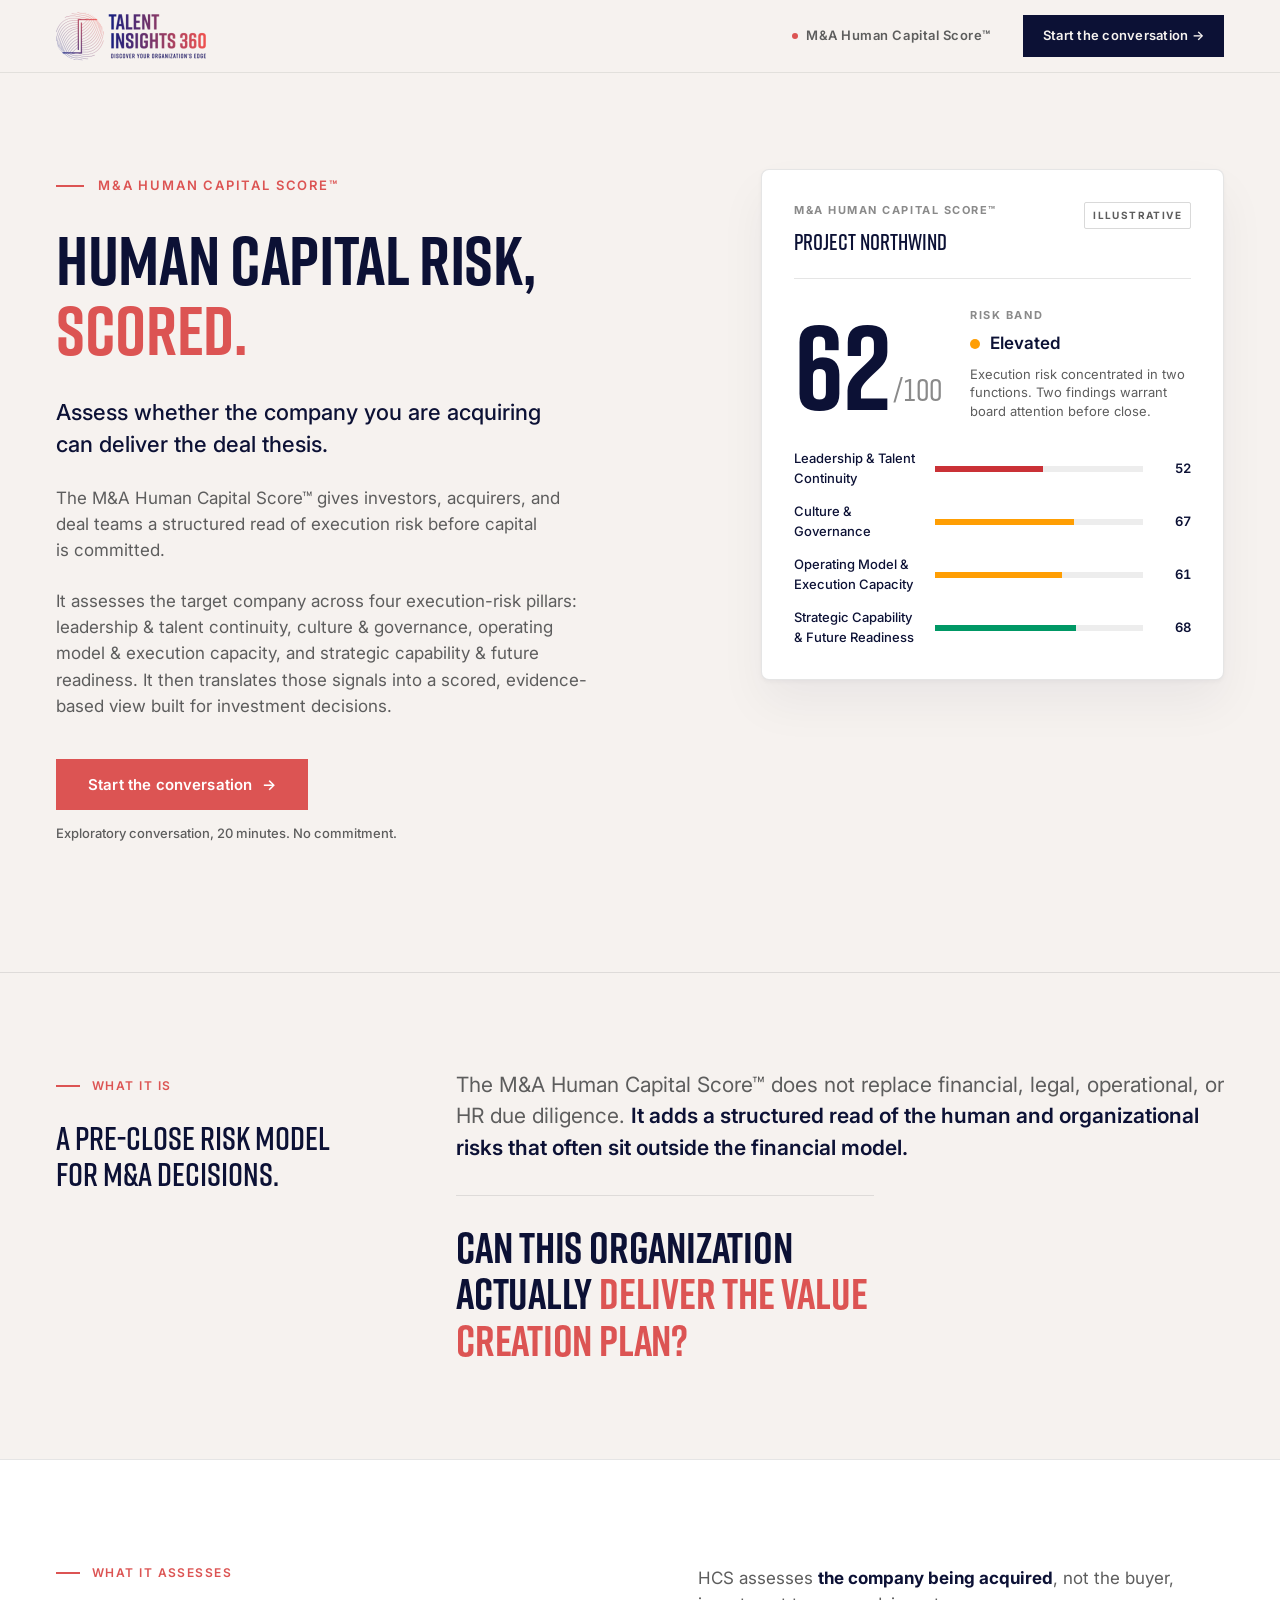
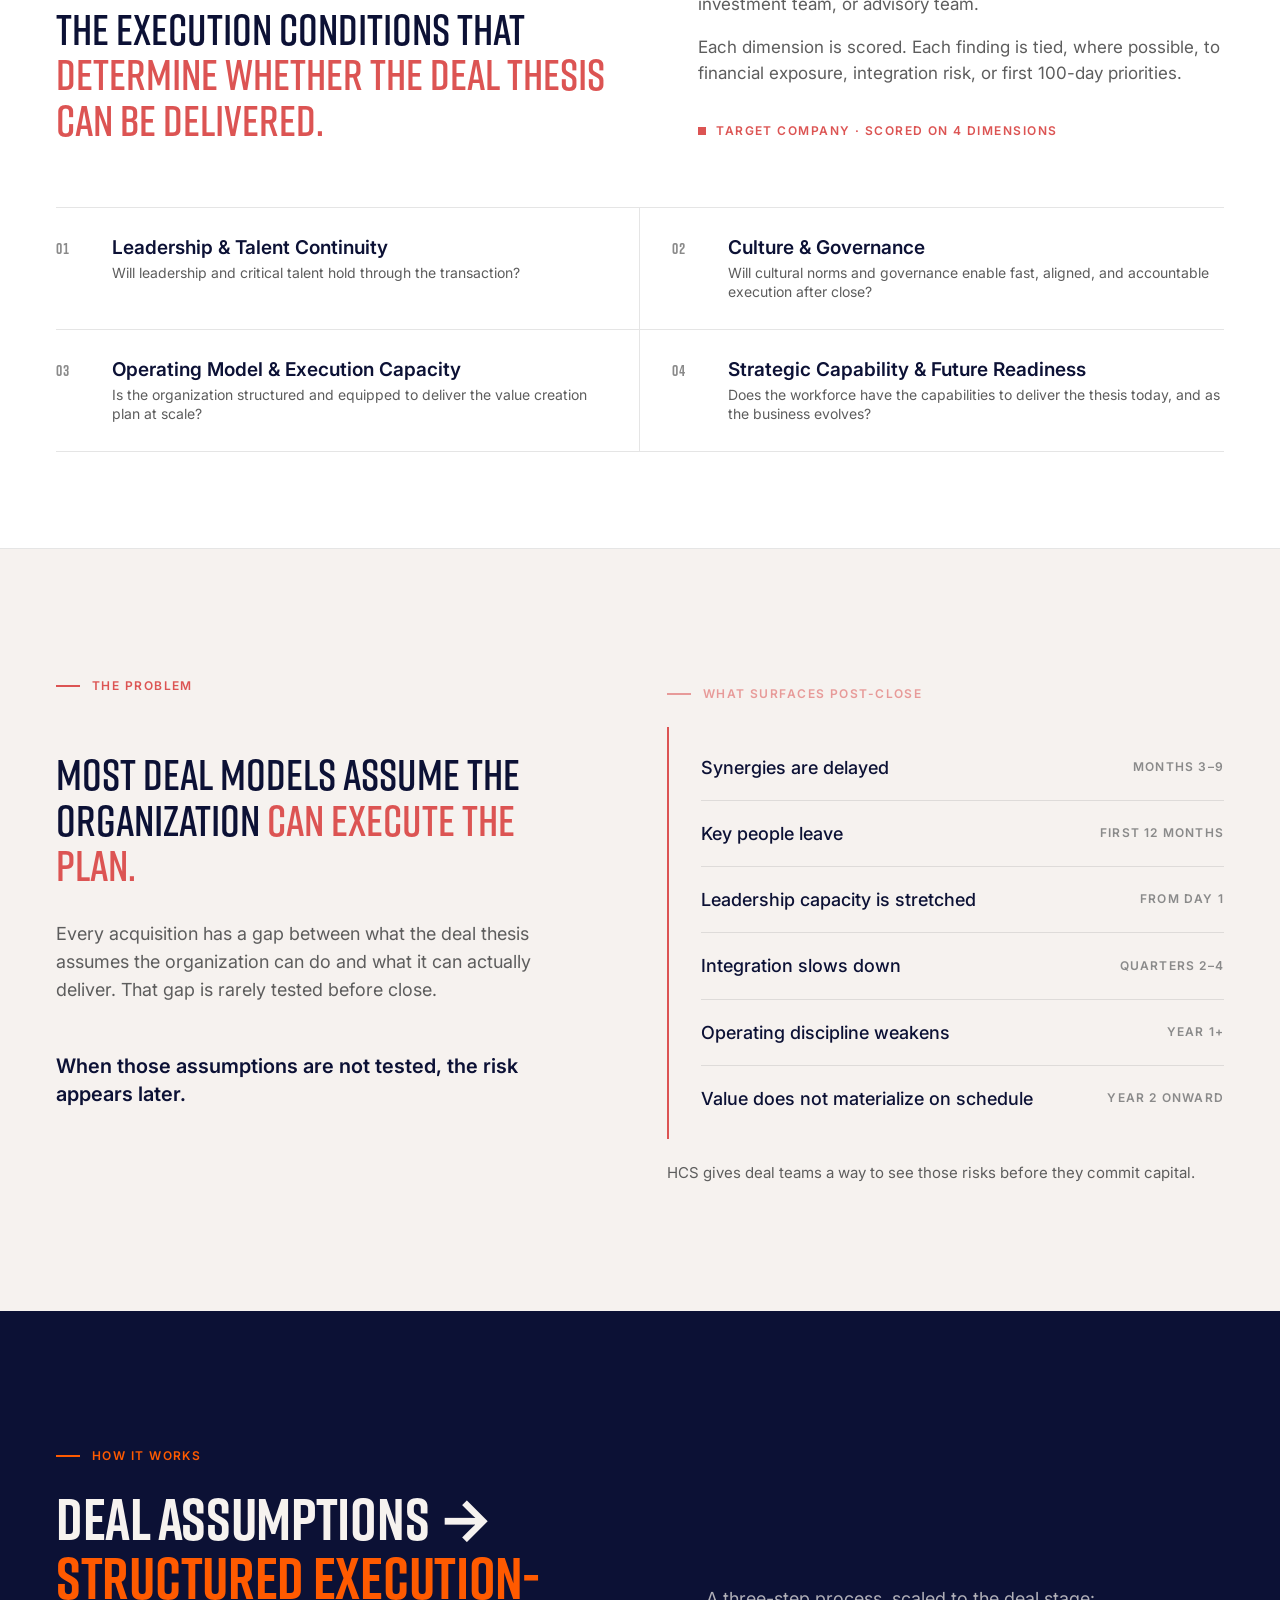
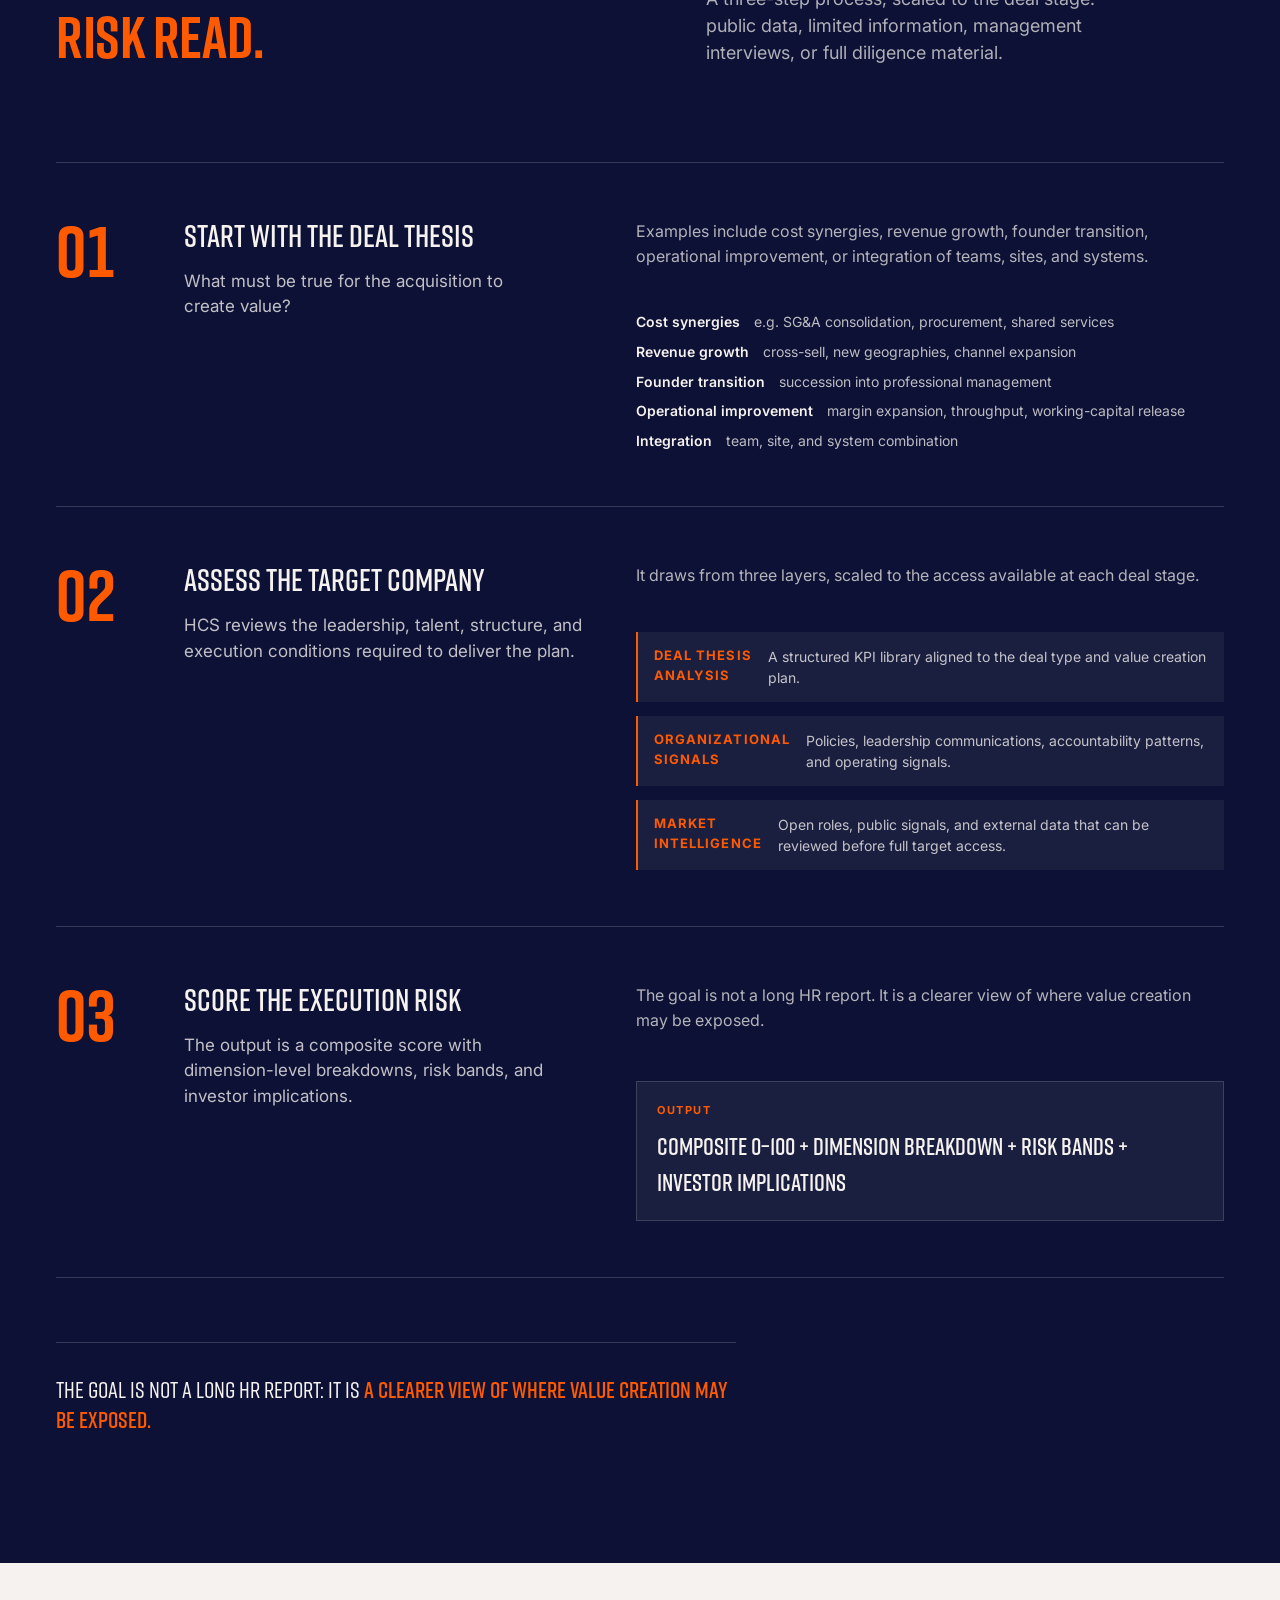
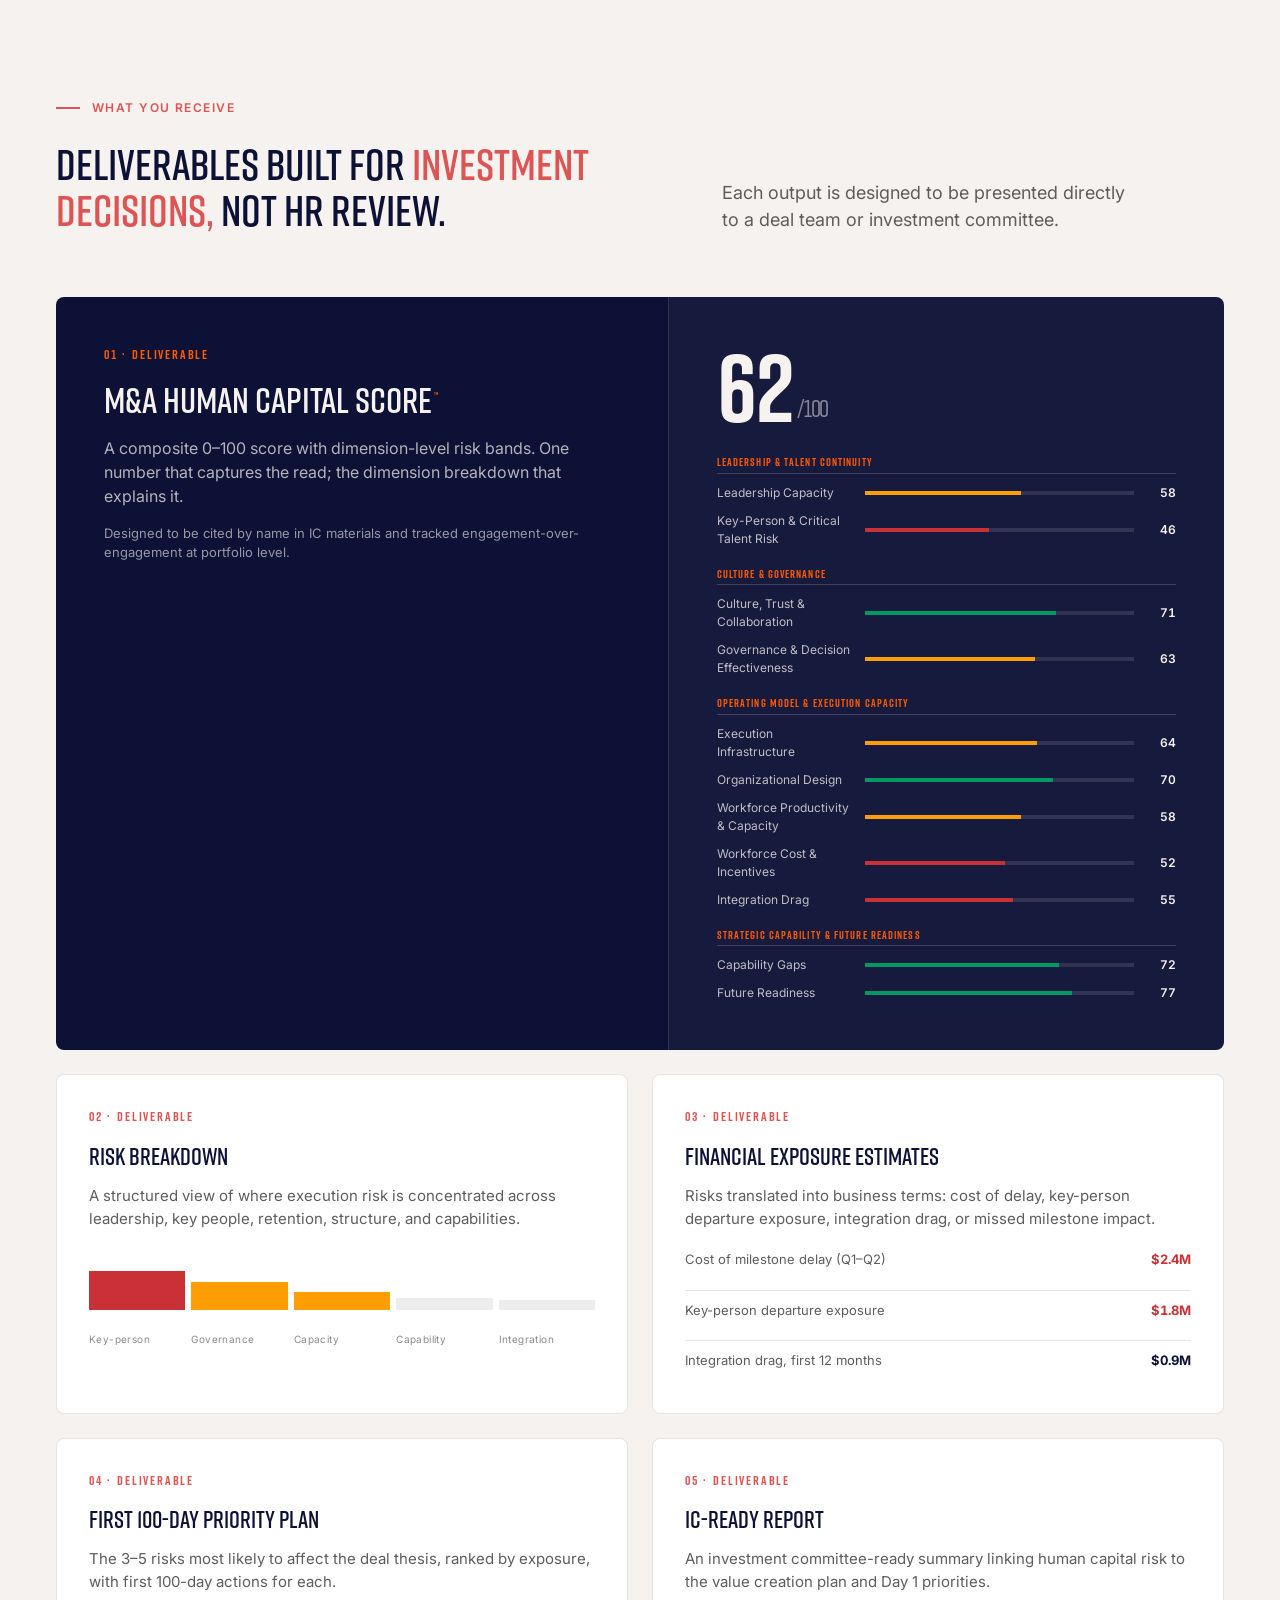
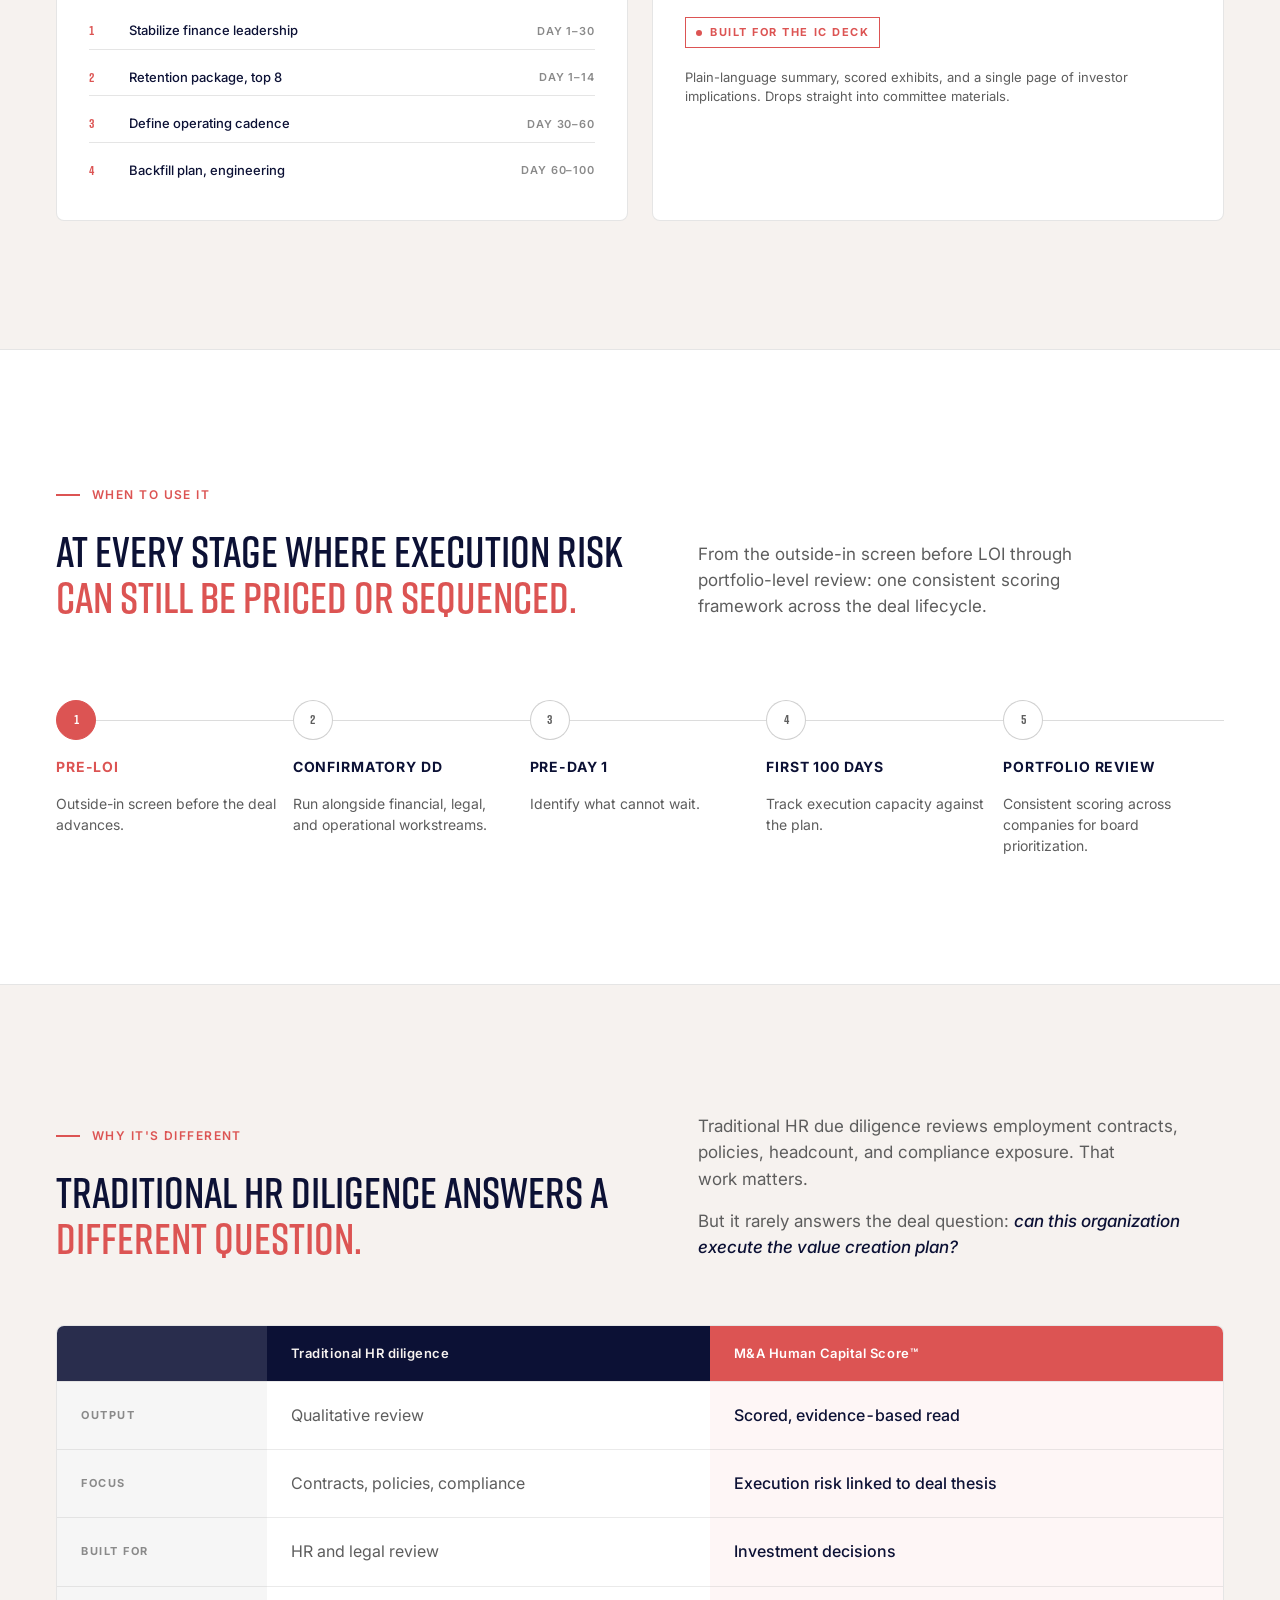
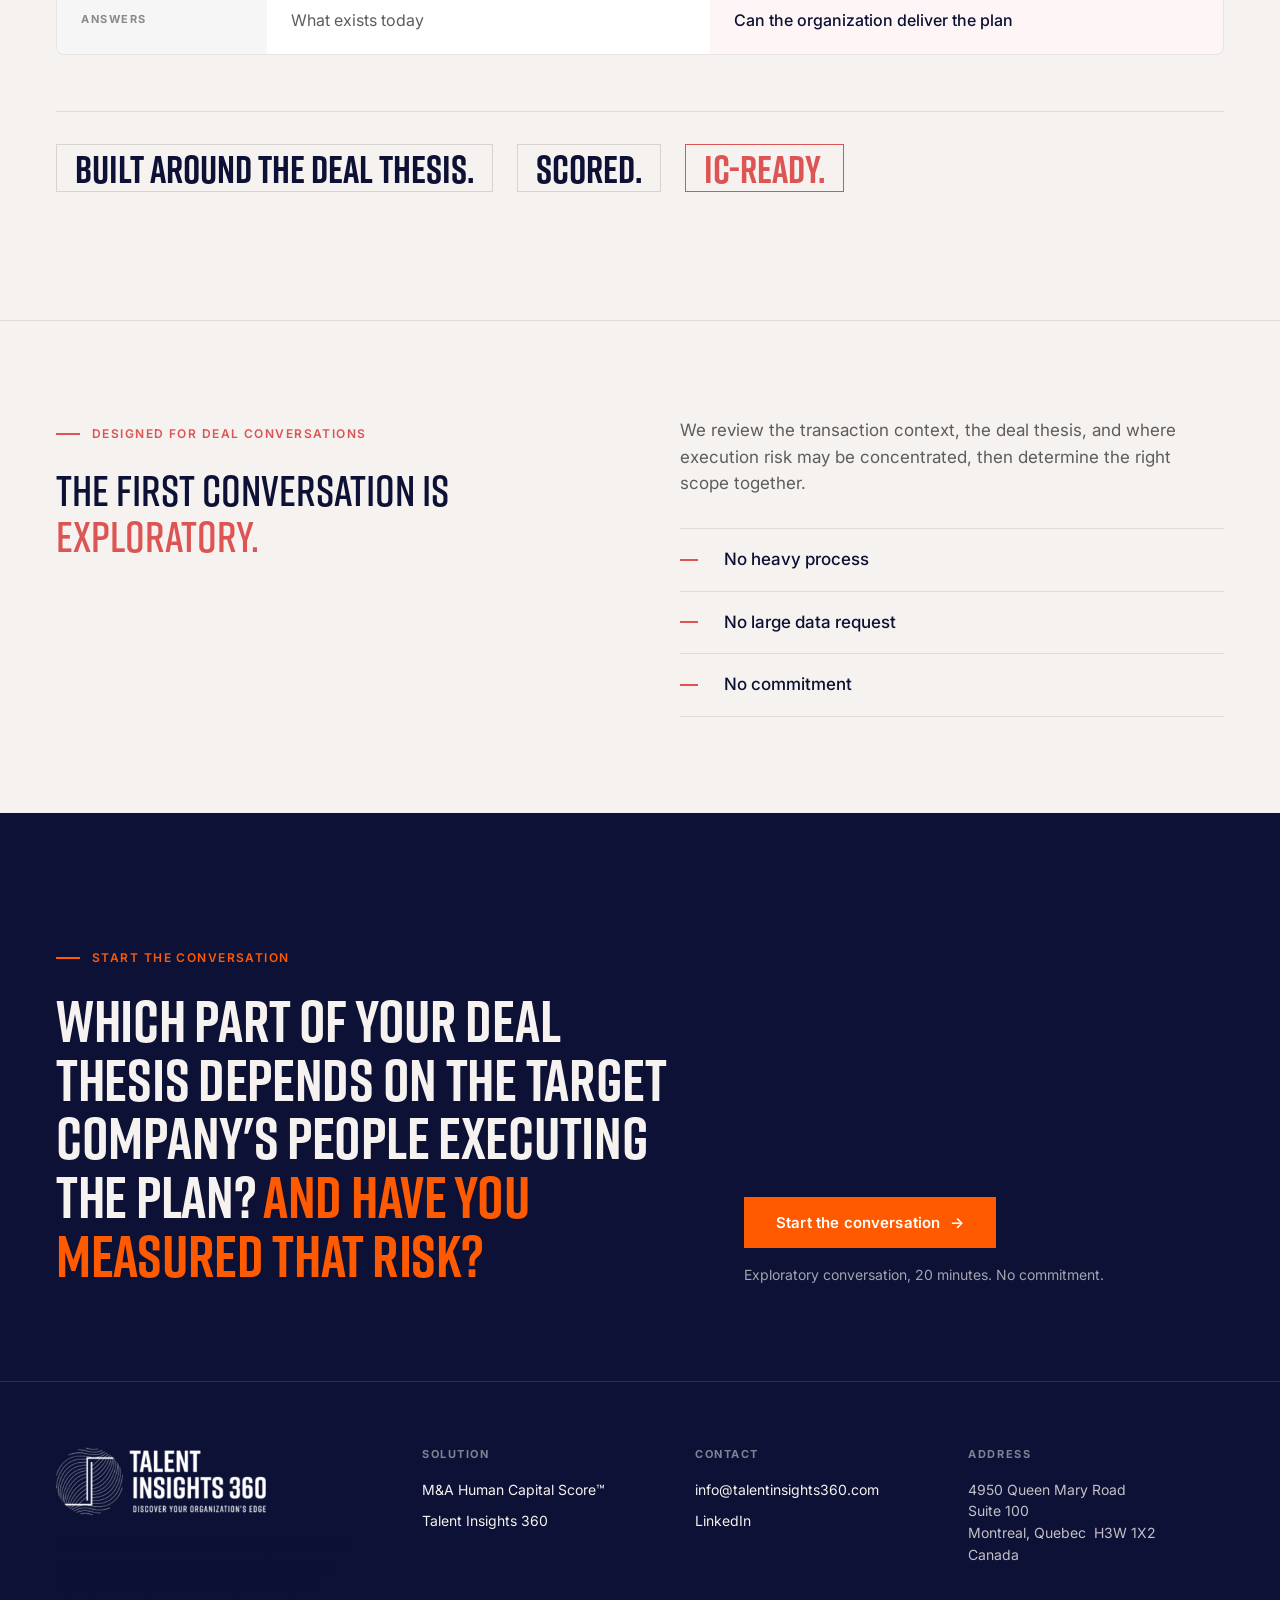
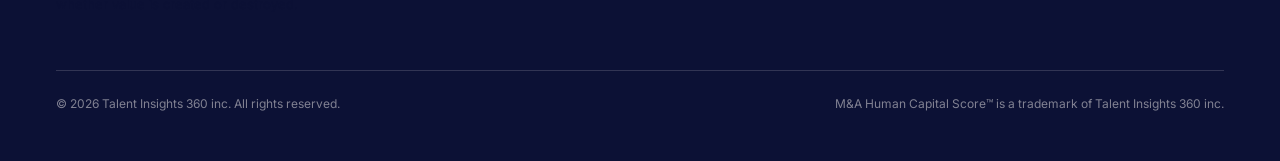
<file: M&A Human Capital Score - Landing-print.html>
<!doctype html>
<html lang="en">
<head>
<meta charset="utf-8" />
<title>M&amp;A Human Capital Score™ · Talent Insights 360</title>
<meta name="viewport" content="width=device-width,initial-scale=1" />
<meta name="robots" content="noindex, nofollow" />
<link rel="icon" href="assets/logo-mark.svg" />
<link rel="stylesheet" href="colors_and_type.css" />
<style>
/* =========================================================================
   M&A Human Capital Score™ · Landing page
   Built on the TI360 design system (Inter + Rift, Navy/Beige/Crimson,
   square buttons, no gradients, no decorative iconography).
   Layout discipline kept tight: generous whitespace, one accent per section.
   ========================================================================= */

* { box-sizing: border-box; }
html, body { margin: 0; }
body {
  background: var(--ti-beige);
  color: var(--ti-navy);
  font-family: var(--font-sans);
  font-size: 17px;
  line-height: 1.5;
  -webkit-font-smoothing: antialiased;
}
img { display: block; max-width: 100%; }
a { color: inherit; }

/* ----- Container + grid ----- */
.container {
  width: 100%;
  max-width: 1280px;
  margin: 0 auto;
  padding: 0 56px;
}
@media (max-width: 840px) {
  .container { padding: 0 28px; }
}

/* ----- Section rhythm ----- */
section {
  padding: 96px 0;
  position: relative;
}
section.tight  { padding: 64px 0; }
section.loose  { padding: 128px 0; }

.section-eyebrow {
  font-family: var(--font-sans);
  font-size: 12px;
  font-weight: 600;
  letter-spacing: 0.12em;
  text-transform: uppercase;
  color: var(--ti-crimson);
  display: inline-flex;
  align-items: center;
  gap: 12px;
  margin-bottom: 24px;
}
.section-eyebrow::before {
  content: "";
  display: inline-block;
  width: 24px;
  height: 2px;
  background: var(--ti-crimson);
}

/* Big editorial heading: Rift, sentence case for narrative, uppercase reserved for badges */
.display {
  font-family: var(--font-display);
  font-weight: 700;
  font-size: clamp(44px, 5.4vw, 86px);
  line-height: 1.02;
  letter-spacing: -0.005em;
  color: var(--ti-navy);
  margin: 0;
  text-transform: uppercase;
}
.display .accent { color: var(--ti-crimson); }

.h-rift {
  font-family: var(--font-display);
  font-weight: 600;
  font-size: clamp(32px, 3.4vw, 52px);
  line-height: 1.05;
  letter-spacing: 0;
  color: var(--ti-navy);
  margin: 0;
  text-transform: uppercase;
}
.h-rift .accent { color: var(--ti-crimson); }

.h-section {
  font-family: var(--font-display);
  font-weight: 600;
  font-size: clamp(28px, 2.6vw, 40px);
  line-height: 1.1;
  letter-spacing: 0;
  margin: 0;
  text-transform: uppercase;
}

.lede {
  font-family: var(--font-sans);
  font-size: 21px;
  line-height: 1.5;
  color: var(--ti-graphite);
  margin: 0;
  max-width: 60ch;
  text-wrap: pretty;
}
.lede strong { color: var(--ti-navy); font-weight: 600; }

p { margin: 0 0 16px; max-width: 64ch; text-wrap: pretty; }
p:last-child { margin-bottom: 0; }

.muted { color: var(--ti-graphite); }

/* ----- Button ----- */
.btn {
  display: inline-flex;
  align-items: center;
  gap: 10px;
  font-family: var(--font-sans);
  font-weight: 600;
  font-size: 15px;
  letter-spacing: 0.01em;
  padding: 18px 32px;
  border: 0;
  border-radius: 0;
  background: var(--ti-crimson);
  color: var(--ti-ivory);
  cursor: pointer;
  transition: background 300ms cubic-bezier(0.2,0.6,0.2,1), transform 300ms cubic-bezier(0.2,0.6,0.2,1);
  text-decoration: none;
  line-height: 1;
}
.btn:hover { background: var(--ti-cobalt); }
.btn .arr {
  display: inline-block;
  transition: transform 300ms cubic-bezier(0.2,0.6,0.2,1);
}
.btn:hover .arr { transform: translateX(4px); }
.btn--ghost {
  background: transparent;
  color: var(--ti-navy);
  box-shadow: inset 0 0 0 1.5px var(--ti-navy);
}
.btn--ghost:hover { background: var(--ti-navy); color: var(--ti-beige); }
.btn-caption {
  display: block;
  margin-top: 14px;
  font-size: 13px;
  color: var(--ti-graphite);
  font-weight: 500;
}

/* =========================================================================
   NAV
   ========================================================================= */
.nav {
  position: sticky;
  top: 0;
  z-index: 50;
  background: color-mix(in srgb, var(--ti-beige) 92%, transparent);
  backdrop-filter: saturate(140%) blur(8px);
  border-bottom: 1px solid color-mix(in srgb, var(--ti-smoke) 18%, transparent);
}
.nav__inner {
  display: flex;
  align-items: center;
  justify-content: space-between;
  height: 72px;
}
.nav__logo { height: 50px; width: 150px; }
.nav__right {
  display: flex;
  align-items: center;
  gap: 32px;
}
.nav__product {
  font-size: 13px;
  font-weight: 600;
  letter-spacing: 0.04em;
  color: var(--ti-graphite);
  display: inline-flex;
  align-items: center;
  gap: 8px;
}
.nav__product .dot {
  width: 6px; height: 6px; border-radius: 50%;
  background: var(--ti-crimson);
  display: inline-block;
}
.nav__cta {
  background: var(--ti-navy);
  color: var(--ti-beige);
  padding: 11px 20px;
  font-size: 13px;
  font-weight: 600;
  letter-spacing: 0.02em;
  text-decoration: none;
  transition: background 300ms cubic-bezier(0.2,0.6,0.2,1);
}
.nav__cta:hover { background: var(--ti-crimson); }
@media (max-width: 720px) {
  .nav__product { display: none; }
}

/* =========================================================================
   HERO
   ========================================================================= */
.hero {
  padding: 96px 0 128px;
  position: relative;
}
.hero__grid {
  display: grid;
  grid-template-columns: minmax(0, 1.35fr) minmax(0, 1fr);
  gap: 80px;
  align-items: start;
}
@media (max-width: 980px) {
  .hero__grid { grid-template-columns: 1fr; gap: 56px; }
}
.hero__product {
  font-size: 13px;
  font-weight: 600;
  letter-spacing: 0.14em;
  text-transform: uppercase;
  color: var(--ti-crimson);
  margin-bottom: 28px;
  display: inline-flex;
  align-items: center;
  gap: 14px;
}
.hero__product::before {
  content: "";
  display: inline-block; width: 28px; height: 2px;
  background: var(--ti-crimson);
}
.hero__lede {
  margin-top: 32px;
  font-size: 22px;
  line-height: 1.45;
  color: var(--ti-navy);
  max-width: 36ch;
  font-weight: 500;
}
.hero__body {
  margin-top: 24px;
  font-size: 17px;
  line-height: 1.55;
  color: var(--ti-graphite);
  max-width: 50ch;
}
.hero__cta {
  margin-top: 40px;
  display: flex;
  flex-direction: column;
  align-items: flex-start;
}

/* Hero: sample score card. The product IS the imagery. */
.score-card {
  background: var(--ti-ivory);
  border: 1px solid color-mix(in srgb, var(--ti-smoke) 22%, transparent);
  border-radius: 8px;
  padding: 32px;
  box-shadow: 0 2px 4px rgba(12,17,53,0.04), 0 24px 48px rgba(12,17,53,0.05);
  display: flex;
  flex-direction: column;
  gap: 28px;
  position: relative;
}
.score-card__head {
  display: flex;
  align-items: flex-start;
  justify-content: space-between;
  gap: 16px;
  padding-bottom: 20px;
  border-bottom: 1px solid color-mix(in srgb, var(--ti-smoke) 22%, transparent);
}
.score-card__title-block { display: flex; flex-direction: column; gap: 6px; }
.score-card__eyebrow {
  font-size: 11px;
  font-weight: 700;
  letter-spacing: 0.14em;
  text-transform: uppercase;
  color: var(--ti-smoke);
}
.score-card__title {
  font-family: var(--font-display);
  font-size: 22px;
  font-weight: 600;
  letter-spacing: 0;
  text-transform: uppercase;
  color: var(--ti-navy);
}
.score-card__sample {
  font-size: 10px;
  font-weight: 700;
  letter-spacing: 0.14em;
  text-transform: uppercase;
  color: var(--ti-graphite);
  padding: 5px 8px;
  border: 1px solid color-mix(in srgb, var(--ti-smoke) 32%, transparent);
  border-radius: 2px;
  flex-shrink: 0;
  white-space: nowrap;
}
.score-card__hero {
  display: grid;
  grid-template-columns: auto 1fr;
  gap: 28px;
  align-items: center;
}
.score-card__value {
  font-family: var(--font-display);
  font-size: 120px;
  font-weight: 700;
  line-height: 0.85;
  letter-spacing: -0.02em;
  color: var(--ti-navy);
  font-variant-numeric: tabular-nums;
  display: flex;
  align-items: flex-end;
  gap: 4px;
}
.score-card__value .unit {
  font-size: 32px;
  font-weight: 500;
  color: var(--ti-smoke);
  letter-spacing: 0;
  padding-bottom: 12px;
}
.score-card__band {
  display: flex;
  flex-direction: column;
  gap: 8px;
}
.score-card__band-label {
  font-size: 11px;
  font-weight: 700;
  letter-spacing: 0.14em;
  text-transform: uppercase;
  color: var(--ti-smoke);
}
.score-card__band-value {
  font-family: var(--font-sans);
  font-size: 17px;
  font-weight: 600;
  color: var(--ti-navy);
  display: inline-flex;
  align-items: center;
  gap: 10px;
}
.score-card__band-pip {
  width: 10px; height: 10px;
  background: var(--ti-tangerine);
  border-radius: 50%;
}
.score-card__band-note {
  font-size: 13px;
  color: var(--ti-graphite);
  line-height: 1.45;
}
.score-card__rows {
  display: flex;
  flex-direction: column;
  gap: 14px;
}
.dim-row {
  display: grid;
  grid-template-columns: minmax(120px, 1.2fr) minmax(0, 2fr) auto;
  gap: 16px;
  align-items: center;
  font-size: 13px;
}
.dim-row__name {
  font-weight: 500;
  color: var(--ti-navy);
}
.dim-row__bar {
  position: relative;
  height: 6px;
  background: var(--ti-platinum);
  border-radius: 0;
  overflow: hidden;
}
.dim-row__fill {
  position: absolute;
  inset: 0 auto 0 0;
  background: var(--ti-navy);
  border-radius: 0;
}
.dim-row__fill--high { background: var(--ti-burgundy); }
.dim-row__fill--med  { background: var(--ti-tangerine); }
.dim-row__fill--low  { background: var(--ti-emerald); }
.dim-row__score {
  font-variant-numeric: tabular-nums;
  font-weight: 600;
  color: var(--ti-navy);
  min-width: 32px;
  text-align: right;
}

/* =========================================================================
   "WHAT IT IS": single statement, calm pause after hero
   ========================================================================= */
.what-it-is {
  padding: 96px 0;
  border-top: 1px solid color-mix(in srgb, var(--ti-smoke) 22%, transparent);
}
.what-it-is__grid {
  display: grid;
  grid-template-columns: minmax(0, 320px) minmax(0, 1fr);
  gap: 80px;
  align-items: start;
}
@media (max-width: 840px) {
  .what-it-is__grid { grid-template-columns: 1fr; gap: 32px; }
}
.what-it-is__body { display: flex; flex-direction: column; gap: 32px; }
.what-it-is__question {
  font-family: var(--font-display);
  font-weight: 700;
  font-size: clamp(32px, 3.4vw, 48px);
  line-height: 1.06;
  letter-spacing: -0.005em;
  color: var(--ti-navy);
  text-transform: uppercase;
  padding-top: 28px;
  border-top: 1px solid color-mix(in srgb, var(--ti-smoke) 22%, transparent);
  max-width: 22ch;
}
.what-it-is__question .accent { color: var(--ti-crimson); }

/* =========================================================================
   "WHAT IT ASSESSES": Dimensions readout
   ========================================================================= */
.assesses {
  padding: 96px 0;
  background: var(--ti-ivory);
  border-top: 1px solid color-mix(in srgb, var(--ti-smoke) 22%, transparent);
  border-bottom: 1px solid color-mix(in srgb, var(--ti-smoke) 22%, transparent);
}
.assesses__head {
  display: grid;
  grid-template-columns: minmax(0, 1.1fr) minmax(0, 1fr);
  gap: 64px;
  align-items: end;
  margin-bottom: 64px;
}
@media (max-width: 840px) {
  .assesses__head { grid-template-columns: 1fr; gap: 24px; }
}
.assesses__intro p { color: var(--ti-graphite); font-size: 17px; line-height: 1.55; }
.assesses__intro .target-tag {
  display: inline-flex;
  align-items: center;
  gap: 10px;
  margin-top: 20px;
  font-size: 12px;
  font-weight: 600;
  letter-spacing: 0.12em;
  text-transform: uppercase;
  color: var(--ti-crimson);
}
.assesses__intro .target-tag::before {
  content: "";
  width: 8px; height: 8px; background: var(--ti-crimson); border-radius: 0;
}

.dim-list {
  display: grid;
  grid-template-columns: repeat(2, 1fr);
  gap: 0;
  border-top: 1px solid color-mix(in srgb, var(--ti-smoke) 22%, transparent);
}
@media (max-width: 720px) {
  .dim-list { grid-template-columns: 1fr; }
}
.dim {
  display: grid;
  grid-template-columns: auto 1fr;
  gap: 28px;
  align-items: baseline;
  padding: 28px 0;
  border-bottom: 1px solid color-mix(in srgb, var(--ti-smoke) 22%, transparent);
}
.dim:nth-child(odd) { padding-right: 32px; border-right: 1px solid color-mix(in srgb, var(--ti-smoke) 22%, transparent); }
.dim:nth-child(even) { padding-left: 32px; }
@media (max-width: 720px) {
  .dim:nth-child(odd) { padding-right: 0; border-right: 0; }
  .dim:nth-child(even) { padding-left: 0; }
}
.dim__num {
  font-family: var(--font-display);
  font-size: 15px;
  font-weight: 700;
  letter-spacing: 0.08em;
  color: var(--ti-smoke);
  font-variant-numeric: tabular-nums;
  min-width: 28px;
}
.dim__name {
  font-family: var(--font-sans);
  font-size: 19px;
  font-weight: 600;
  color: var(--ti-navy);
  line-height: 1.3;
}
.dim__hint {
  display: block;
  font-size: 14px;
  font-weight: 400;
  color: var(--ti-graphite);
  margin-top: 4px;
}
.assesses__footnote {
  margin-top: 48px;
  font-size: 15px;
  color: var(--ti-graphite);
  max-width: 70ch;
}

/* =========================================================================
   "THE PROBLEM"
   ========================================================================= */
.problem {
  padding: 128px 0;
}
.problem__grid {
  display: grid;
  grid-template-columns: minmax(0, 1fr) minmax(0, 1.05fr);
  gap: 80px;
  align-items: start;
}
@media (max-width: 980px) {
  .problem__grid { grid-template-columns: 1fr; gap: 56px; }
}
.problem__copy { display: flex; flex-direction: column; gap: 32px; }
.problem__copy p { font-size: 18px; line-height: 1.55; color: var(--ti-graphite); }
.problem__copy .one-line {
  font-family: var(--font-sans);
  font-size: 20px;
  font-weight: 600;
  color: var(--ti-navy);
  line-height: 1.4;
  max-width: 38ch;
}

.consequences {
  border-left: 2px solid var(--ti-crimson);
  padding: 8px 0 8px 32px;
  display: flex;
  flex-direction: column;
  gap: 0;
}
.consequence {
  padding: 20px 0;
  border-bottom: 1px solid color-mix(in srgb, var(--ti-smoke) 22%, transparent);
  font-size: 18px;
  font-weight: 500;
  color: var(--ti-navy);
  line-height: 1.4;
  display: grid;
  grid-template-columns: 1fr auto;
  gap: 16px;
  align-items: center;
}
.consequence:last-child { border-bottom: 0; }
.consequence__meta {
  font-size: 12px;
  font-weight: 600;
  letter-spacing: 0.1em;
  text-transform: uppercase;
  color: var(--ti-smoke);
  white-space: nowrap;
}

/* =========================================================================
   "HOW IT WORKS"
   ========================================================================= */
.how {
  background: var(--ti-navy);
  color: var(--ti-beige);
  padding: 128px 0;
}
.how__intro {
  display: grid;
  grid-template-columns: minmax(0, 1.1fr) minmax(0, 1fr);
  gap: 80px;
  align-items: end;
  margin-bottom: 96px;
}
@media (max-width: 840px) {
  .how__intro { grid-template-columns: 1fr; gap: 24px; }
}
.how__title {
  font-family: var(--font-display);
  font-weight: 700;
  font-size: clamp(40px, 4.6vw, 72px);
  line-height: 1.0;
  letter-spacing: -0.005em;
  color: var(--ti-beige);
  text-transform: uppercase;
  margin: 0;
}
.how__title .accent { color: var(--ti-flame); }
.how__sub {
  font-size: 18px;
  line-height: 1.5;
  color: color-mix(in srgb, var(--ti-beige) 70%, transparent);
  max-width: 40ch;
}
.how .section-eyebrow { color: var(--ti-flame); }
.how .section-eyebrow::before { background: var(--ti-flame); }

.steps {
  display: flex;
  flex-direction: column;
  gap: 0;
  border-top: 1px solid color-mix(in srgb, var(--ti-beige) 18%, transparent);
}
.step {
  display: grid;
  grid-template-columns: 80px minmax(0, 1.1fr) minmax(0, 1.6fr);
  gap: 48px;
  padding: 56px 0;
  border-bottom: 1px solid color-mix(in srgb, var(--ti-beige) 18%, transparent);
  align-items: start;
}
@media (max-width: 840px) {
  .step { grid-template-columns: 1fr; gap: 16px; padding: 40px 0; }
}
.step__num {
  font-family: var(--font-display);
  font-size: 72px;
  font-weight: 700;
  line-height: 0.85;
  color: var(--ti-flame);
  font-variant-numeric: tabular-nums;
}
.step__title {
  font-family: var(--font-display);
  font-weight: 600;
  font-size: clamp(24px, 2.4vw, 34px);
  line-height: 1.1;
  letter-spacing: 0;
  color: var(--ti-beige);
  text-transform: uppercase;
  margin: 0 0 16px;
}
.step__lead {
  font-size: 17px;
  color: color-mix(in srgb, var(--ti-beige) 78%, transparent);
  line-height: 1.5;
}
.step__body {
  display: flex;
  flex-direction: column;
  gap: 16px;
}
.step__body p {
  font-size: 16px;
  line-height: 1.55;
  color: color-mix(in srgb, var(--ti-beige) 72%, transparent);
}
.layers {
  display: flex;
  flex-direction: column;
  gap: 14px;
  margin-top: 12px;
}
.layer {
  display: grid;
  grid-template-columns: auto 1fr;
  gap: 16px;
  padding: 14px 16px;
  background: color-mix(in srgb, var(--ti-beige) 6%, transparent);
  border-left: 2px solid var(--ti-flame);
  border-radius: 0;
}
.layer__name {
  font-size: 13px;
  font-weight: 700;
  letter-spacing: 0.08em;
  text-transform: uppercase;
  color: var(--ti-flame);
  white-space: nowrap;
}
.layer__desc {
  font-size: 14px;
  line-height: 1.5;
  color: color-mix(in srgb, var(--ti-beige) 78%, transparent);
}
@media (max-width: 600px) {
  .layer { grid-template-columns: 1fr; gap: 4px; }
}

.step__output {
  margin-top: 16px;
  padding: 20px;
  background: color-mix(in srgb, var(--ti-beige) 6%, transparent);
  border: 1px solid color-mix(in srgb, var(--ti-beige) 16%, transparent);
}
.step__output-lbl {
  font-size: 11px;
  font-weight: 700;
  letter-spacing: 0.14em;
  text-transform: uppercase;
  color: var(--ti-flame);
  margin-bottom: 10px;
}
.step__output-val {
  font-family: var(--font-display);
  font-size: 24px;
  font-weight: 600;
  text-transform: uppercase;
  color: var(--ti-beige);
}

.step__data-list {
  display: flex;
  flex-direction: column;
  gap: 10px;
  margin-top: 12px;
}
.step__data-row {
  display: grid;
  grid-template-columns: auto 1fr;
  gap: 14px;
  font-size: 14px;
  color: color-mix(in srgb, var(--ti-beige) 76%, transparent);
  line-height: 1.4;
}
.step__data-row span:first-child {
  font-weight: 600;
  color: var(--ti-beige);
  font-variant-numeric: tabular-nums;
}

.how__goal {
  margin-top: 64px;
  padding-top: 32px;
  border-top: 1px solid color-mix(in srgb, var(--ti-beige) 18%, transparent);
  font-family: var(--font-display);
  font-size: clamp(20px, 1.8vw, 26px);
  font-weight: 500;
  line-height: 1.3;
  color: var(--ti-beige);
  text-transform: none;
  letter-spacing: 0;
  max-width: 68ch;
}
.how__goal .accent { color: var(--ti-flame); font-weight: 600; }

/* =========================================================================
   "WHAT YOU RECEIVE": deliverables
   ========================================================================= */
.receive {
  padding: 128px 0;
}
.receive__head {
  display: grid;
  grid-template-columns: minmax(0, 1.2fr) minmax(0, 1fr);
  gap: 64px;
  align-items: end;
  margin-bottom: 64px;
}
@media (max-width: 840px) {
  .receive__head { grid-template-columns: 1fr; gap: 24px; }
}
.receive__intro {
  font-size: 18px;
  line-height: 1.5;
  color: var(--ti-graphite);
  max-width: 38ch;
}

.deliverables {
  display: grid;
  grid-template-columns: repeat(12, 1fr);
  gap: 24px;
}
@media (max-width: 980px) {
  .deliverables { grid-template-columns: 1fr; }
  .deliverables .deliv { grid-column: 1 / -1 !important; }
}
.deliv {
  background: var(--ti-ivory);
  border: 1px solid color-mix(in srgb, var(--ti-smoke) 22%, transparent);
  border-radius: 8px;
  padding: 32px;
  display: flex;
  flex-direction: column;
  gap: 16px;
  position: relative;
  transition: transform 300ms cubic-bezier(0.2,0.6,0.2,1), box-shadow 300ms cubic-bezier(0.2,0.6,0.2,1);
}
.deliv:hover {
  box-shadow: 0 4px 8px rgba(12,17,53,0.06), 0 24px 48px rgba(12,17,53,0.06);
}
.deliv__num {
  font-family: var(--font-display);
  font-size: 13px;
  font-weight: 700;
  letter-spacing: 0.14em;
  color: var(--ti-crimson);
  font-variant-numeric: tabular-nums;
  text-transform: uppercase;
}
.deliv__title {
  font-family: var(--font-display);
  font-weight: 600;
  font-size: 24px;
  line-height: 1.1;
  letter-spacing: 0;
  color: var(--ti-navy);
  text-transform: uppercase;
  margin: 0;
}
.deliv__title .tm {
  font-size: 11px;
  vertical-align: super;
  margin-left: 2px;
  color: var(--ti-crimson);
}
.deliv__desc {
  font-size: 15px;
  line-height: 1.5;
  color: var(--ti-graphite);
  margin: 0;
}

/* Layout: featured + 4 supporting */
.deliv--feature { grid-column: span 12; padding: 0; background: transparent; border: 0; }
.deliv--feature:hover { box-shadow: none; }
.deliv--feature .deliv__inner {
  display: grid;
  grid-template-columns: minmax(0, 1.1fr) minmax(0, 1fr);
  gap: 0;
  background: var(--ti-navy);
  color: var(--ti-beige);
  border-radius: 8px;
  overflow: hidden;
}
@media (max-width: 840px) {
  .deliv--feature .deliv__inner { grid-template-columns: 1fr; }
}
.deliv--feature .deliv__copy {
  padding: 48px;
  display: flex;
  flex-direction: column;
  gap: 16px;
}
.deliv--feature .deliv__num { color: var(--ti-flame); }
.deliv--feature .deliv__title { color: var(--ti-beige); font-size: 36px; }
.deliv--feature .deliv__title .tm { color: var(--ti-flame); }
.deliv--feature .deliv__desc { color: color-mix(in srgb, var(--ti-beige) 72%, transparent); font-size: 16px; }
.deliv--feature .deliv__viz {
  background: color-mix(in srgb, var(--ti-beige) 4%, transparent);
  padding: 48px;
  display: flex;
  flex-direction: column;
  justify-content: center;
  gap: 28px;
  border-left: 1px solid color-mix(in srgb, var(--ti-beige) 12%, transparent);
}
@media (max-width: 840px) {
  .deliv--feature .deliv__viz { border-left: 0; border-top: 1px solid color-mix(in srgb, var(--ti-beige) 12%, transparent); }
}
.deliv__hero-score {
  font-family: var(--font-display);
  font-size: 96px;
  font-weight: 700;
  line-height: 0.85;
  letter-spacing: -0.02em;
  color: var(--ti-beige);
  font-variant-numeric: tabular-nums;
  display: flex;
  align-items: flex-end;
  gap: 4px;
}
.deliv__hero-score .unit {
  font-size: 24px;
  font-weight: 500;
  color: color-mix(in srgb, var(--ti-beige) 50%, transparent);
  padding-bottom: 8px;
}
.deliv__dim-strip {
  display: flex;
  flex-direction: column;
  gap: 10px;
}
.deliv__dim-pillar {
  font-family: var(--font-display);
  font-size: 11px;
  font-weight: 700;
  letter-spacing: 0.1em;
  text-transform: uppercase;
  color: var(--ti-flame);
  padding-bottom: 2px;
  margin-top: 8px;
  border-bottom: 1px solid color-mix(in srgb, var(--ti-beige) 18%, transparent);
}
.deliv__dim-strip > .deliv__dim-pillar:first-child { margin-top: 0; }
.deliv__dim-row {
  display: grid;
  grid-template-columns: minmax(110px, 1fr) minmax(0, 2fr) auto;
  gap: 14px;
  align-items: center;
  font-size: 12px;
  color: color-mix(in srgb, var(--ti-beige) 76%, transparent);
}
.deliv__dim-bar {
  height: 4px;
  background: color-mix(in srgb, var(--ti-beige) 12%, transparent);
  position: relative;
}
.deliv__dim-fill {
  position: absolute; inset: 0 auto 0 0;
  background: var(--ti-beige);
}
.deliv__dim-fill.high { background: var(--ti-burgundy); }
.deliv__dim-fill.med  { background: var(--ti-tangerine); }
.deliv__dim-fill.pos  { background: var(--ti-emerald); }
.deliv__dim-score {
  font-variant-numeric: tabular-nums;
  font-weight: 600;
  color: var(--ti-beige);
  min-width: 28px;
  text-align: right;
}

.deliv--span6 { grid-column: span 6; }
.deliv--span3 { grid-column: span 6; }
@media (min-width: 981px) {
  .deliv--span6 { grid-column: span 6; }
  .deliv--span3 { grid-column: span 6; }
}

/* Per-card mini visuals */
.mini-bars {
  margin-top: 8px;
  display: grid;
  grid-template-columns: 1fr 1fr 1fr 1fr 1fr;
  gap: 6px;
  align-items: end;
  height: 56px;
}
.mini-bars span {
  background: var(--ti-platinum);
  width: 100%;
  display: block;
  border-radius: 0;
}
.mini-bars .b1 { height: 70%; background: var(--ti-burgundy); }
.mini-bars .b2 { height: 50%; background: var(--ti-tangerine); }
.mini-bars .b3 { height: 32%; background: var(--ti-tangerine); }
.mini-bars .b4 { height: 22%; background: var(--ti-platinum); color: var(--ti-smoke); }
.mini-bars .b5 { height: 18%; background: var(--ti-platinum); color: var(--ti-smoke); }
.mini-bars__labels {
  display: grid;
  grid-template-columns: 1fr 1fr 1fr 1fr 1fr;
  gap: 6px;
  font-size: 10px;
  color: var(--ti-smoke);
  margin-top: 6px;
  letter-spacing: 0.04em;
}

.exposure-list { display: flex; flex-direction: column; gap: 10px; margin-top: 4px; }
.exposure-row {
  display: grid;
  grid-template-columns: 1fr auto;
  gap: 12px;
  align-items: baseline;
  padding: 10px 0;
  border-top: 1px solid color-mix(in srgb, var(--ti-smoke) 22%, transparent);
  font-size: 13px;
}
.exposure-row:first-child { border-top: 0; padding-top: 0; }
.exposure-row__lbl { color: var(--ti-graphite); }
.exposure-row__val {
  font-family: var(--font-sans);
  font-weight: 700;
  font-variant-numeric: tabular-nums;
  color: var(--ti-navy);
}
.exposure-row__val.high { color: var(--ti-burgundy); }

.priorities { display: flex; flex-direction: column; gap: 10px; margin-top: 4px; }
.priority {
  display: grid;
  grid-template-columns: 28px 1fr auto;
  gap: 12px;
  align-items: center;
  font-size: 13px;
  padding: 8px 0;
  border-bottom: 1px solid color-mix(in srgb, var(--ti-smoke) 22%, transparent);
}
.priority:last-child { border-bottom: 0; }
.priority__num {
  font-family: var(--font-display);
  font-weight: 700;
  color: var(--ti-crimson);
  font-variant-numeric: tabular-nums;
}
.priority__lbl { color: var(--ti-navy); font-weight: 500; }
.priority__days {
  font-size: 11px;
  font-weight: 600;
  letter-spacing: 0.08em;
  color: var(--ti-smoke);
  text-transform: uppercase;
}

.ic-stamp {
  margin-top: 8px;
  display: inline-flex;
  align-items: center;
  gap: 8px;
  padding: 6px 10px;
  border: 1px solid var(--ti-crimson);
  font-size: 11px;
  font-weight: 700;
  letter-spacing: 0.14em;
  text-transform: uppercase;
  color: var(--ti-crimson);
  align-self: flex-start;
}
.ic-stamp .dot {
  width: 6px; height: 6px; background: var(--ti-crimson); border-radius: 50%;
}

/* =========================================================================
   "WHEN TO USE IT": deal lifecycle timeline
   ========================================================================= */
.lifecycle {
  padding: 128px 0;
  background: var(--ti-ivory);
  border-top: 1px solid color-mix(in srgb, var(--ti-smoke) 22%, transparent);
  border-bottom: 1px solid color-mix(in srgb, var(--ti-smoke) 22%, transparent);
}
.lifecycle__head {
  display: grid;
  grid-template-columns: minmax(0, 1.1fr) minmax(0, 1fr);
  gap: 64px;
  align-items: end;
  margin-bottom: 80px;
}
@media (max-width: 840px) {
  .lifecycle__head { grid-template-columns: 1fr; gap: 24px; }
}
.lifecycle__sub {
  font-size: 17px;
  line-height: 1.55;
  color: var(--ti-graphite);
  max-width: 40ch;
}

.timeline {
  position: relative;
  display: grid;
  grid-template-columns: repeat(5, 1fr);
  gap: 16px;
}
@media (max-width: 980px) {
  .timeline { grid-template-columns: 1fr; gap: 4px; }
}
.timeline::before {
  content: "";
  position: absolute;
  left: 0; right: 0;
  top: 20px;
  height: 1px;
  background: color-mix(in srgb, var(--ti-smoke) 30%, transparent);
}
@media (max-width: 980px) { .timeline::before { display: none; } }

.stage {
  display: flex;
  flex-direction: column;
  gap: 16px;
  padding-top: 0;
  position: relative;
}
.stage__pip {
  position: relative;
  width: 40px; height: 40px;
  border-radius: 50%;
  background: var(--ti-ivory);
  border: 1.5px solid color-mix(in srgb, var(--ti-smoke) 40%, transparent);
  display: grid;
  place-items: center;
  font-family: var(--font-display);
  font-size: 13px;
  font-weight: 700;
  color: var(--ti-graphite);
  font-variant-numeric: tabular-nums;
  z-index: 1;
}
.stage--active .stage__pip {
  background: var(--ti-crimson);
  border-color: var(--ti-crimson);
  color: var(--ti-ivory);
}
.stage__name {
  font-family: var(--font-sans);
  font-size: 14px;
  font-weight: 700;
  letter-spacing: 0.06em;
  text-transform: uppercase;
  color: var(--ti-navy);
}
.stage--active .stage__name { color: var(--ti-crimson); }
.stage__desc {
  font-size: 14px;
  line-height: 1.5;
  color: var(--ti-graphite);
  max-width: 28ch;
}
@media (max-width: 980px) {
  .stage {
    display: grid;
    grid-template-columns: 48px 1fr;
    gap: 16px;
    padding: 16px 0;
    border-top: 1px solid color-mix(in srgb, var(--ti-smoke) 22%, transparent);
  }
  .stage__pip { grid-row: span 3; }
  .stage__desc { max-width: none; }
}

/* =========================================================================
   "WHY IT'S DIFFERENT": comparison table
   ========================================================================= */
.different { padding: 128px 0; }
.different__head {
  display: grid;
  grid-template-columns: minmax(0, 1.1fr) minmax(0, 1fr);
  gap: 64px;
  align-items: end;
  margin-bottom: 64px;
}
@media (max-width: 840px) {
  .different__head { grid-template-columns: 1fr; gap: 24px; }
}
.different__sub p { font-size: 17px; line-height: 1.55; color: var(--ti-graphite); }
.different__sub em {
  font-style: italic;
  color: var(--ti-navy);
  font-weight: 500;
}

.compare-table {
  width: 100%;
  border-collapse: separate;
  border-spacing: 0;
  font-variant-numeric: tabular-nums;
  margin-top: 8px;
  background: var(--ti-ivory);
  border: 1px solid color-mix(in srgb, var(--ti-smoke) 22%, transparent);
  border-radius: 8px;
  overflow: hidden;
}
.compare-table thead th {
  background: var(--ti-navy);
  color: var(--ti-beige);
  font-family: var(--font-sans);
  font-weight: 600;
  font-size: 13px;
  letter-spacing: 0.04em;
  text-align: left;
  padding: 18px 24px;
  text-transform: none;
}
.compare-table thead th:first-child {
  background: color-mix(in srgb, var(--ti-navy) 88%, transparent);
  font-size: 11px;
  letter-spacing: 0.14em;
  text-transform: uppercase;
  color: color-mix(in srgb, var(--ti-beige) 70%, transparent);
}
.compare-table thead th.ti-col {
  background: var(--ti-crimson);
  color: var(--ti-ivory);
}
.compare-table tbody td {
  padding: 22px 24px;
  border-top: 1px solid color-mix(in srgb, var(--ti-smoke) 18%, transparent);
  font-size: 16px;
  line-height: 1.45;
  vertical-align: top;
  color: var(--ti-navy);
}
.compare-table tbody td:first-child {
  font-size: 11px;
  letter-spacing: 0.14em;
  text-transform: uppercase;
  font-weight: 700;
  color: var(--ti-smoke);
  background: color-mix(in srgb, var(--ti-platinum) 50%, transparent);
  width: 18%;
  vertical-align: middle;
}
.compare-table tbody td.ti-col {
  font-weight: 500;
  background: color-mix(in srgb, var(--ti-crimson) 5%, transparent);
}
.compare-table tbody td.trad-col { color: var(--ti-graphite); }

.different__kicker {
  margin-top: 56px;
  padding-top: 32px;
  border-top: 1px solid color-mix(in srgb, var(--ti-smoke) 22%, transparent);
  display: flex;
  gap: 24px;
  flex-wrap: wrap;
}
.different__kicker .word {
  font-family: var(--font-display);
  font-size: clamp(28px, 3vw, 44px);
  font-weight: 700;
  letter-spacing: 0;
  text-transform: uppercase;
  color: var(--ti-navy);
  padding: 4px 18px;
  border: 1px solid color-mix(in srgb, var(--ti-smoke) 30%, transparent);
  line-height: 1;
}
.different__kicker .word--accent { color: var(--ti-crimson); border-color: var(--ti-crimson); }

/* =========================================================================
   "DESIGNED FOR DEAL CONVERSATIONS": quiet section
   ========================================================================= */
.conversation {
  padding: 96px 0;
  background: var(--ti-beige);
  border-top: 1px solid color-mix(in srgb, var(--ti-smoke) 22%, transparent);
}
.conversation__grid {
  display: grid;
  grid-template-columns: minmax(0, 1fr) minmax(0, 1fr);
  gap: 80px;
  align-items: start;
}
@media (max-width: 840px) {
  .conversation__grid { grid-template-columns: 1fr; gap: 32px; }
}
.conversation__body p { font-size: 17px; line-height: 1.55; color: var(--ti-graphite); }
.conversation__no {
  margin-top: 32px;
  display: flex;
  flex-direction: column;
  gap: 0;
  border-top: 1px solid color-mix(in srgb, var(--ti-smoke) 22%, transparent);
}
.conversation__no-row {
  display: grid;
  grid-template-columns: 28px 1fr;
  gap: 16px;
  padding: 18px 0;
  border-bottom: 1px solid color-mix(in srgb, var(--ti-smoke) 22%, transparent);
  font-size: 17px;
  font-weight: 500;
  color: var(--ti-navy);
  align-items: center;
}
.conversation__no-mark {
  width: 18px; height: 2px;
  background: var(--ti-crimson);
  display: block;
}

/* =========================================================================
   FINAL CTA: dark
   ========================================================================= */
.final-cta {
  background: var(--ti-navy);
  color: var(--ti-beige);
  padding: 128px 0 96px;
}
.final-cta__inner {
  display: grid;
  grid-template-columns: minmax(0, 1.3fr) minmax(0, 1fr);
  gap: 64px;
  align-items: end;
}
@media (max-width: 840px) {
  .final-cta__inner { grid-template-columns: 1fr; gap: 48px; }
}
.final-cta__question {
  font-family: var(--font-display);
  font-weight: 700;
  font-size: clamp(36px, 4.6vw, 72px);
  line-height: 1.0;
  letter-spacing: -0.005em;
  color: var(--ti-beige);
  text-transform: uppercase;
  margin: 0;
}
.final-cta__question .accent { color: var(--ti-flame); }
.final-cta .section-eyebrow { color: var(--ti-flame); }
.final-cta .section-eyebrow::before { background: var(--ti-flame); }
.final-cta__cta { display: flex; flex-direction: column; align-items: flex-start; }
.final-cta .btn { background: var(--ti-flame); color: var(--ti-ivory); }
.final-cta .btn:hover { background: var(--ti-crimson); }
.final-cta__caption {
  margin-top: 16px;
  font-size: 14px;
  color: color-mix(in srgb, var(--ti-beige) 65%, transparent);
}

/* =========================================================================
   FOOTER
   ========================================================================= */
.footer {
  background: var(--ti-navy);
  color: color-mix(in srgb, var(--ti-beige) 60%, transparent);
  padding: 64px 0 48px;
  border-top: 1px solid color-mix(in srgb, var(--ti-beige) 14%, transparent);
}
.footer__grid {
  display: grid;
  grid-template-columns: minmax(0, 1.3fr) minmax(0, 0.9fr) minmax(0, 0.9fr) minmax(0, 1.1fr);
  gap: 64px;
  align-items: start;
}
@media (max-width: 840px) {
  .footer__grid { grid-template-columns: 1fr; gap: 32px; }
}
.footer__logo { height: 70px; width: 210px; margin-bottom: 20px; }
.footer__tagline { font-size: 13px; line-height: 1.5; max-width: 38ch; }
.footer__col-lbl {
  font-size: 11px;
  font-weight: 700;
  letter-spacing: 0.14em;
  text-transform: uppercase;
  color: color-mix(in srgb, var(--ti-beige) 50%, transparent);
  margin-bottom: 16px;
}
.footer__links { display: flex; flex-direction: column; gap: 10px; }
.footer__links a {
  text-decoration: none;
  font-size: 14px;
  color: var(--ti-beige);
  transition: color 200ms;
}
.footer__links a:hover { color: var(--ti-flame); }
.footer__address {
  font-size: 14px;
  line-height: 1.55;
  color: color-mix(in srgb, var(--ti-beige) 78%, transparent);
  font-style: normal;
}
.footer__rule {
  height: 1px;
  background: color-mix(in srgb, var(--ti-beige) 16%, transparent);
  margin: 56px 0 24px;
  border: 0;
}
.footer__base {
  display: flex; justify-content: space-between; flex-wrap: wrap;
  font-size: 12px;
  color: color-mix(in srgb, var(--ti-beige) 50%, transparent);
  gap: 16px;
}

/* =========================================================================
   TWEAKS PANEL (custom, minimal)
   ========================================================================= */
#tweaks-panel {
  position: fixed;
  right: 24px;
  bottom: 24px;
  width: 280px;
  background: var(--ti-ivory);
  border: 1px solid color-mix(in srgb, var(--ti-smoke) 32%, transparent);
  border-radius: 8px;
  box-shadow: 0 4px 8px rgba(12,17,53,0.08), 0 24px 48px rgba(12,17,53,0.12);
  padding: 20px;
  z-index: 100;
  font-family: var(--font-sans);
  display: none;
}
#tweaks-panel.is-on { display: block; }
#tweaks-panel h4 {
  font-family: var(--font-display);
  font-weight: 600;
  font-size: 16px;
  letter-spacing: 0.04em;
  text-transform: uppercase;
  color: var(--ti-navy);
  margin: 0 0 4px;
  display: flex;
  justify-content: space-between;
  align-items: center;
}
#tweaks-panel .close-x {
  background: none; border: 0; cursor: pointer;
  font-size: 18px; color: var(--ti-smoke); line-height: 1;
}
#tweaks-panel .tw-sub {
  font-size: 12px;
  color: var(--ti-graphite);
  margin: 0 0 16px;
}
#tweaks-panel .tw-group { margin-bottom: 16px; }
#tweaks-panel .tw-lbl {
  font-size: 11px;
  font-weight: 700;
  letter-spacing: 0.12em;
  text-transform: uppercase;
  color: var(--ti-smoke);
  margin-bottom: 8px;
  display: block;
}
#tweaks-panel .tw-seg {
  display: grid;
  grid-template-columns: 1fr 1fr;
  gap: 0;
  border: 1px solid color-mix(in srgb, var(--ti-smoke) 32%, transparent);
}
#tweaks-panel .tw-seg button {
  padding: 10px 12px;
  background: var(--ti-ivory);
  border: 0;
  cursor: pointer;
  font-size: 12px;
  font-weight: 600;
  font-family: var(--font-sans);
  color: var(--ti-graphite);
  transition: background 200ms;
}
#tweaks-panel .tw-seg button + button {
  border-left: 1px solid color-mix(in srgb, var(--ti-smoke) 32%, transparent);
}
#tweaks-panel .tw-seg button.on {
  background: var(--ti-navy);
  color: var(--ti-beige);
}

/* Accent overrides */
body[data-accent="cobalt"] {
  --ti-crimson: var(--ti-cobalt);
}
body[data-accent="cobalt"] .nav__product .dot { background: var(--ti-cobalt); }

/* =========================================================================
   PRINT STYLES: A4 portrait, color-faithful
   ========================================================================= */
@page {
  size: A4 portrait;
  margin: 14mm 12mm;
}
@media print {
  html, body {
    background: var(--ti-beige) !important;
    -webkit-print-color-adjust: exact !important;
    print-color-adjust: exact !important;
  }
  *, *::before, *::after {
    -webkit-print-color-adjust: exact !important;
    print-color-adjust: exact !important;
    transition: none !important;
    animation: none !important;
  }
  /* Hide chrome that doesn't belong on paper */
  #tweaks-panel { display: none !important; }
  .nav { position: static !important; backdrop-filter: none !important; }
  .nav__cta { display: none !important; }

  /* Container: let the @page margin breathe; trim padding inside */
  .container { padding: 0 !important; max-width: none !important; }

  /* Tighten section rhythm to suit paged output */
  section { padding: 24mm 0 !important; }
  .hero { padding: 12mm 0 22mm !important; }
  .what-it-is, .conversation { padding: 18mm 0 !important; }
  .final-cta { padding: 22mm 0 18mm !important; }

  /* Force major sections to start on a fresh page so colored sections
     (Navy how / Ivory assesses / Navy CTA) print as full-bleed visual breaks */
  .what-it-is,
  .assesses,
  .problem,
  .how,
  .receive,
  .lifecycle,
  .different,
  .conversation,
  .final-cta {
    break-before: page;
    page-break-before: always;
  }

  /* Dark/ivory background sections: make them paint edge-to-edge across margins */
  .how, .final-cta {
    background: var(--ti-navy) !important;
    color: var(--ti-beige) !important;
    margin: 0 -12mm !important;
    padding-left: 12mm !important;
    padding-right: 12mm !important;
  }
  .assesses, .lifecycle {
    background: var(--ti-ivory) !important;
    margin: 0 -12mm !important;
    padding-left: 12mm !important;
    padding-right: 12mm !important;
  }
  .footer {
    background: var(--ti-navy) !important;
    color: color-mix(in srgb, var(--ti-beige) 65%, transparent) !important;
    margin: 0 -12mm !important;
    padding: 18mm 12mm !important;
  }

  /* Headings shouldn't be orphaned at the bottom of a page */
  h1, h2, h3, .display, .h-rift, .h-section,
  .how__title, .final-cta__question, .step__title, .deliv__title,
  .what-it-is__question {
    break-after: avoid;
    page-break-after: avoid;
  }

  /* Atomic blocks that must not split mid-element */
  .score-card,
  .deliv,
  .step,
  .stage,
  .consequence,
  .layer,
  .compare-table,
  .different__kicker,
  .conversation__no,
  .dim,
  .dim-row,
  .priority,
  .exposure-row,
  .step__output,
  .step__data-row {
    break-inside: avoid;
    page-break-inside: avoid;
  }

  /* Hero: let the two columns coexist on a single first page if possible */
  .hero__grid { gap: 28px !important; }
  .score-card { box-shadow: none !important; border: 1px solid color-mix(in srgb, var(--ti-smoke) 32%, transparent) !important; }

  /* Reduce massive display sizes so a hero headline doesn't dominate
     a single printed page */
  .display { font-size: 56px !important; }
  .how__title, .final-cta__question { font-size: 52px !important; }
  .h-rift { font-size: 36px !important; }
  .h-section { font-size: 28px !important; }
  .what-it-is__question { font-size: 32px !important; }
  .step__num { font-size: 52px !important; }
  .score-card__value { font-size: 80px !important; }
  .deliv__hero-score { font-size: 64px !important; }

  /* Trim card paddings */
  .deliv { padding: 20px !important; box-shadow: none !important; }
  .deliv--feature .deliv__copy,
  .deliv--feature .deliv__viz { padding: 28px !important; }
  .step { padding: 24px 0 !important; }

  /* Cards keep their borders printable */
  .card, .deliv, .score-card, .compare-table {
    box-shadow: none !important;
  }

  /* Avoid hairline disappearing in print: bump dividers slightly */
  .rule, .footer__rule { background: rgba(12,17,53,0.18) !important; }

  /* Final CTA button: keep its color */
  .final-cta .btn { background: var(--ti-flame) !important; color: var(--ti-ivory) !important; }
  .btn { box-shadow: none !important; }

  /* Footer base */
  .footer__base { font-size: 11px !important; }
  .footer__grid { gap: 32px !important; }
}
</style>
</head>
<body data-accent="crimson" data-hero="light">

<!-- ============================ NAV ============================ -->
<header class="nav">
  <div class="container nav__inner">
    <a href="#" aria-label="Talent Insights 360">
      <img class="nav__logo" src="assets/logo-horizontal.png" alt="Talent Insights 360" />
    </a>
    <div class="nav__right">
      <span class="nav__product">
        <span class="dot"></span>
        M&amp;A Human Capital Score™
      </span>
      <a class="nav__cta" href="#cta">Start the conversation →</a>
    </div>
  </div>
</header>

<!-- ============================ HERO ============================ -->
<section class="hero">
  <div class="container">
    <div class="hero__grid">
      <div>
        <div class="hero__product">M&amp;A Human Capital Score™</div>
        <h1 class="display">Human capital risk, <span class="accent">scored.</span></h1>
        <p class="hero__lede">Assess whether the company you are acquiring can deliver the deal thesis.</p>
        <p class="hero__body">The M&amp;A Human Capital Score™ gives investors, acquirers, and deal teams a structured read of execution risk before capital is committed.</p>
        <p class="hero__body">It assesses the target company across four execution-risk pillars: leadership &amp; talent continuity, culture &amp; governance, operating model &amp; execution capacity, and strategic capability &amp; future readiness. It then translates those signals into a scored, evidence-based view built for investment decisions.</p>
        <div class="hero__cta">
          <a class="btn" href="#cta">Start the conversation <span class="arr">→</span></a>
          <span class="btn-caption">Exploratory conversation, 20 minutes. No commitment.</span>
        </div>
      </div>

      <!-- Sample score readout: TI360's product IS the imagery -->
      <aside class="score-card" aria-label="Sample composite score">
        <div class="score-card__head">
          <div class="score-card__title-block">
            <span class="score-card__eyebrow">M&amp;A Human Capital Score™</span>
            <span class="score-card__title">Project Northwind</span>
          </div>
          <span class="score-card__sample">Illustrative</span>
        </div>
        <div class="score-card__hero">
          <div class="score-card__value">62<span class="unit">/100</span></div>
          <div class="score-card__band">
            <span class="score-card__band-label">Risk band</span>
            <span class="score-card__band-value"><span class="score-card__band-pip"></span>Elevated</span>
            <span class="score-card__band-note">Execution risk concentrated in two functions. Two findings warrant board attention before close.</span>
          </div>
        </div>
        <div class="score-card__rows">
          <div class="dim-row">
            <div class="dim-row__name">Leadership &amp; Talent Continuity</div>
            <div class="dim-row__bar"><div class="dim-row__fill dim-row__fill--high" style="width: 52%"></div></div>
            <div class="dim-row__score">52</div>
          </div>
          <div class="dim-row">
            <div class="dim-row__name">Culture &amp; Governance</div>
            <div class="dim-row__bar"><div class="dim-row__fill dim-row__fill--med" style="width: 67%"></div></div>
            <div class="dim-row__score">67</div>
          </div>
          <div class="dim-row">
            <div class="dim-row__name">Operating Model &amp; Execution Capacity</div>
            <div class="dim-row__bar"><div class="dim-row__fill dim-row__fill--med" style="width: 61%"></div></div>
            <div class="dim-row__score">61</div>
          </div>
          <div class="dim-row">
            <div class="dim-row__name">Strategic Capability &amp; Future Readiness</div>
            <div class="dim-row__bar"><div class="dim-row__fill dim-row__fill--low" style="width: 68%"></div></div>
            <div class="dim-row__score">68</div>
          </div>
        </div>
      </aside>
    </div>
  </div>
</section>

<!-- ============================ WHAT IT IS ============================ -->
<section class="what-it-is">
  <div class="container">
    <div class="what-it-is__grid">
      <div>
        <div class="section-eyebrow">What it is</div>
        <h2 class="h-section">A pre-close risk model for M&amp;A decisions.</h2>
      </div>
      <div class="what-it-is__body">
        <p class="lede">The M&amp;A Human Capital Score™ does not replace financial, legal, operational, or HR due diligence. <strong>It adds a structured read of the human and organizational risks that often sit outside the financial model.</strong></p>
        <p class="what-it-is__question">Can this organization actually <span class="accent">deliver the value creation plan?</span></p>
      </div>
    </div>
  </div>
</section>

<!-- ============================ WHAT IT ASSESSES ============================ -->
<section class="assesses">
  <div class="container">
    <div class="assesses__head">
      <div>
        <div class="section-eyebrow">What it assesses</div>
        <h2 class="h-rift">The execution conditions that <span class="accent">determine whether the deal thesis can be delivered.</span></h2>
      </div>
      <div class="assesses__intro">
        <p>HCS assesses <strong style="color:var(--ti-navy)">the company being acquired</strong>, not the buyer, investment team, or advisory team.</p>
        <p>Each dimension is scored. Each finding is tied, where possible, to financial exposure, integration risk, or first 100-day priorities.</p>
        <span class="target-tag">Target company · scored on 4 dimensions</span>
      </div>
    </div>

    <div class="dim-list">
      <div class="dim">
        <span class="dim__num">01</span>
        <span class="dim__name">Leadership &amp; Talent Continuity
          <span class="dim__hint">Will leadership and critical talent hold through the transaction?</span>
        </span>
      </div>
      <div class="dim">
        <span class="dim__num">02</span>
        <span class="dim__name">Culture &amp; Governance
          <span class="dim__hint">Will cultural norms and governance enable fast, aligned, and accountable execution after close?</span>
        </span>
      </div>
      <div class="dim">
        <span class="dim__num">03</span>
        <span class="dim__name">Operating Model &amp; Execution Capacity
          <span class="dim__hint">Is the organization structured and equipped to deliver the value creation plan at scale?</span>
        </span>
      </div>
      <div class="dim">
        <span class="dim__num">04</span>
        <span class="dim__name">Strategic Capability &amp; Future Readiness
          <span class="dim__hint">Does the workforce have the capabilities to deliver the thesis today, and as the business evolves?</span>
        </span>
      </div>
    </div>
  </div>
</section>

<!-- ============================ THE PROBLEM ============================ -->
<section class="problem">
  <div class="container">
    <div class="problem__grid">
      <div class="problem__copy">
        <div class="section-eyebrow">The problem</div>
        <h2 class="h-rift">Most deal models assume the organization <span class="accent">can execute the plan.</span></h2>
        <p>Every acquisition has a gap between what the deal thesis assumes the organization can do and what it can actually deliver. That gap is rarely tested before close.</p>
        <p class="one-line">When those assumptions are not tested, the risk appears later.</p>
      </div>
      <div>
        <div class="section-eyebrow" style="opacity: 0.55;">What surfaces post-close</div>
        <div class="consequences">
          <div class="consequence">Synergies are delayed <span class="consequence__meta">Months 3–9</span></div>
          <div class="consequence">Key people leave <span class="consequence__meta">First 12 months</span></div>
          <div class="consequence">Leadership capacity is stretched <span class="consequence__meta">From day 1</span></div>
          <div class="consequence">Integration slows down <span class="consequence__meta">Quarters 2–4</span></div>
          <div class="consequence">Operating discipline weakens <span class="consequence__meta">Year 1+</span></div>
          <div class="consequence">Value does not materialize on schedule <span class="consequence__meta">Year 2 onward</span></div>
        </div>
        <p class="muted" style="margin-top: 24px; font-size: 15px;">HCS gives deal teams a way to see those risks before they commit capital.</p>
      </div>
    </div>
  </div>
</section>

<!-- ============================ HOW IT WORKS ============================ -->
<section class="how">
  <div class="container">
    <div class="how__intro">
      <div>
        <div class="section-eyebrow">How it works</div>
        <h2 class="how__title">Deal assumptions → <span class="accent">structured execution-risk read.</span></h2>
      </div>
      <p class="how__sub">A three-step process, scaled to the deal stage: public data, limited information, management interviews, or full diligence material.</p>
    </div>

    <div class="steps">
      <!-- Step 1 -->
      <div class="step">
        <div class="step__num">01</div>
        <div>
          <h3 class="step__title">Start with the deal thesis</h3>
          <p class="step__lead">What must be true for the acquisition to create value?</p>
        </div>
        <div class="step__body">
          <p>Examples include cost synergies, revenue growth, founder transition, operational improvement, or integration of teams, sites, and systems.</p>
          <div class="step__data-list">
            <div class="step__data-row"><span>Cost synergies</span><span>e.g. SG&amp;A consolidation, procurement, shared services</span></div>
            <div class="step__data-row"><span>Revenue growth</span><span>cross-sell, new geographies, channel expansion</span></div>
            <div class="step__data-row"><span>Founder transition</span><span>succession into professional management</span></div>
            <div class="step__data-row"><span>Operational improvement</span><span>margin expansion, throughput, working-capital release</span></div>
            <div class="step__data-row"><span>Integration</span><span>team, site, and system combination</span></div>
          </div>
        </div>
      </div>

      <!-- Step 2 -->
      <div class="step">
        <div class="step__num">02</div>
        <div>
          <h3 class="step__title">Assess the target company</h3>
          <p class="step__lead">HCS reviews the leadership, talent, structure, and execution conditions required to deliver the plan.</p>
        </div>
        <div class="step__body">
          <p>It draws from three layers, scaled to the access available at each deal stage.</p>
          <div class="layers">
            <div class="layer">
              <div class="layer__name">Deal thesis<br>analysis</div>
              <div class="layer__desc">A structured KPI library aligned to the deal type and value creation plan.</div>
            </div>
            <div class="layer">
              <div class="layer__name">Organizational<br>signals</div>
              <div class="layer__desc">Policies, leadership communications, accountability patterns, and operating signals.</div>
            </div>
            <div class="layer">
              <div class="layer__name">Market<br>intelligence</div>
              <div class="layer__desc">Open roles, public signals, and external data that can be reviewed before full target access.</div>
            </div>
          </div>
        </div>
      </div>

      <!-- Step 3 -->
      <div class="step">
        <div class="step__num">03</div>
        <div>
          <h3 class="step__title">Score the execution risk</h3>
          <p class="step__lead">The output is a composite score with dimension-level breakdowns, risk bands, and investor implications.</p>
        </div>
        <div class="step__body">
          <p>The goal is not a long HR report. It is a clearer view of where value creation may be exposed.</p>
          <div class="step__output">
            <div class="step__output-lbl">Output</div>
            <div class="step__output-val">Composite 0–100 + dimension breakdown + risk bands + investor implications</div>
          </div>
        </div>
      </div>
    </div>

    <p class="how__goal">The goal is not a long HR report: it is <span class="accent">a clearer view of where value creation may be exposed.</span></p>
  </div>
</section>

<!-- ============================ WHAT YOU RECEIVE ============================ -->
<section class="receive">
  <div class="container">
    <div class="receive__head">
      <div>
        <div class="section-eyebrow">What you receive</div>
        <h2 class="h-rift">Deliverables built for <span class="accent">investment decisions,</span> not HR review.</h2>
      </div>
      <p class="receive__intro">Each output is designed to be presented directly to a deal team or investment committee.</p>
    </div>

    <div class="deliverables">

      <!-- Feature: the score itself -->
      <div class="deliv deliv--feature deliv--span12" style="grid-column: span 12">
        <div class="deliv__inner">
          <div class="deliv__copy">
            <span class="deliv__num">01 · Deliverable</span>
            <h3 class="deliv__title">M&amp;A Human Capital Score<span class="tm">™</span></h3>
            <p class="deliv__desc">A composite 0–100 score with dimension-level risk bands. One number that captures the read; the dimension breakdown that explains it.</p>
            <p class="deliv__desc muted" style="color: color-mix(in srgb, var(--ti-beige) 60%, transparent); font-size: 13px;">Designed to be cited by name in IC materials and tracked engagement-over-engagement at portfolio level.</p>
          </div>
          <div class="deliv__viz">
            <div class="deliv__hero-score">62<span class="unit">/100</span></div>
            <div class="deliv__dim-strip">
              <div class="deliv__dim-pillar">Leadership &amp; Talent Continuity</div>
              <div class="deliv__dim-row">
                <div>Leadership Capacity</div>
                <div class="deliv__dim-bar"><div class="deliv__dim-fill med" style="width: 58%"></div></div>
                <div class="deliv__dim-score">58</div>
              </div>
              <div class="deliv__dim-row">
                <div>Key-Person &amp; Critical Talent Risk</div>
                <div class="deliv__dim-bar"><div class="deliv__dim-fill high" style="width: 46%"></div></div>
                <div class="deliv__dim-score">46</div>
              </div>

              <div class="deliv__dim-pillar">Culture &amp; Governance</div>
              <div class="deliv__dim-row">
                <div>Culture, Trust &amp; Collaboration</div>
                <div class="deliv__dim-bar"><div class="deliv__dim-fill pos" style="width: 71%"></div></div>
                <div class="deliv__dim-score">71</div>
              </div>
              <div class="deliv__dim-row">
                <div>Governance &amp; Decision Effectiveness</div>
                <div class="deliv__dim-bar"><div class="deliv__dim-fill med" style="width: 63%"></div></div>
                <div class="deliv__dim-score">63</div>
              </div>

              <div class="deliv__dim-pillar">Operating Model &amp; Execution Capacity</div>
              <div class="deliv__dim-row">
                <div>Execution Infrastructure</div>
                <div class="deliv__dim-bar"><div class="deliv__dim-fill med" style="width: 64%"></div></div>
                <div class="deliv__dim-score">64</div>
              </div>
              <div class="deliv__dim-row">
                <div>Organizational Design</div>
                <div class="deliv__dim-bar"><div class="deliv__dim-fill pos" style="width: 70%"></div></div>
                <div class="deliv__dim-score">70</div>
              </div>
              <div class="deliv__dim-row">
                <div>Workforce Productivity &amp; Capacity</div>
                <div class="deliv__dim-bar"><div class="deliv__dim-fill med" style="width: 58%"></div></div>
                <div class="deliv__dim-score">58</div>
              </div>
              <div class="deliv__dim-row">
                <div>Workforce Cost &amp; Incentives</div>
                <div class="deliv__dim-bar"><div class="deliv__dim-fill high" style="width: 52%"></div></div>
                <div class="deliv__dim-score">52</div>
              </div>
              <div class="deliv__dim-row">
                <div>Integration Drag</div>
                <div class="deliv__dim-bar"><div class="deliv__dim-fill high" style="width: 55%"></div></div>
                <div class="deliv__dim-score">55</div>
              </div>

              <div class="deliv__dim-pillar">Strategic Capability &amp; Future Readiness</div>
              <div class="deliv__dim-row">
                <div>Capability Gaps</div>
                <div class="deliv__dim-bar"><div class="deliv__dim-fill pos" style="width: 72%"></div></div>
                <div class="deliv__dim-score">72</div>
              </div>
              <div class="deliv__dim-row">
                <div>Future Readiness</div>
                <div class="deliv__dim-bar"><div class="deliv__dim-fill pos" style="width: 77%"></div></div>
                <div class="deliv__dim-score">77</div>
              </div>
            </div>
          </div>
        </div>
      </div>

      <!-- Risk Breakdown -->
      <div class="deliv" style="grid-column: span 6">
        <span class="deliv__num">02 · Deliverable</span>
        <h3 class="deliv__title">Risk breakdown</h3>
        <p class="deliv__desc">A structured view of where execution risk is concentrated across leadership, key people, retention, structure, and capabilities.</p>
        <div class="mini-bars">
          <span class="b1"></span><span class="b2"></span><span class="b3"></span><span class="b4"></span><span class="b5"></span>
        </div>
        <div class="mini-bars__labels">
          <span>Key-person</span><span>Governance</span><span>Capacity</span><span>Capability</span><span>Integration</span>
        </div>
      </div>

      <!-- Financial Exposure -->
      <div class="deliv" style="grid-column: span 6">
        <span class="deliv__num">03 · Deliverable</span>
        <h3 class="deliv__title">Financial exposure estimates</h3>
        <p class="deliv__desc">Risks translated into business terms: cost of delay, key-person departure exposure, integration drag, or missed milestone impact.</p>
        <div class="exposure-list">
          <div class="exposure-row">
            <span class="exposure-row__lbl">Cost of milestone delay (Q1–Q2)</span>
            <span class="exposure-row__val high">$2.4M</span>
          </div>
          <div class="exposure-row">
            <span class="exposure-row__lbl">Key-person departure exposure</span>
            <span class="exposure-row__val high">$1.8M</span>
          </div>
          <div class="exposure-row">
            <span class="exposure-row__lbl">Integration drag, first 12 months</span>
            <span class="exposure-row__val">$0.9M</span>
          </div>
        </div>
      </div>

      <!-- First 100-Day Priority Plan -->
      <div class="deliv" style="grid-column: span 6">
        <span class="deliv__num">04 · Deliverable</span>
        <h3 class="deliv__title">First 100-day priority plan</h3>
        <p class="deliv__desc">The 3–5 risks most likely to affect the deal thesis, ranked by exposure, with first 100-day actions for each.</p>
        <div class="priorities">
          <div class="priority">
            <span class="priority__num">1</span>
            <span class="priority__lbl">Stabilize finance leadership</span>
            <span class="priority__days">Day 1–30</span>
          </div>
          <div class="priority">
            <span class="priority__num">2</span>
            <span class="priority__lbl">Retention package, top 8</span>
            <span class="priority__days">Day 1–14</span>
          </div>
          <div class="priority">
            <span class="priority__num">3</span>
            <span class="priority__lbl">Define operating cadence</span>
            <span class="priority__days">Day 30–60</span>
          </div>
          <div class="priority">
            <span class="priority__num">4</span>
            <span class="priority__lbl">Backfill plan, engineering</span>
            <span class="priority__days">Day 60–100</span>
          </div>
        </div>
      </div>

      <!-- IC-Ready Report -->
      <div class="deliv" style="grid-column: span 6">
        <span class="deliv__num">05 · Deliverable</span>
        <h3 class="deliv__title">IC-ready report</h3>
        <p class="deliv__desc">An investment committee-ready summary linking human capital risk to the value creation plan and Day 1 priorities.</p>
        <span class="ic-stamp"><span class="dot"></span>Built for the IC deck</span>
        <p class="deliv__desc" style="font-size: 13px; margin-top: 4px;">Plain-language summary, scored exhibits, and a single page of investor implications. Drops straight into committee materials.</p>
      </div>

    </div>
  </div>
</section>

<!-- ============================ WHEN TO USE IT ============================ -->
<section class="lifecycle">
  <div class="container">
    <div class="lifecycle__head">
      <div>
        <div class="section-eyebrow">When to use it</div>
        <h2 class="h-rift">At every stage where execution risk <span class="accent">can still be priced or sequenced.</span></h2>
      </div>
      <p class="lifecycle__sub">From the outside-in screen before LOI through portfolio-level review: one consistent scoring framework across the deal lifecycle.</p>
    </div>

    <div class="timeline">
      <div class="stage stage--active">
        <div class="stage__pip">1</div>
        <div class="stage__name">Pre-LOI</div>
        <div class="stage__desc">Outside-in screen before the deal advances.</div>
      </div>
      <div class="stage">
        <div class="stage__pip">2</div>
        <div class="stage__name">Confirmatory DD</div>
        <div class="stage__desc">Run alongside financial, legal, and operational workstreams.</div>
      </div>
      <div class="stage">
        <div class="stage__pip">3</div>
        <div class="stage__name">Pre-Day 1</div>
        <div class="stage__desc">Identify what cannot wait.</div>
      </div>
      <div class="stage">
        <div class="stage__pip">4</div>
        <div class="stage__name">First 100 Days</div>
        <div class="stage__desc">Track execution capacity against the plan.</div>
      </div>
      <div class="stage">
        <div class="stage__pip">5</div>
        <div class="stage__name">Portfolio Review</div>
        <div class="stage__desc">Consistent scoring across companies for board prioritization.</div>
      </div>
    </div>
  </div>
</section>

<!-- ============================ WHY IT'S DIFFERENT ============================ -->
<section class="different">
  <div class="container">
    <div class="different__head">
      <div>
        <div class="section-eyebrow">Why it's different</div>
        <h2 class="h-rift">Traditional HR diligence answers a <span class="accent">different question.</span></h2>
      </div>
      <div class="different__sub">
        <p>Traditional HR due diligence reviews employment contracts, policies, headcount, and compliance exposure. That work matters.</p>
        <p>But it rarely answers the deal question: <em>can this organization execute the value creation plan?</em></p>
      </div>
    </div>

    <table class="compare-table">
      <thead>
        <tr>
          <th></th>
          <th>Traditional HR diligence</th>
          <th class="ti-col">M&amp;A Human Capital Score™</th>
        </tr>
      </thead>
      <tbody>
        <tr>
          <td>Output</td>
          <td class="trad-col">Qualitative review</td>
          <td class="ti-col">Scored, evidence-based read</td>
        </tr>
        <tr>
          <td>Focus</td>
          <td class="trad-col">Contracts, policies, compliance</td>
          <td class="ti-col">Execution risk linked to deal thesis</td>
        </tr>
        <tr>
          <td>Built for</td>
          <td class="trad-col">HR and legal review</td>
          <td class="ti-col">Investment decisions</td>
        </tr>
        <tr>
          <td>Answers</td>
          <td class="trad-col">What exists today</td>
          <td class="ti-col">Can the organization deliver the plan</td>
        </tr>
      </tbody>
    </table>

    <div class="different__kicker">
      <span class="word">Built around the deal thesis.</span>
      <span class="word">Scored.</span>
      <span class="word word--accent">IC-ready.</span>
    </div>
  </div>
</section>

<!-- ============================ DESIGNED FOR DEAL CONVERSATIONS ============================ -->
<section class="conversation">
  <div class="container">
    <div class="conversation__grid">
      <div>
        <div class="section-eyebrow">Designed for deal conversations</div>
        <h2 class="h-rift">The first conversation is <span class="accent">exploratory.</span></h2>
      </div>
      <div class="conversation__body">
        <p>We review the transaction context, the deal thesis, and where execution risk may be concentrated, then determine the right scope together.</p>
        <div class="conversation__no">
          <div class="conversation__no-row"><span class="conversation__no-mark"></span>No heavy process</div>
          <div class="conversation__no-row"><span class="conversation__no-mark"></span>No large data request</div>
          <div class="conversation__no-row"><span class="conversation__no-mark"></span>No commitment</div>
        </div>
      </div>
    </div>
  </div>
</section>

<!-- ============================ FINAL CTA ============================ -->
<section class="final-cta" id="cta">
  <div class="container">
    <div class="final-cta__inner">
      <div>
        <div class="section-eyebrow">Start the conversation</div>
        <h2 class="final-cta__question">Which part of your deal thesis depends on the target company's people executing the plan? <span class="accent">And have you measured that risk?</span></h2>
      </div>
      <div class="final-cta__cta">
        <a class="btn" href="mailto:info@talentinsights360.com?subject=M%26A%20Human%20Capital%20Score%20-%20Exploratory%20Conversation">Start the conversation <span class="arr">→</span></a>
        <span class="final-cta__caption">Exploratory conversation, 20 minutes. No commitment.</span>
      </div>
    </div>
  </div>
</section>

<!-- ============================ FOOTER ============================ -->
<footer class="footer">
  <div class="container">
    <div class="footer__grid">
      <div>
        <img class="footer__logo" src="assets/logo-horizontal-white.png" alt="Talent Insights 360" />
        <p class="footer__tagline">TI360 makes visible the human capital risks that slow execution. The bridge between finance and human capital: crossing it determines whether value is created or destroyed.</p>
      </div>
      <div>
        <div class="footer__col-lbl">Solution</div>
        <div class="footer__links">
          <a href="index.html">M&amp;A Human Capital Score™</a>
          <a href="index.html">Talent Insights 360</a>
        </div>
      </div>
      <div>
        <div class="footer__col-lbl">Contact</div>
        <div class="footer__links">
          <a href="mailto:info@talentinsights360.com">info@talentinsights360.com</a>
          <a href="https://www.linkedin.com/company/talent-insights-360/" target="_blank" rel="noopener">LinkedIn</a>
        </div>
      </div>
      <div>
        <div class="footer__col-lbl">Address</div>
        <address class="footer__address">
          4950 Queen Mary Road<br />
          Suite 100<br />
          Montreal, Quebec  H3W 1X2<br />
          Canada
        </address>
      </div>
    </div>
    <hr class="footer__rule" />
    <div class="footer__base">
      <span>© 2026 Talent Insights 360 inc. All rights reserved.</span>
      <span>M&amp;A Human Capital Score™ is a trademark of Talent Insights 360 inc.</span>
    </div>
  </div>
</footer>

<!-- ============================ TWEAKS PANEL ============================ -->
<div id="tweaks-panel" role="dialog" aria-label="Tweaks">
  <h4>
    Tweaks
    <button class="close-x" id="tw-close" aria-label="Close">×</button>
  </h4>
  <p class="tw-sub">Quick variations of the design.</p>

  <div class="tw-group">
    <span class="tw-lbl">Accent color</span>
    <div class="tw-seg" data-tw="accent">
      <button data-val="crimson">Crimson</button>
      <button data-val="cobalt">Cobalt</button>
    </div>
  </div>

  <div class="tw-group">
    <span class="tw-lbl">Headline face</span>
    <div class="tw-seg" data-tw="display">
      <button data-val="rift">Rift</button>
      <button data-val="inter">Inter</button>
    </div>
  </div>

  <div class="tw-group">
    <span class="tw-lbl">Section padding</span>
    <div class="tw-seg" data-tw="density">
      <button data-val="airy">Airy</button>
      <button data-val="compact">Compact</button>
    </div>
  </div>
</div>

<script>
/* =========================================================================
   Tweaks panel: minimal protocol implementation
   ========================================================================= */
(function() {
  const TWEAK_DEFAULTS = /*EDITMODE-BEGIN*/{
    "accent": "crimson",
    "display": "rift",
    "density": "airy"
  }/*EDITMODE-END*/;

  const state = Object.assign({}, TWEAK_DEFAULTS);
  const panel = document.getElementById('tweaks-panel');
  const closeBtn = document.getElementById('tw-close');

  function apply() {
    document.body.setAttribute('data-accent', state.accent);
    document.body.setAttribute('data-display', state.display);
    document.body.setAttribute('data-density', state.density);

    // Display face
    if (state.display === 'inter') {
      document.documentElement.style.setProperty('--font-display', "'Inter', sans-serif");
    } else {
      document.documentElement.style.setProperty('--font-display', "'Rift', 'Inter', sans-serif");
    }

    // Density
    const ratio = state.density === 'compact' ? 0.7 : 1;
    document.querySelectorAll('section').forEach(s => {
      // No-op: we use class-based scaling
    });
    document.body.style.setProperty('--density-scale', ratio);

    // Update segment UI
    document.querySelectorAll('.tw-seg').forEach(seg => {
      const key = seg.dataset.tw;
      seg.querySelectorAll('button').forEach(b => {
        b.classList.toggle('on', b.dataset.val === state[key]);
      });
    });
  }

  // Wire segments
  document.querySelectorAll('.tw-seg').forEach(seg => {
    const key = seg.dataset.tw;
    seg.querySelectorAll('button').forEach(btn => {
      btn.addEventListener('click', () => {
        state[key] = btn.dataset.val;
        apply();
        try {
          window.parent.postMessage({type: '__edit_mode_set_keys', edits: { [key]: state[key] }}, '*');
        } catch(e) {}
      });
    });
  });

  // CSS for density variants (added inline)
  const dsStyle = document.createElement('style');
  dsStyle.textContent = `
    body[data-density="compact"] section { padding: 64px 0; }
    body[data-density="compact"] .hero { padding: 64px 0 80px; }
    body[data-density="compact"] .what-it-is { padding: 64px 0; }
    body[data-density="compact"] .problem { padding: 80px 0; }
    body[data-density="compact"] .how { padding: 80px 0; }
    body[data-density="compact"] .receive { padding: 80px 0; }
    body[data-density="compact"] .lifecycle { padding: 80px 0; }
    body[data-density="compact"] .different { padding: 80px 0; }
    body[data-density="compact"] .conversation { padding: 64px 0; }
    body[data-density="compact"] .final-cta { padding: 80px 0 64px; }
    body[data-density="compact"] .step { padding: 32px 0; }
  `;
  document.head.appendChild(dsStyle);

  // Edit-mode protocol: register listeners BEFORE announcing availability
  window.addEventListener('message', (e) => {
    if (!e.data || typeof e.data !== 'object') return;
    if (e.data.type === '__activate_edit_mode')   panel.classList.add('is-on');
    if (e.data.type === '__deactivate_edit_mode') panel.classList.remove('is-on');
  });
  if (closeBtn) {
    closeBtn.addEventListener('click', () => {
      panel.classList.remove('is-on');
      try { window.parent.postMessage({type: '__edit_mode_dismissed'}, '*'); } catch(e) {}
    });
  }
  try { window.parent.postMessage({type: '__edit_mode_available'}, '*'); } catch(e) {}

  apply();
})();
</script>

<!-- Auto-print on load -->
<script>
(async function() {
  try { if (document.fonts && document.fonts.ready) await document.fonts.ready; } catch(e) {}
  await new Promise(r => {
    if (document.readyState === 'complete') r();
    else window.addEventListener('load', r, { once: true });
  });
  setTimeout(() => window.print(), 500);
})();
</script>

</body>
</html>
</file>
<file: colors_and_type.css>
/* =========================================================================
   Talent Insights 360 — Foundations
   Source of truth: TI360 Charte Graphique (uploads/TI360-Charte-Graphique.pdf)
   Single rule: never introduce a color outside this system.
   ========================================================================= */

@import url('https://fonts.googleapis.com/css2?family=Inter:wght@400;500;600;700&family=Prompt:wght@500;600;700;800&display=swap');

/* Rift — TI360 brand display face (titles + subtitles). */
@font-face { font-family: 'Rift'; src: url('fonts/Rift-Regular.otf') format('opentype'); font-weight: 400; font-style: normal; font-display: swap; }
@font-face { font-family: 'Rift'; src: url('fonts/Rift-Medium.otf') format('opentype');  font-weight: 500; font-style: normal; font-display: swap; }
@font-face { font-family: 'Rift'; src: url('fonts/Rift-Demi.otf') format('opentype');    font-weight: 600; font-style: normal; font-display: swap; }
@font-face { font-family: 'Rift'; src: url('fonts/Rift-Bold.otf') format('opentype');    font-weight: 700; font-style: normal; font-display: swap; }

:root {
  /* ---------- Foundational pair ---------- */
  --ti-navy:           #0C1135;   /* Foreground Navy — primary text & dark surfaces */
  --ti-beige:          #F6F2EF;   /* Background Beige — default canvas. Never pure white. */

  /* ---------- Primary accents ---------- */
  --ti-crimson:        #DC5453;   /* Primary accent · KPI · callouts */
  --ti-cobalt:         #2962FF;   /* Links · actions · data highlights */
  --ti-sunflower:      #FFD817;   /* Alerts · attention signals */

  /* ---------- Secondary ---------- */
  --ti-burgundy:       #CA3136;   /* Risk: high · negative signals */
  --ti-tangerine:      #FF9E03;   /* Risk: medium · attention */
  --ti-slate:          #3E4C59;   /* Neutral surfaces · structured backgrounds */

  /* ---------- Tertiary ---------- */
  --ti-cerulean:       #0076B6;   /* Secondary data · charts */
  --ti-emerald:        #009865;   /* Readiness · positive signals */
  --ti-charcoal:       #2F4858;   /* Mid backgrounds · strong borders */

  /* ---------- Highlights ---------- */
  --ti-flame:          #FF5A00;   /* Dark-mode accent · strong CTA */
  --ti-steel:          #A8B8C8;   /* Light borders · disabled */

  /* ---------- Greyscale ---------- */
  --ti-jet:            #0D0D0D;
  --ti-onyx:           #343434;
  --ti-graphite:       #5D5D5D;
  --ti-smoke:          #8A8A8A;
  --ti-silver:         #BABABA;
  --ti-platinum:       #EDEDED;
  --ti-ivory:          #FFFFFF;

  /* ---------- Dark-mode surface (from charter) ---------- */
  --ti-foreground1:    #37365F;   /* Dark-mode surface above Navy */
  --ti-cobalt-light:   #768FFF;   /* Dark-mode link/action */

  /* ---------- Semantic signal palette (BINDING) ---------- */
  --signal-high:       var(--ti-burgundy);
  --signal-medium:     var(--ti-tangerine);
  --signal-positive:   var(--ti-emerald);
  --signal-neutral:    var(--ti-smoke);

  /* ---------- Semantic surfaces — LIGHT (default) ---------- */
  --bg:                var(--ti-beige);
  --surface:           var(--ti-ivory);
  --surface-2:         var(--ti-platinum);
  --fg1:               var(--ti-navy);        /* Primary text */
  --fg2:               var(--ti-graphite);    /* Secondary text */
  --fg3:               var(--ti-smoke);       /* Tertiary / muted */
  --accent:            var(--ti-crimson);
  --action:            var(--ti-cobalt);
  --border:            color-mix(in srgb, var(--ti-smoke) 20%, transparent);
  --border-strong:     var(--ti-steel);

  /* ---------- Typography ---------- */
  --font-sans:         'Inter', 'Helvetica Neue', Arial, sans-serif;
  --font-display:      'Rift', 'Prompt', 'Inter', sans-serif;       /* Titles + subtitles — TI360 brand face */
  --font-web-title:    'Prompt', 'Inter', sans-serif;               /* Web-only H2-H4 fallback per legacy site */
  --font-brand:        'Rift', 'Helvetica Neue', 'Inter', sans-serif;
  --font-mono:         'JetBrains Mono', ui-monospace, monospace;

  /* Type scale (canvas + product) — 8pt baseline */
  --fs-xs:    12px;
  --fs-sm:    14px;
  --fs-md:    16px;
  --fs-lg:    20px;
  --fs-xl:    24px;
  --fs-2xl:   32px;
  --fs-3xl:   48px;
  --fs-4xl:   72px;
  --fs-5xl:   96px;
  --fs-6xl:   120px;

  --fw-regular:  400;
  --fw-medium:   500;
  --fw-semibold: 600;
  --fw-bold:     700;

  --lh-tight: 1.0;
  --lh-snug:  1.08;
  --lh-body:  1.35;
  --lh-loose: 1.5;

  --tracking-eyebrow: 0.08em;
  --tracking-tight: -0.01em;

  /* ---------- Spacing scale (8pt) ---------- */
  --sp-1:   4px;
  --sp-2:   8px;
  --sp-3:   16px;
  --sp-4:   24px;
  --sp-5:   32px;
  --sp-6:   48px;
  --sp-7:   64px;
  --sp-8:   80px;
  --sp-9:   96px;
  --sp-10:  128px;

  /* ---------- Radii ---------- */
  --radius-none:   0;          /* Buttons — square. Decisive, not soft. */
  --radius-sm:     2px;
  --radius-md:     4px;        /* Badges, signal pills */
  --radius-lg:     8px;        /* Cards, dashboard surfaces */
  --radius-xl:     12px;

  /* ---------- Shadows — restrained, analytical ---------- */
  --shadow-sm:  0 1px 0 rgba(12,17,53,0.04), 0 1px 2px rgba(12,17,53,0.04);
  --shadow-md:  0 2px 4px rgba(12,17,53,0.05), 0 8px 16px rgba(12,17,53,0.04);
  --shadow-lg:  0 4px 8px rgba(12,17,53,0.06), 0 24px 48px rgba(12,17,53,0.06);
  --shadow-inset: inset 0 0 0 1px var(--border);

  /* ---------- Layout (deck canvas) ---------- */
  --canvas-w:     1600px;
  --canvas-h:     900px;
  --grid-cols:    12;
  --canvas-margin: 64px;
  --canvas-gutter: 24px;
  --baseline:      8px;

  /* ---------- Motion ---------- */
  --ease-standard: cubic-bezier(0.2, 0.6, 0.2, 1);
  --duration-fast: 150ms;
  --duration-base: 300ms;     /* From charter: button transition .3s */
  --duration-slow: 500ms;
}

/* ---------- Dark theme (.slide--dark, [data-theme="dark"]) ---------- */
[data-theme="dark"], .slide--dark {
  --bg:        var(--ti-navy);
  --surface:   var(--ti-foreground1);
  --surface-2: #2A2A4A;
  --fg1:       var(--ti-beige);
  --fg2:       color-mix(in srgb, var(--ti-beige) 70%, transparent);
  --fg3:       color-mix(in srgb, var(--ti-beige) 50%, transparent);
  --accent:    var(--ti-flame);
  --action:    var(--ti-cobalt-light);
  --border:    color-mix(in srgb, var(--ti-beige) 12%, transparent);
  --border-strong: color-mix(in srgb, var(--ti-beige) 28%, transparent);
}

/* ---------- White-surface slide variant (decks only) ---------- */
.slide--white {
  --bg: var(--ti-ivory);
}

/* =========================================================================
   Semantic element styles
   ========================================================================= */

html, body {
  background: var(--bg);
  color: var(--fg1);
  font-family: var(--font-sans);
  font-size: var(--fs-md);
  line-height: var(--lh-body);
  -webkit-font-smoothing: antialiased;
  text-rendering: optimizeLegibility;
}

/* Display / hero — Prompt on web, Inter elsewhere is fine */
.display-1, .hero-stat {
  font-family: var(--font-sans);
  font-weight: var(--fw-bold);
  font-size: var(--fs-5xl);
  line-height: var(--lh-tight);
  letter-spacing: var(--tracking-tight);
  color: var(--fg1);
}

h1, .h1 {
  font-family: var(--font-display);
  font-weight: 700;
  font-size: 45px;
  line-height: var(--lh-snug);
  letter-spacing: var(--tracking-tight);
  color: var(--fg1);
  margin: 0;
}

h2, .h2 {
  font-family: var(--font-display);
  font-weight: 600;
  font-size: 35px;
  line-height: var(--lh-snug);
  color: var(--fg1);
  margin: 0;
}

h3, .h3 {
  font-family: var(--font-display);
  font-weight: 600;
  font-size: 25px;
  line-height: var(--lh-snug);
  color: var(--fg1);
  margin: 0;
}

h4, .h4 {
  font-family: var(--font-sans);
  font-weight: var(--fw-semibold);
  font-size: var(--fs-xl);
  line-height: var(--lh-snug);
  color: var(--fg1);
  margin: 0;
}

p, .body {
  font-size: 17px;
  font-weight: var(--fw-regular);
  line-height: var(--lh-body);
  color: var(--fg1);
}

.small {
  font-size: 15px;
  line-height: var(--lh-body);
  color: var(--fg2);
}

.eyebrow {
  font-family: var(--font-sans);
  font-size: var(--fs-xs);
  font-weight: var(--fw-semibold);
  text-transform: uppercase;
  letter-spacing: var(--tracking-eyebrow);
  color: var(--accent);
}

.eyebrow--muted { color: var(--fg3); }

/* KPI numeric */
.kpi-value {
  font-family: var(--font-sans);
  font-weight: var(--fw-bold);
  font-size: var(--fs-4xl);
  line-height: var(--lh-tight);
  letter-spacing: var(--tracking-tight);
  font-variant-numeric: tabular-nums;
  color: var(--accent);
}
.kpi-value--navy { color: var(--fg1); }
.kpi-label {
  font-family: var(--font-sans);
  font-weight: var(--fw-medium);
  font-size: var(--fs-sm);
  color: var(--fg3);
  text-transform: none;
}

/* Buttons — square corners, decisive */
.btn {
  display: inline-flex;
  align-items: center;
  gap: 8px;
  font-family: var(--font-sans);
  font-weight: var(--fw-semibold);
  font-size: var(--fs-md);
  padding: 16px 35px;
  border: 0;
  border-radius: var(--radius-none);
  background: var(--ti-crimson);
  color: var(--ti-ivory);
  cursor: pointer;
  transition: background var(--duration-base) var(--ease-standard);
  text-decoration: none;
  line-height: 1;
}
.btn:hover { background: var(--ti-cobalt); }
.btn--secondary {
  background: transparent;
  color: var(--fg1);
  box-shadow: inset 0 0 0 1.5px var(--fg1);
}
.btn--secondary:hover { background: var(--fg1); color: var(--bg); }
.btn--ghost {
  background: transparent;
  color: var(--ti-cobalt);
  padding: 14px 16px;
}
.btn--ghost:hover { color: var(--ti-navy); background: transparent; }
.btn--sm { padding: 10px 20px; font-size: var(--fs-sm); }

/* Signal callout / badge */
.badge {
  display: inline-flex;
  align-items: center;
  gap: 6px;
  font-family: var(--font-sans);
  font-weight: var(--fw-semibold);
  font-size: var(--fs-xs);
  letter-spacing: var(--tracking-eyebrow);
  text-transform: uppercase;
  padding: 4px 10px;
  border-radius: var(--radius-md);
  background: var(--ti-platinum);
  color: var(--ti-navy);
}
.badge--high      { background: var(--signal-high);     color: var(--ti-ivory); }
.badge--medium    { background: var(--signal-medium);   color: var(--ti-navy); }
.badge--positive  { background: var(--signal-positive); color: var(--ti-ivory); }
.badge--neutral   { background: var(--ti-platinum);     color: var(--ti-graphite); }
.badge--info      { background: color-mix(in srgb, var(--ti-cobalt) 12%, transparent); color: var(--ti-cobalt); }

/* Cards */
.card {
  background: var(--surface);
  border-radius: var(--radius-lg);
  box-shadow: var(--shadow-sm);
  border: 1px solid var(--border);
  padding: var(--sp-4);
}

/* Table convention — Navy head, alternating Ivory/Platinum */
.ti-table {
  width: 100%;
  border-collapse: collapse;
  font-size: 13px;
  font-variant-numeric: tabular-nums;
}
.ti-table thead th {
  background: var(--ti-navy);
  color: var(--ti-beige);
  font-family: var(--font-sans);
  font-weight: var(--fw-semibold);
  font-size: 13px;
  text-align: left;
  padding: 10px 14px;
}
.ti-table thead th.num { text-align: right; }
.ti-table tbody td {
  padding: 12px 14px;
  border-bottom: 1px solid var(--border);
  color: var(--fg1);
}
.ti-table tbody td.num { text-align: right; font-variant-numeric: tabular-nums; }
.ti-table tbody tr:nth-child(odd)  td { background: var(--ti-ivory); }
.ti-table tbody tr:nth-child(even) td { background: var(--ti-platinum); }

/* Divider rule — 1px Smoke @ 20% */
.rule {
  height: 1px;
  background: color-mix(in srgb, var(--ti-smoke) 20%, transparent);
  border: 0;
  margin: var(--sp-4) 0;
}
</file>
